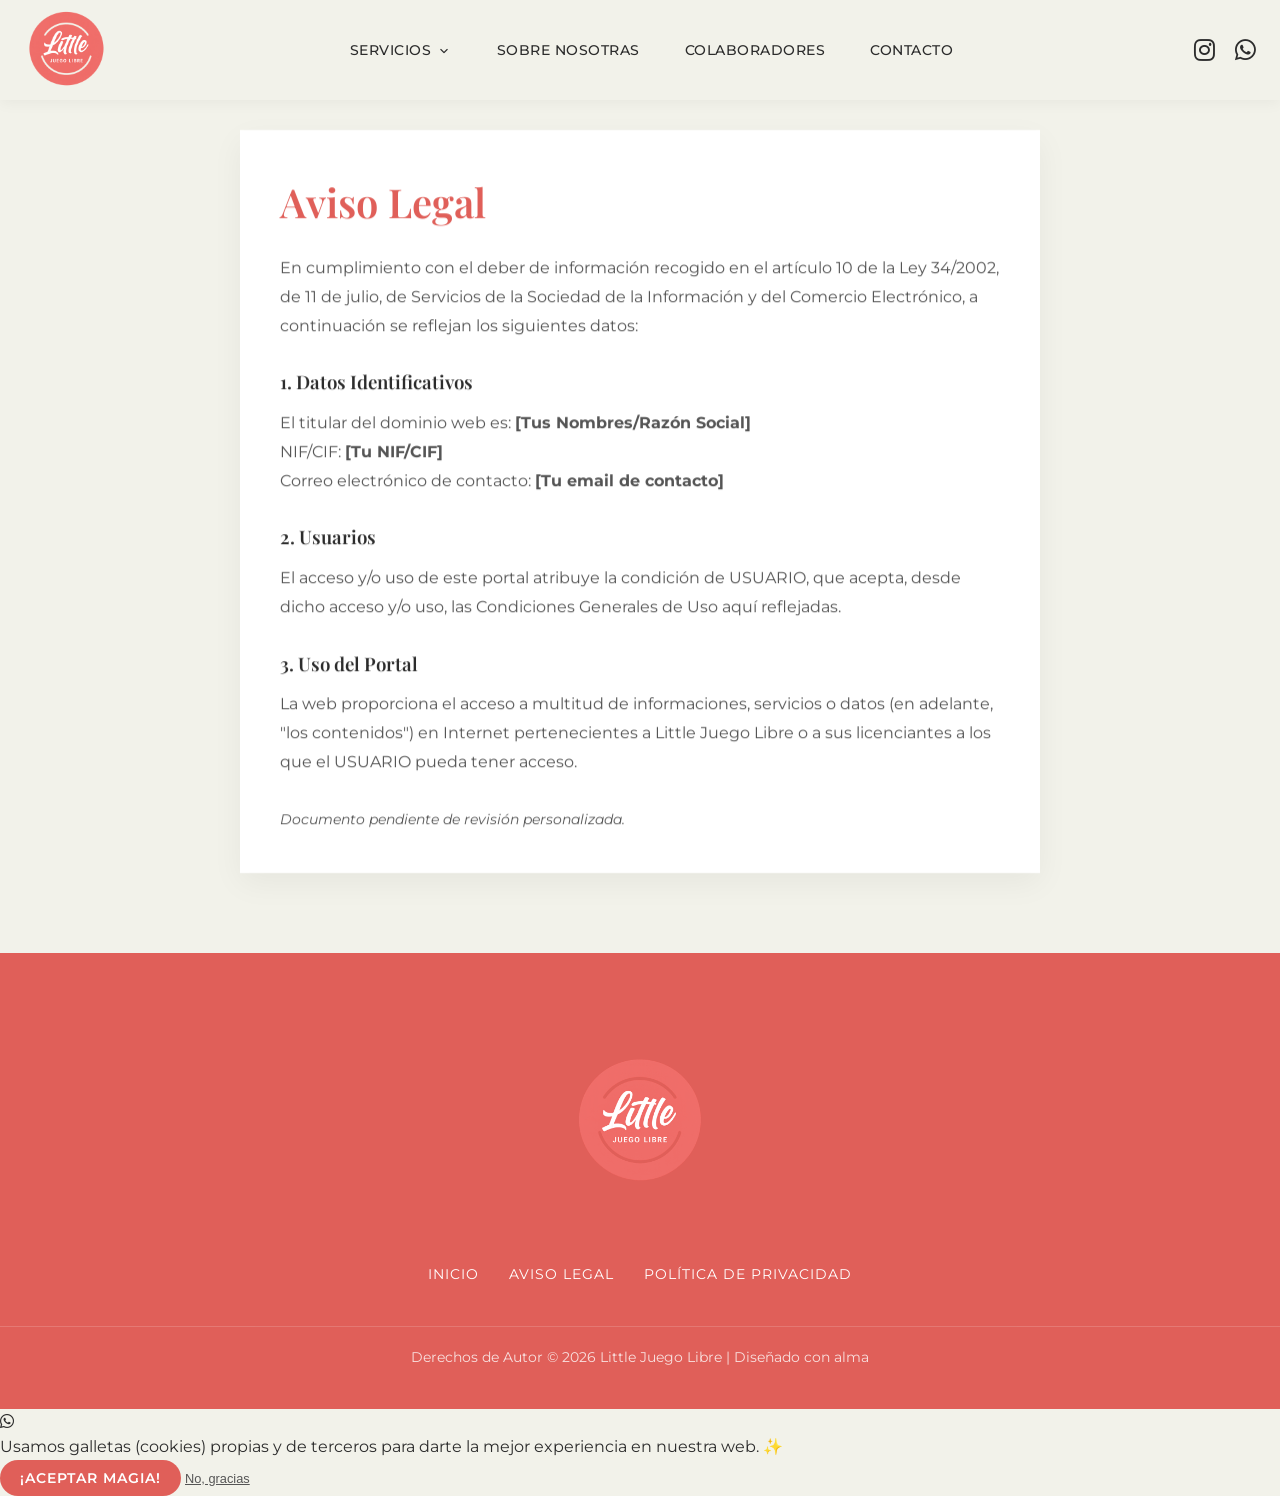
<file: aviso-legal.html>
<!DOCTYPE html>
<html lang="es">

<head>
    <meta charset="UTF-8">
    <meta name="viewport" content="width=device-width, initial-scale=1.0">
    <title>Aviso Legal | Little Juego Libre</title>
    <meta name="description" content="Aviso Legal de Little Juego Libre.">

    <link rel="preconnect" href="https://fonts.googleapis.com">
    <link rel="preconnect" href="https://fonts.gstatic.com" crossorigin>
    <link
        href="https://fonts.googleapis.com/css2?family=Montserrat:wght@400;500;600&family=Playfair+Display:ital,wght@0,400;0,600;0,700;1,400&display=swap"
        rel="stylesheet">
    <link rel="stylesheet"
        href="https://fonts.googleapis.com/css2?family=Material+Symbols+Rounded:opsz,wght,FILL,GRAD@24,400,0,0" />
    <link rel="stylesheet" href="https://cdnjs.cloudflare.com/ajax/libs/font-awesome/6.4.0/css/all.min.css" />
    <link rel="stylesheet" href="./css/style.css?v=14">
    <!-- Favicon & SEO -->
    <link rel="icon" href="./assets/logo.png" type="image/png">
</head>

<body>

    <!-- Navegación -->
    <header class="header" id="header">
        <div class="container nav-container">
            <a href="index.html" class="logo">
                <img src="./assets/logo.png" alt="Little Juego Libre" class="logo-img">
            </a>
            
            <nav class="nav-menu" id="nav-menu">
                <ul class="nav-list" style="position: relative;">
                    <li class="nav-item dropdown">
                        <a href="servicios.html" class="nav-link ">Servicios <span class="material-symbols-rounded" style="font-size: 16px; vertical-align: middle;">expand_more</span></a>
                        <ul class="dropdown-menu">
                            <li><a href="eventos.html" class="nav-link">Eventos</a></li>
                            <li><a href="cumpleanos.html" class="nav-link">Cumpleaños</a></li>
                            <li><a href="juegos-libres.html" class="nav-link">Juegos Libres</a></li>
                        </ul>
                    </li>
                    <li class="nav-item"><a href="sobre-nosotras.html" class="nav-link ">Sobre Nosotras</a></li>
                    <li class="nav-item"><a href="colaboradores.html" class="nav-link ">Colaboradores</a></li>
                    <li class="nav-item"><a href="contacto.html" class="nav-link ">Contacto</a></li>
                </ul>
                <div class="nav-mobile-social">
                    <a href="https://www.instagram.com/little_juegolibre" target="_blank" aria-label="Instagram"><i class="fa-brands fa-instagram"></i></a>
                    <a href="https://wa.me/34603919414" target="_blank" aria-label="WhatsApp"><i class="fa-brands fa-whatsapp"></i></a>
                </div>
            </nav>

            <div class="header-social desktop-only">
                <a href="https://www.instagram.com/little_juegolibre" target="_blank" aria-label="Instagram" class="nav-icon-delayed"><i
                        class="fa-brands fa-instagram" style="font-size: 24px;"></i></a>
                <a href="https://wa.me/34603919414" target="_blank" aria-label="WhatsApp" class="nav-icon-delayed"><i
                        class="fa-brands fa-whatsapp" style="font-size: 24px;"></i></a>
            </div>

            <button class="nav-toggle" id="nav-toggle" aria-label="Abrir menú">
                <span class="material-symbols-rounded">menu</span>
            </button>
        </div>
    </header>

    <main class="page-main" style="padding-top: 150px; padding-bottom: 80px;">
        <div class="container fade-in-up" style="max-width: 800px; background: white; padding: 40px; border-radius: var(--border-radius-lg); box-shadow: 0 10px 30px rgba(0,0,0,0.05);">
            <h1 style="font-family: var(--font-heading); font-size: 2.5rem; color: var(--color-accent-primary); margin-bottom: 20px;">Aviso Legal</h1>
            
            <div style="color: var(--color-text-light); font-size: 1rem; line-height: 1.8;">
                <p>En cumplimiento con el deber de información recogido en el artículo 10 de la Ley 34/2002, de 11 de julio, de Servicios de la Sociedad de la Información y del Comercio Electrónico, a continuación se reflejan los siguientes datos:</p>
                
                <h3 style="color: var(--color-text-main); margin-top: 25px; margin-bottom: 10px;">1. Datos Identificativos</h3>
                <p>El titular del dominio web es: <strong>[Tus Nombres/Razón Social]</strong></p>
                <p>NIF/CIF: <strong>[Tu NIF/CIF]</strong></p>
                <p>Correo electrónico de contacto: <strong>[Tu email de contacto]</strong></p>

                <h3 style="color: var(--color-text-main); margin-top: 25px; margin-bottom: 10px;">2. Usuarios</h3>
                <p>El acceso y/o uso de este portal atribuye la condición de USUARIO, que acepta, desde dicho acceso y/o uso, las Condiciones Generales de Uso aquí reflejadas.</p>

                <h3 style="color: var(--color-text-main); margin-top: 25px; margin-bottom: 10px;">3. Uso del Portal</h3>
                <p>La web proporciona el acceso a multitud de informaciones, servicios o datos (en adelante, "los contenidos") en Internet pertenecientes a Little Juego Libre o a sus licenciantes a los que el USUARIO pueda tener acceso.</p>
                
                <p style="margin-top: 30px; font-style: italic; font-size: 0.9rem;">Documento pendiente de revisión personalizada.</p>
            </div>
        </div>
    </main>

    <!-- Footer -->
    <footer class="footer" style="padding-top: 100px;">
        <div class="container footer-container">
            <div class="footer-col text-center">
                <img src="./assets/logo.png" alt="Little Juego Libre" class="footer-logo-img">
            </div>
            <div class="footer-nav">
                <ul class="footer-links">
                    <li><a href="index.html">Inicio</a></li>
                    <li><a href="aviso-legal.html">Aviso Legal</a></li>
                    <li><a href="politica-privacidad.html">Política de Privacidad</a></li>
                </ul>
            </div>
        </div>
        <div class="footer-bottom">
            <p><span>Derechos de Autor &copy; </span><span id="year"></span><span> Little Juego Libre | Diseñado con alma</span></p>
        </div>
    </footer>

    <script defer src="./js/main.js"></script>
</body>

</html>
</file>
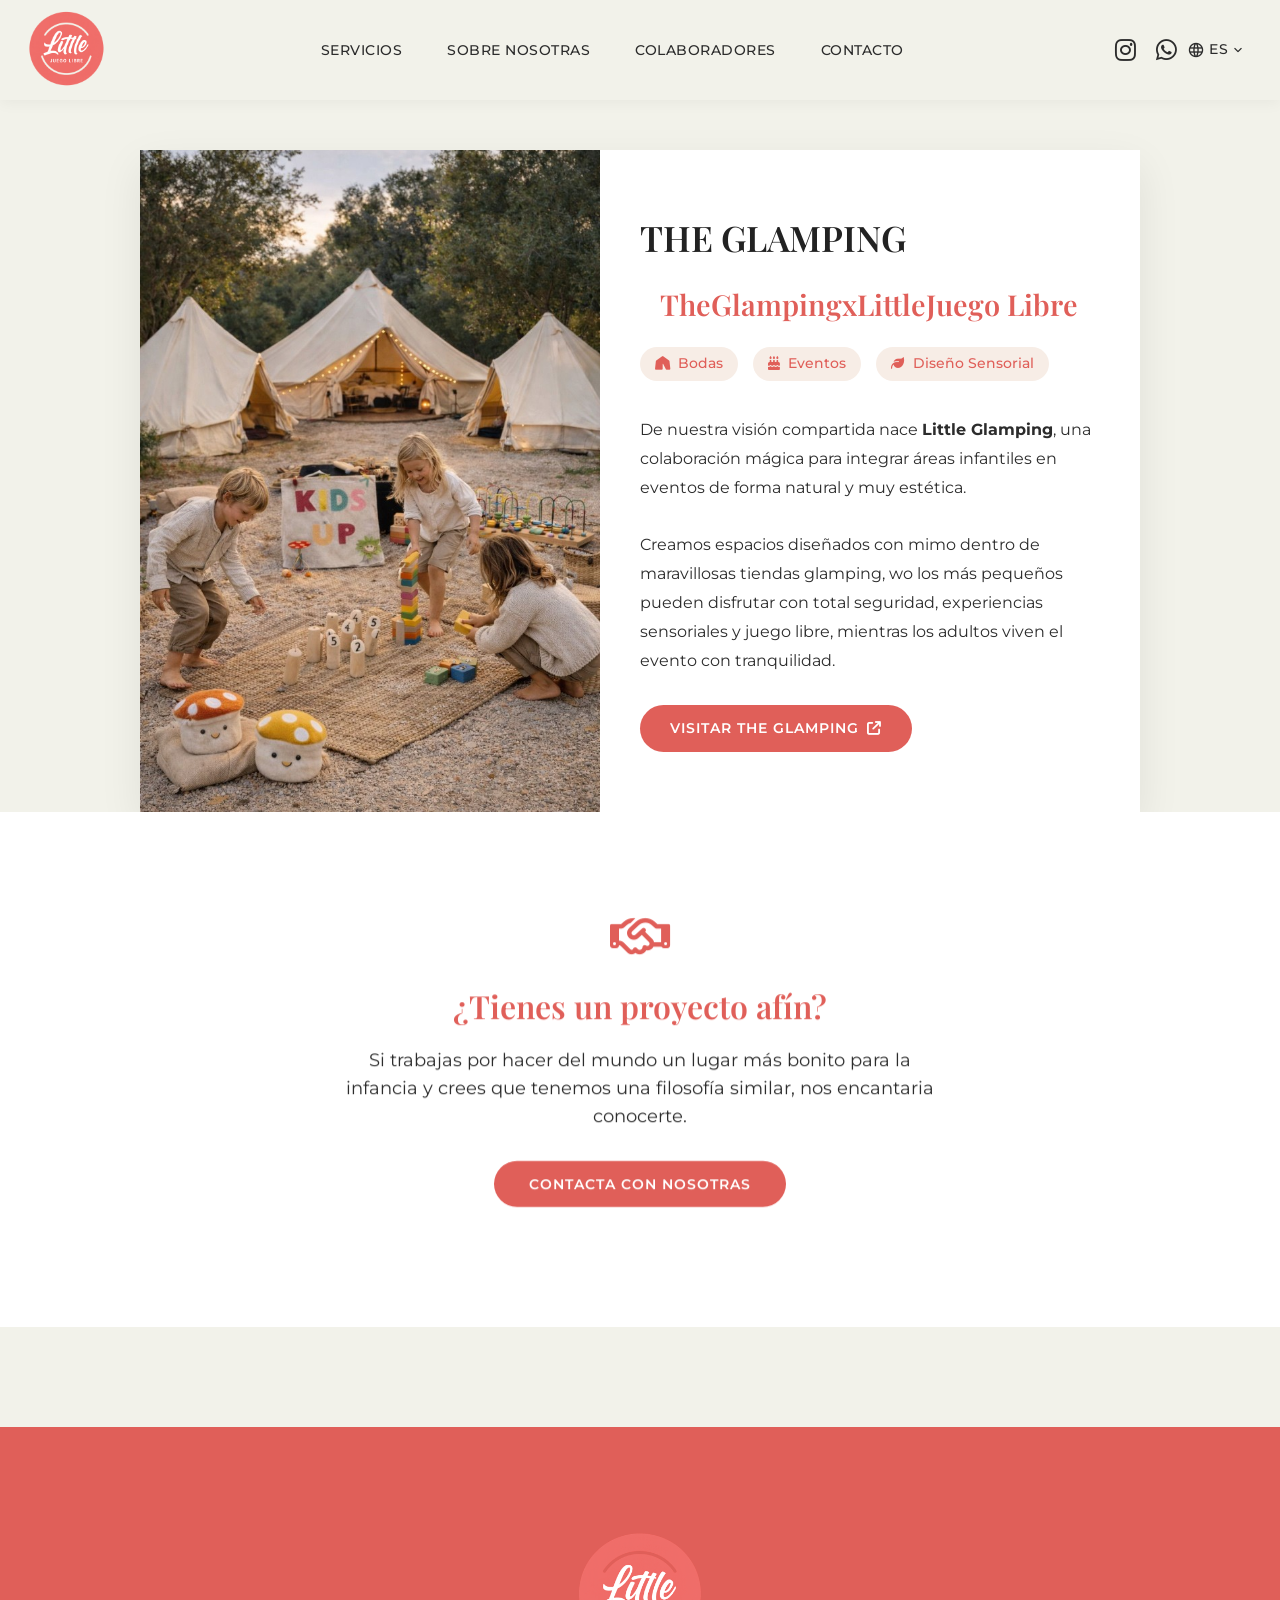
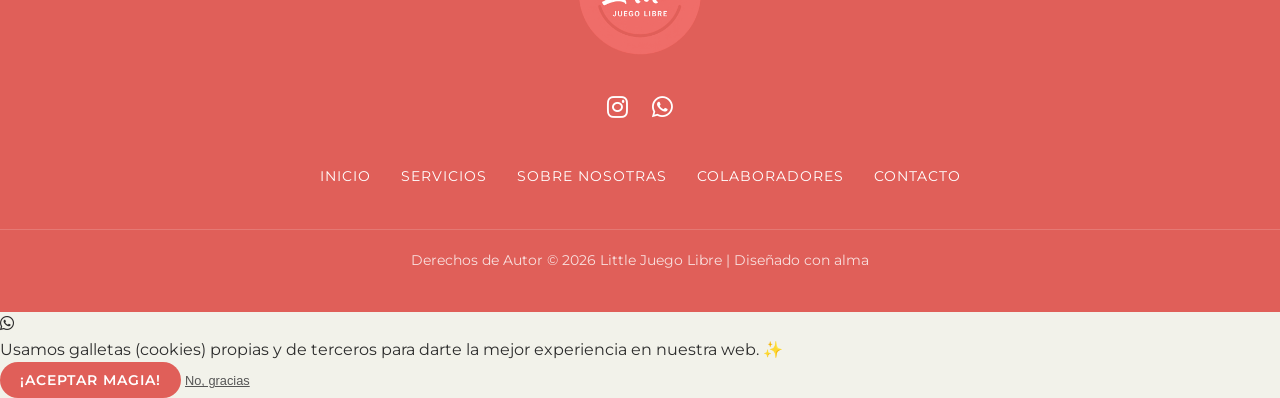
<file: colaboradores.html>
<!DOCTYPE html>
<html lang="es">

<head>
    <meta charset="UTF-8">
    <meta name="viewport" content="width=device-width, initial-scale=1.0">
    <title>Little Juego Libre | Colaboradores</title>
    <meta name="description"
        content="Nuestra comunidad de colaboradores y amigos de Little Juego Libre.">

    <link rel="preconnect" href="https://fonts.googleapis.com">
    <link rel="preconnect" href="https://fonts.gstatic.com" crossorigin>
    <link
        href="https://fonts.googleapis.com/css2?family=Montserrat:wght@400;500;600&family=Playfair+Display:ital,wght@0,400;0,600;0,700;1,400&display=swap"
        rel="stylesheet">
    <link rel="stylesheet"
        href="https://fonts.googleapis.com/css2?family=Material+Symbols+Rounded:opsz,wght,FILL,GRAD@24,400,0,0" />
    <link rel="stylesheet" href="https://cdnjs.cloudflare.com/ajax/libs/font-awesome/6.4.0/css/all.min.css" />
    <link rel="stylesheet" href="./css/style.css?v=14">
    <!-- Favicon & SEO -->
    <link rel="icon" href="./assets/logo.png" type="image/png">
    <meta property="og:title" content="Little Juego Libre">
    <meta property="og:description" content="Eventos personalizados y magia en cada rincón para los peques.">
    <meta property="og:image" content="./assets/logo-coral.jpg">
    <meta property="og:type" content="website">
</head>

<body>

    <!-- Navegación (Will be synced by script) -->
        <header class="header" id="header">
        <div class="container nav-container">
            <a href="index.html" class="logo">
                <img src="./assets/logo.png" alt="Little Juego Libre" class="logo-img">
            </a>
            
            <nav class="nav-menu" id="nav-menu">
                <ul class="nav-list" style="position: relative;">
                    <li class="nav-item dropdown">
                        <a href="servicios.html" class="nav-link " data-i18n="nav_services">Servicios <span class="material-symbols-rounded" style="font-size: 16px; vertical-align: middle;">expand_more</span></a>
                        <ul class="dropdown-menu">
                            <li><a href="eventos.html" class="nav-link" data-i18n="nav_events">Eventos</a></li>
                            <li><a href="cumpleanos.html" class="nav-link" data-i18n="nav_birthdays">Cumpleaños</a></li>
                            <li><a href="juegos-libres.html" class="nav-link" data-i18n="nav_play">Juegos Libres</a></li>
                        </ul>
                    </li>
                    <li class="nav-item"><a href="sobre-nosotras.html" class="nav-link " data-i18n="nav_about">Sobre Nosotras</a></li>
                    <li class="nav-item"><a href="colaboradores.html" class="nav-link active" data-i18n="nav_collab">Colaboradores</a></li>
                    <li class="nav-item"><a href="contacto.html" class="nav-link " data-i18n="nav_contact">Contacto</a></li>
                </ul>
                <div class="nav-mobile-social">
                    <a href="https://www.instagram.com/little_juegolibre" target="_blank" aria-label="Instagram"><i class="fa-brands fa-instagram"></i></a>
                    <a href="https://wa.me/34603919414" target="_blank" aria-label="WhatsApp"><i class="fa-brands fa-whatsapp"></i></a>
                </div>
            </nav>

            <div class="header-social desktop-only">
                <a href="https://www.instagram.com/little_juegolibre" target="_blank" aria-label="Instagram" class="nav-icon-delayed"><i
                        class="fa-brands fa-instagram" style="font-size: 24px;"></i></a>
                <a href="https://wa.me/34603919414" target="_blank" aria-label="WhatsApp" class="nav-icon-delayed"><i
                        class="fa-brands fa-whatsapp" style="font-size: 24px;"></i></a>
            </div>

            <div class="custom-language-selector" id="language-selector-container">
                <div class="language-selected" id="language-selected">
                    <span class="material-symbols-rounded" style="font-size: 18px; margin-right: 4px;">language</span>
                    <span class="lang-text" id="current-lang-text">ES</span>
                    <span class="material-symbols-rounded" style="font-size: 16px; margin-left: 2px;">expand_more</span>
                </div>
                <ul class="language-options" id="language-options">
                    <li data-value="es">ES</li>
                    <li data-value="en">EN</li>
                    <li data-value="de">DE</li>
                    <li data-value="fr">FR</li>
                    <li data-value="ca">CA</li>
                </ul>
            </div>

            <button class="nav-toggle" id="nav-toggle" aria-label="Abrir menú">
                <span class="material-symbols-rounded">menu</span>
            </button>
        </div>
    </header>

    <main>
        <!-- Collaborators Section -->
        <section class="collaborator-section" style="padding-top: 150px;">
            <div class="container">
                
                <!-- The Glamping Card -->
                <div class="collaborator-card fade-in-up">
                    <div class="collaborator-image">
                        <!-- We use an aesthetic temporary image representing a glamping tent -->
                        <img loading="lazy" decoding="async" src="./assets/colab-glamping-new.jpg" alt="The Glamping Tents">
                    </div>
                    
                    <div class="collaborator-content">
                        <!-- Placeholder text for their logo, as we don't have the image file yet. Using a stylish H3 instead -->
                        <h2 style="font-family: var(--font-heading); font-size: 2.2rem; margin-bottom: 15px; color: #222;" data-i18n="colab_card_title">THE GLAMPING</h2>
                        <h3 class="collaborator-title glamping-morph-title">
                            <span class="g-hide" data-i18n="colab_the">The </span>
                            <span class="g-stay-glamping">Glamping</span>
                            <span class="g-hide"> x </span>
                            <span class="g-stay-little">Little</span>
                            <span class="g-hide" data-i18n="colab_play_suffix"> Juego Libre</span>
                        </h3>
                        
                        <div class="synergy-tags">
                            <span class="synergy-tag"><i class="fa-solid fa-tent"></i> <span data-i18n="colab_synergy_1">Bodas</span></span>
                            <span class="synergy-tag"><i class="fa-solid fa-cake-candles"></i> <span data-i18n="colab_synergy_2">Eventos</span></span>
                            <span class="synergy-tag"><i class="fa-solid fa-leaf"></i> <span data-i18n="colab_synergy_3">Diseño Sensorial</span></span>
                        </div>

                        <p class="collaborator-desc" data-i18n="colab_desc">
                            De nuestra visión compartida nace <strong>Little Glamping</strong>, una colaboración mágica para integrar áreas infantiles en eventos de forma natural y muy estética. <br><br>
                            Creamos espacios diseñados con mimo dentro de maravillosas tiendas glamping, donde los más pequeños pueden disfrutar con total seguridad, experiencias sensoriales y juego libre, mientras los adultos viven el evento con tranquilidad.
                        </p>
                        
                        <div>
                            <a href="https://www.theglamping.es/little-juegolibre" target="_blank" class="btn btn-primary" style="padding: 12px 30px; border-radius: 30px;">
                                <span data-i18n="colab_btn">Visitar The Glamping</span> <i class="fa-solid fa-arrow-up-right-from-square" style="margin-left: 8px;"></i>
                            </a>
                        </div>
                    </div>
                </div>


            </div>

            <!-- CTA for future partners -->
            <div class="cta-collaborate fade-in-up delay-2">
                <i class="fa-regular fa-handshake" style="font-size: 3rem; color: var(--color-accent-primary); margin-bottom: 20px;"></i>
                <h3 style="font-family: var(--font-heading); font-size: 2rem; color: var(--color-accent-primary); margin-bottom: 15px;" data-i18n="colab_cta_title">¿Tienes un proyecto afín?</h3>
                <p style="color: var(--color-text-main); font-size: 1.1rem; max-width: 600px; margin: 0 auto 30px; line-height: 1.6;" data-i18n="colab_cta_desc">
                    Si trabajas por hacer del mundo un lugar más bonito para la infancia y crees que tenemos una filosofía similar, nos encantaría conocerte.
                </p>
                <a href="contacto.html" class="btn btn-primary" style="padding: 12px 35px; border-radius: 30px;" data-i18n="colab_cta_btn">Contacta con Nosotras</a>
            </div>
        </section>

    </main>

    <!-- Footer (Will be synced by script) -->
        <footer class="footer" style="padding-top: 100px;">
        <div class="container footer-container">
            <div class="footer-col text-center">
                <!-- âœ¦ 3D GLOBE (WebGL) âœ¦ -->
                <img src="./assets/logo.png" alt="Little Juego Libre" class="footer-logo-img">
                <div class="social-links justify-center">
                    <a href="https://www.instagram.com/little_juegolibre" target="_blank" aria-label="Instagram"><i
                            class="fa-brands fa-instagram" style="font-size: 24px;"></i></a>
                    <a href="https://wa.me/34603919414" target="_blank" aria-label="WhatsApp"><i
                            class="fa-brands fa-whatsapp" style="font-size: 24px;"></i></a>
                </div>
            </div>

            <div class="footer-nav">
                <ul class="footer-links">
                    <li><a href="index.html" data-i18n="nav_home">Inicio</a></li>
                    <li><a href="servicios.html" data-i18n="nav_services">Servicios</a></li>
                    <li><a href="sobre-nosotras.html" data-i18n="nav_about">Sobre Nosotras</a></li>
                    <li><a href="colaboradores.html" data-i18n="nav_collab">Colaboradores</a></li>
                    <li><a href="contacto.html" data-i18n="nav_contact">Contacto</a></li>
                </ul>
            </div>
        </div>
        <div class="footer-bottom">
            <p><span data-i18n="footer_rights">Derechos de Autor &copy; </span><span id="year"></span><span
                    data-i18n="footer_designed"> Little Juego Libre | Diseñado con alma</span></p>
        </div>
    </footer>

    <!-- Language Translation Scripts -->
    <script defer src="./js/translations.js"></script>
    <script defer src="./js/language.js"></script>
    <script defer src="./js/main.js"></script>
</body>

</html>
</file>
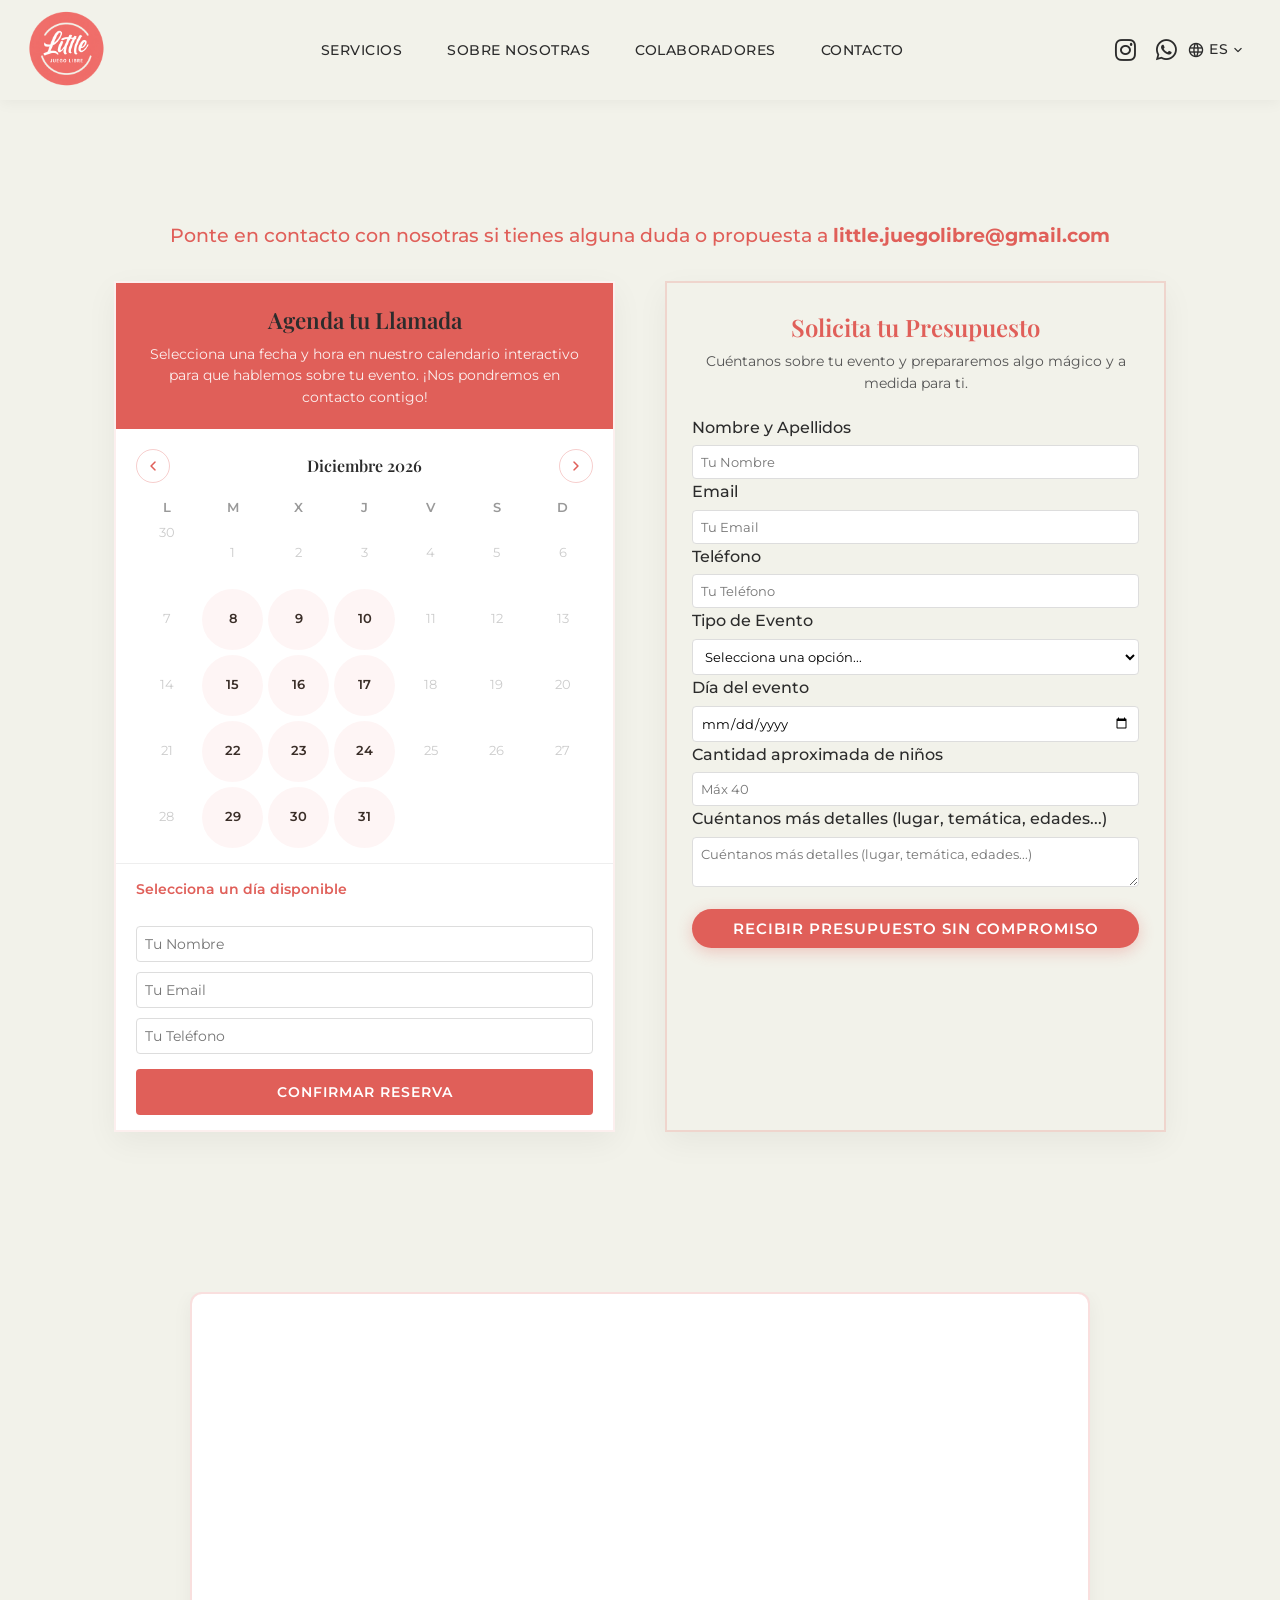
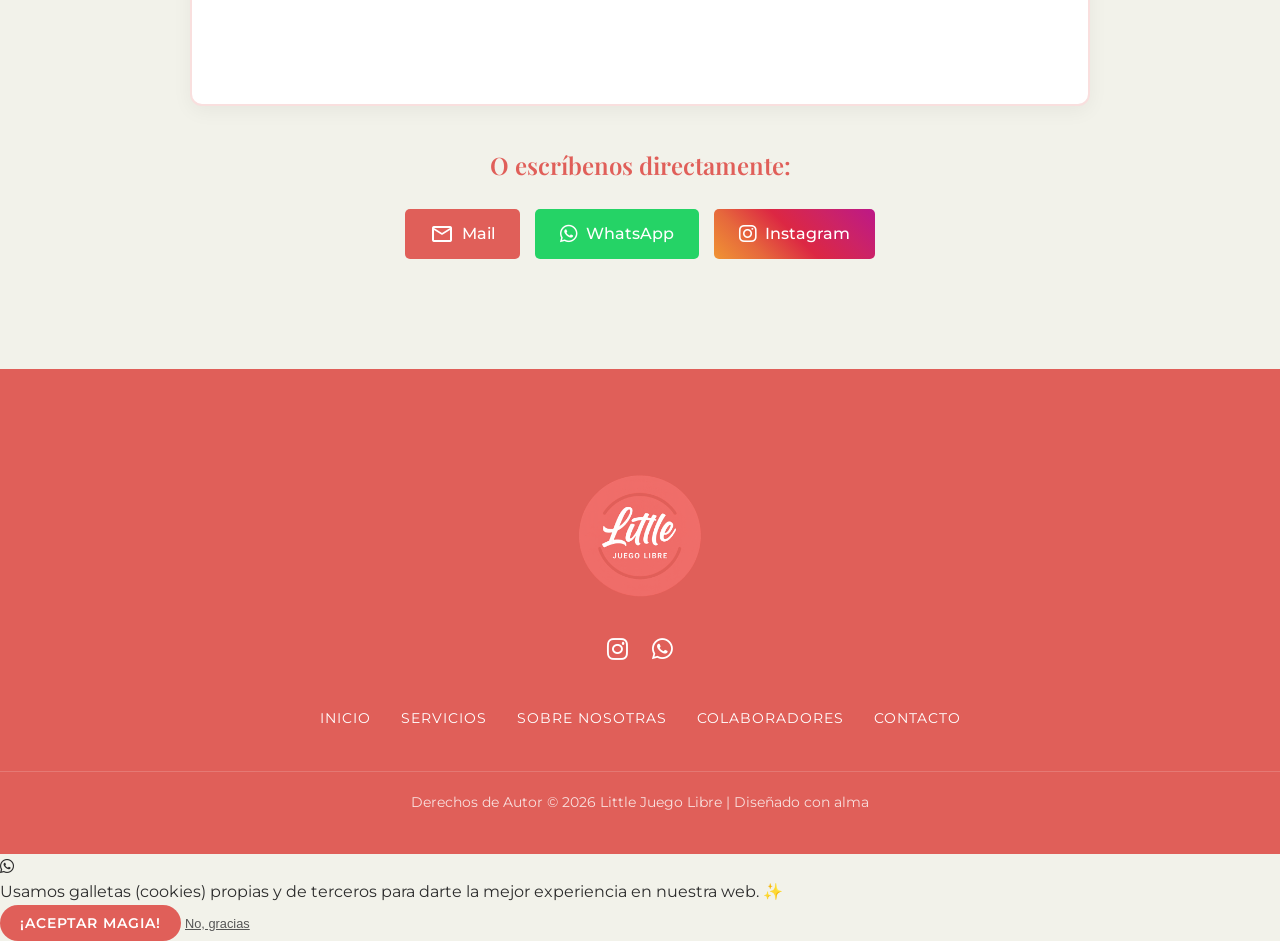
<file: contacto.html>
<!DOCTYPE html>
<html lang="es">

<head>
    <meta charset="UTF-8">
    <meta name="viewport" content="width=device-width, initial-scale=1.0">
    <title>Contacto | Little Juego Libre</title>
    <meta name="description" content="Contacta con Little Juego Libre para organizar tu prï¿½ximo evento en Mallorca.">

    <link rel="preconnect" href="https://fonts.googleapis.com">
    <link rel="preconnect" href="https://fonts.gstatic.com" crossorigin>
    <link
        href="https://fonts.googleapis.com/css2?family=Montserrat:wght@400;500;600&family=Playfair+Display:ital,wght@0,400;0,600;0,700;1,400&display=swap"
        rel="stylesheet">
    <link rel="stylesheet"
        href="https://fonts.googleapis.com/css2?family=Material+Symbols+Rounded:opsz,wght,FILL,GRAD@24,400,0,0" />
    <link rel="stylesheet" href="https://cdnjs.cloudflare.com/ajax/libs/font-awesome/6.4.0/css/all.min.css" />
    <link rel="stylesheet" href="./css/style.css?v=14">

    <style>
        /* ===== BOOKING CALENDAR STYLES ===== */
        .btn-cal-nav {
            background: none;
            border: 1px solid rgba(224,95,89,0.3);
            border-radius: 50%;
            width: 34px; height: 34px;
            display: flex; align-items: center; justify-content: center;
            cursor: pointer;
            color: var(--color-accent-primary);
            transition: background 0.2s, border-color 0.2s;
            padding: 0;
            flex-shrink: 0;
        }
        .btn-cal-nav:hover {
            background: rgba(224,95,89,0.1);
            border-color: var(--color-accent-primary);
        }
        .btn-cal-nav .material-symbols-rounded { font-size: 20px; }

        .cal-day {
            padding: 6px 2px;
            border-radius: 50%;
            cursor: default;
            color: #ccc;
            font-size: 0.8rem;
            line-height: 1;
            aspect-ratio: 1;
            display: flex;
            align-items: center;
            justify-content: center;
        }
        .cal-day.available {
            color: #3a2e28;
            cursor: pointer;
            font-weight: 600;
            background: rgba(224,95,89,0.06);
            border-radius: 50%;
            transition: background 0.2s, color 0.2s;
        }
        .cal-day.available:hover {
            background: rgba(224,95,89,0.18);
            color: var(--color-accent-primary);
        }
        .cal-day.available.selected {
            background: var(--color-accent-primary);
            color: white !important;
        }

        .btn-time {
            background: white;
            border: 1.5px solid rgba(224,95,89,0.3);
            border-radius: 20px;
            padding: 6px 14px;
            font-size: 0.82rem;
            font-weight: 600;
            cursor: pointer;
            color: #3a2e28;
            transition: all 0.2s;
            font-family: var(--font-body);
        }
        .btn-time:hover { border-color: var(--color-accent-primary); color: var(--color-accent-primary); }
        .btn-time.selected {
            background: var(--color-accent-primary);
            border-color: var(--color-accent-primary);
            color: white;
        }

        @media (max-width: 768px) {
            .contact-layout { grid-template-columns: 1fr !important; }
        }
    </style>
    <!-- Favicon & SEO -->
    <link rel="icon" href="./assets/logo.png" type="image/png">
    <meta property="og:title" content="Little Juego Libre">
    <meta property="og:description" content="Eventos personalizados y magia en cada rincón para los peques.">
    <meta property="og:image" content="./assets/logo-coral.jpg">
    <meta property="og:type" content="website">
</head>

<body class="bg-white">

    <!-- Navegaciï¿½n -->
    <header class="header" id="header">
        <div class="container nav-container">
            <a href="index.html" class="logo">
                <img src="./assets/logo.png" alt="Little Juego Libre" class="logo-img">
            </a>
            
            <nav class="nav-menu" id="nav-menu">
                <ul class="nav-list" style="position: relative;">
                    <li class="nav-item dropdown">
                        <a href="servicios.html" class="nav-link " data-i18n="nav_services">Servicios <span class="material-symbols-rounded" style="font-size: 16px; vertical-align: middle;">expand_more</span></a>
                        <ul class="dropdown-menu">
                            <li><a href="eventos.html" class="nav-link" data-i18n="nav_events">Eventos</a></li>
                            <li><a href="cumpleanos.html" class="nav-link" data-i18n="nav_birthdays">Cumpleaños</a></li>
                            <li><a href="juegos-libres.html" class="nav-link" data-i18n="nav_play">Juegos Libres</a></li>
                        </ul>
                    </li>
                    <li class="nav-item"><a href="sobre-nosotras.html" class="nav-link " data-i18n="nav_about">Sobre Nosotras</a></li>
                    <li class="nav-item"><a href="colaboradores.html" class="nav-link " data-i18n="nav_collab">Colaboradores</a></li>
                    <li class="nav-item"><a href="contacto.html" class="nav-link active" data-i18n="nav_contact">Contacto</a></li>
                </ul>
                <div class="nav-mobile-social">
                    <a href="https://www.instagram.com/little_juegolibre" target="_blank" aria-label="Instagram"><i class="fa-brands fa-instagram"></i></a>
                    <a href="https://wa.me/34603919414" target="_blank" aria-label="WhatsApp"><i class="fa-brands fa-whatsapp"></i></a>
                </div>
            </nav>

            <div class="header-social desktop-only">
                <a href="https://www.instagram.com/little_juegolibre" target="_blank" aria-label="Instagram" class="nav-icon-delayed"><i
                        class="fa-brands fa-instagram" style="font-size: 24px;"></i></a>
                <a href="https://wa.me/34603919414" target="_blank" aria-label="WhatsApp" class="nav-icon-delayed"><i
                        class="fa-brands fa-whatsapp" style="font-size: 24px;"></i></a>
            </div>

            <div class="custom-language-selector" id="language-selector-container">
                <div class="language-selected" id="language-selected">
                    <span class="material-symbols-rounded" style="font-size: 18px; margin-right: 4px;">language</span>
                    <span class="lang-text" id="current-lang-text">ES</span>
                    <span class="material-symbols-rounded" style="font-size: 16px; margin-left: 2px;">expand_more</span>
                </div>
                <ul class="language-options" id="language-options">
                    <li data-value="es">ES</li>
                    <li data-value="en">EN</li>
                    <li data-value="de">DE</li>
                    <li data-value="fr">FR</li>
                    <li data-value="ca">CA</li>
                </ul>
            </div>

            <button class="nav-toggle" id="nav-toggle" aria-label="Abrir menú">
                <span class="material-symbols-rounded">menu</span>
            </button>
        </div>
    </header>

    <main style="padding-top: 120px; padding-bottom: 50px;">
        <section class="section contact">
            <div class="container fade-in-up">

                <!-- Encabezado de Contacto -->
                <div class="text-center" style="margin-bottom: 30px;">
                    <p style="color: var(--color-accent-primary); font-weight: 500; font-size: 1.2rem;"><span
                            data-i18n="contact_subtitle">Ponte en contacto con nosotras si tienes alguna duda o propuesta a</span>
                        <strong>little.juegolibre@gmail.com</strong>
                    </p>
                </div>

                <!-- Layout Principal a dos columnas -->
                <div class="contact-layout"
                    style="display: grid; grid-template-columns: 1fr 1fr; gap: 50px; align-items: stretch; margin-bottom: 60px;">
                    <!-- Columna Izquierda: Calendario -->
                    <div class="contact-left">
                        <div id="booking-calendar" class="calendar-card"
                            style="background: white; border-radius: var(--border-radius-lg); overflow: hidden; box-shadow: 0 10px 30px rgba(0,0,0,0.05); border: 2px solid rgba(224,95,89,0.1); height: 100%; display: flex; flex-direction: column;">

                            <!-- Header -->
                            <div class="calendar-header"
                                style="background: var(--color-accent-primary); color: white; padding: 20px; text-align: center;">
                                <h3 style="margin: 0; font-family: var(--font-heading); font-size: 1.4rem;"
                                    data-i18n="contact_book_call">Agenda tu Llamada</h3>
                                <p style="margin: 5px 0 0; font-size: 0.85rem; opacity: 0.9;" data-i18n="contact_book_desc">
                                    Selecciona un día y hora para hablar.</p>
                            </div>

                            <form id="call-form" action="https://formsubmit.co/little.juegolibre@gmail.com" method="POST" style="flex-grow: 1; display: flex; flex-direction: column;">

                                <!-- Month navigation -->
                                <div style="padding: 20px 20px 0; flex-grow: 1;">
                                    <div style="display: flex; justify-content: space-between; align-items: center; margin-bottom: 15px;">
                                        <button type="button" id="prev-month" class="btn-cal-nav"><span class="material-symbols-rounded">chevron_left</span></button>
                                        <h4 id="current-month-display" style="margin: 0; font-family: var(--font-heading);"></h4>
                                        <button type="button" id="next-month" class="btn-cal-nav"><span class="material-symbols-rounded">chevron_right</span></button>
                                    </div>

                                    <!-- Dynamic calendar grid (days injected by JS) -->
                                    <div id="calendar-days-grid" style="display: grid; grid-template-columns: repeat(7, 1fr); gap: 5px; text-align: center; font-size: 0.8rem;"></div>
                                </div>

                                <!-- Time slots + form fields -->
                                <div class="time-slots" style="padding: 15px 20px 15px; border-top: 1px solid #eee; margin-top: 15px;">
                                    <p id="date-label" style="margin: 0 0 10px; font-weight: 600; font-size: 0.85rem; color: var(--color-accent-primary);">Selecciona un día disponible</p>
                                    <div style="display: flex; gap: 8px; flex-wrap: wrap; margin-bottom: 15px;"></div>
                                    <input type="hidden" name="Fecha_Llamada" id="selected-date" value="">

                                    <div style="margin-bottom: 10px;">
                                        <input type="text" name="Nombre_Cliente" data-i18n="contact_form_name_ph" placeholder="Tu Nombre" required style="width: 100%; padding: 8px; border: 1px solid #ddd; border-radius: var(--border-radius-sm); font-family: var(--font-body); font-size: 0.9rem; box-sizing: border-box;">
                                    </div>
                                    <div style="margin-bottom: 10px;">
                                        <input type="email" name="Email_Cliente" data-i18n="contact_form_email_ph" placeholder="Tu Email" required style="width: 100%; padding: 8px; border: 1px solid #ddd; border-radius: var(--border-radius-sm); font-family: var(--font-body); font-size: 0.9rem; box-sizing: border-box;">
                                    </div>
                                    <div style="margin-bottom: 15px;">
                                        <input type="tel" name="Telefono_Cliente" data-i18n="contact_form_phone_ph" placeholder="Tu Teléfono" required style="width: 100%; padding: 8px; border: 1px solid #ddd; border-radius: var(--border-radius-sm); font-family: var(--font-body); font-size: 0.9rem; box-sizing: border-box;">
                                    </div>

                                    <!-- FormSubmit config -->
                                    <input type="hidden" name="_subject" value="Nueva Llamada Agendada en Little!">
                                    <input type="hidden" name="_captcha" value="false">
                                    <input type="hidden" name="_template" value="table">

                                    <button type="submit" id="call-submit-btn" class="btn btn-primary btn-full" data-i18n="contact_btn_confirm">Confirmar Reserva</button>
                                </div>

                                <!-- Success message (hidden until form submitted) -->
                                <div id="call-success-msg" style="display: none; padding: 30px 20px; text-align: center;">
                                    <span class="material-symbols-rounded" style="font-size: 3rem; color: #4CAF50; display: block; margin-bottom: 12px;">check_circle</span>
                                    <h4 style="color: #3a2e28; font-family: var(--font-heading); margin-bottom: 8px;">¡Reserva confirmada!</h4>
                                    <p style="color: #7a6a62; font-size: 0.9rem; margin-bottom: 16px;">Te escribiremos pronto para confirmar los detalles.</p>
                                    <a id="google-cal-link" href="#" target="_blank" class="btn btn-primary" style="display: inline-flex; align-items: center; gap: 8px; text-decoration: none; border-radius: 30px; padding: 10px 22px; font-size: 0.85rem;">
                                        <span class="material-symbols-rounded" style="font-size: 18px;">calendar_add_on</span>
                                        Añadir a Google Calendar
                                    </a>
                                </div>

                            </form>
                        </div>
                    </div>


                    <div class="contact-right">
                        <div class="quote-container bg-white"
                            style="border: 2px solid rgba(224,95,89,0.2); padding: 25px; text-align: left; border-radius: var(--border-radius-lg); height: 100%; box-shadow: 0 10px 30px rgba(0,0,0,0.05); display: flex; flex-direction: column;">
                            <div style="text-align: center; margin-bottom: 20px;">
                                <h3 style="color: var(--color-accent-primary); font-family: var(--font-heading); font-size: 1.5rem; margin-bottom: 5px;"
                                    data-i18n="contact_quote_title">Solicita tu Presupuesto</h3>
                                <p style="color: var(--color-text-light); font-size: 0.85rem;"
                                    data-i18n="contact_quote_desc">Cuntanos sobre tu evento y prepararemos algo mgico para ti.</p>
                            </div>
                            <form action="https://formsubmit.co/little.juegolibre@gmail.com" method="POST" class="quote-form" style="flex-grow: 1;">
                                <!-- FormSubmit Configuration -->
                                <input type="hidden" name="_subject" value="Nueva solicitud de Presupuesto en Little Juego Libre!">
                                <input type="hidden" name="_next" value="https://tonip8.github.io/little/contacto.html">
                                <input type="hidden" name="_captcha" value="false">
                                
                                <div>
                                    <label for="name" style="display: block; margin-bottom: 5px; font-weight: 500; color: var(--color-text-main);" data-i18n="contact_form_name">Nombre y Apellidos</label>
                                    <input type="text" id="name" name="Nombre" data-i18n="contact_form_name_ph" placeholder="Tu Nombre" style="width: 100%; padding: 8px; border: 1px solid #ddd; border-radius: var(--border-radius-sm); font-family: var(--font-body);" required>
                                </div>
                                <div>
                                    <label for="email" style="display: block; margin-bottom: 5px; font-weight: 500; color: var(--color-text-main);" data-i18n="contact_form_email">Email</label>
                                    <input type="email" id="email" name="Email" data-i18n="contact_form_email_ph" placeholder="Tu Email" style="width: 100%; padding: 8px; border: 1px solid #ddd; border-radius: var(--border-radius-sm); font-family: var(--font-body);" required>
                                </div>
                                <div>
                                    <label for="phone" style="display: block; margin-bottom: 5px; font-weight: 500; color: var(--color-text-main);" data-i18n="contact_form_phone">Telfono</label>
                                    <input type="tel" id="phone" name="Telfono" data-i18n="contact_form_phone_ph" placeholder="Tu Telfono" style="width: 100%; padding: 8px; border: 1px solid #ddd; border-radius: var(--border-radius-sm); font-family: var(--font-body);" required>
                                </div>
                                <div>
                                    <label for="event_type" style="display: block; margin-bottom: 5px; font-weight: 500; color: var(--color-text-main);" data-i18n="contact_form_event">Tipo de Evento</label>
                                    <select id="event_type" name="Tipo_Evento" style="width: 100%; padding: 8px; border: 1px solid #ddd; border-radius: var(--border-radius-sm); font-family: var(--font-body); background-color: white;" required>
                                        <option value="" disabled selected data-i18n="contact_form_event_select">Selecciona...</option>
                                        <option value="Cumpleaños en Little" data-i18n="contact_form_event_bday_little">Cumpleaños en Little</option>
                                        <option value="Cumpleaños a domicilio" data-i18n="contact_form_event_bday_home">Cumpleaños a domicilio</option>
                                        <option value="Eventos" data-i18n="contact_form_event_others">Eventos (ej: Bodas, comuniones, etc)</option>
                                        <option value="Escuelas Infantiles" data-i18n="contact_form_event_schools">Escuelas Infantiles</option>
                                    </select>
                                </div>
                                <div style="grid-column: 1 / 2;">
                                    <label for="date" style="display: block; margin-bottom: 5px; font-weight: 500; color: var(--color-text-main);" data-i18n="contact_form_date">Da del evento</label>
                                    <input type="date" id="date" name="Fecha_Evento" style="width: 100%; padding: 8px; border: 1px solid #ddd; border-radius: var(--border-radius-sm); font-family: var(--font-body);" required>
                                </div>
                                <div style="grid-column: 2 / 3;">
                                    <label for="kids" style="display: block; margin-bottom: 5px; font-weight: 500; color: var(--color-text-main);" data-i18n="contact_form_kids">Cantidad de nios</label>
                                    <input type="number" id="kids" name="Max_Nios" min="1" max="40" data-i18n="contact_form_kids_ph" placeholder="Mx 40" style="width: 100%; padding: 8px; border: 1px solid #ddd; border-radius: var(--border-radius-sm); font-family: var(--font-body);" required>
                                </div>
                                <div style="grid-column: 1 / -1;">
                                    <label for="comments" style="display: block; margin-bottom: 5px; font-weight: 500; color: var(--color-text-main);" data-i18n="contact_form_comments">Destaqus (lugar, temtica...)</label>
                                    <textarea id="comments" name="Comentarios" data-i18n="contact_form_comments_ph" placeholder="Escribe aquí tus comentarios..." rows="2" style="width: 100%; padding: 8px; border: 1px solid #ddd; border-radius: var(--border-radius-sm); font-family: var(--font-body); resize: vertical;"></textarea>
                                </div>
                                <div style="grid-column: 1 / -1; text-align: center; margin-top: 15px;">
                                    <button type="submit" class="btn btn-primary btn-full" style="padding: 10px 20px; font-size: 0.95rem; border-radius: 30px; box-shadow: 0 4px 15px rgba(224,95,89,0.3);" data-i18n="contact_form_submit">Recibir Presupuesto</button>
                                </div>
                            </form>
                        </div>
                    </div>
                </div>
            </div>
        </section>

        <!-- Ubicaciï¿½n / Mapa -->
        <section class="section map" style="padding: 0 0 60px;">
            <div class="container">
                <div class="map-container" style="max-width: 900px; margin: 0 auto;">
                    <div style="border: 2px solid rgba(224,95,89,0.2); padding: 5px; background: white; border-radius: var(--border-radius-md); box-shadow: 0 5px 20px rgba(0,0,0,0.05); overflow: hidden;">
                        <iframe src="https://www.google.com/maps/embed?pb=!1m18!1m12!1m3!1d3004.606708687786!2d2.6373752766861444!3d39.578665005510255!2m3!1f0!2f0!3f0!3m2!1i1024!2i768!4f13.1!3m3!1m2!1s0x12979261fc599b4d%3A0xa6187cc8add82245!2sCarrer%20Tarragona%2C%202%2C%20Ponent%2C%2007011%20Palma%2C%20Illes%20Balears!5e0!3m2!1sen!2ses!4v1700000000000!5m2!1sen!2ses" width="100%" height="400" style="border:0; display: block;" allowfullscreen="" loading="lazy"></iframe>
                    </div>
                </div>

                <!-- Enlaces Directos -->
                <div class="direct-contact-links text-center" style="margin-top: 40px;">
                    <h4 style="color: var(--color-accent-primary); margin-bottom: 25px; font-size: 1.5rem;" data-i18n="contact_or_write">O escrï¿½benos directamente:</h4>
                    <div style="display: flex; gap: 15px; justify-content: center; flex-wrap: wrap;">
                        <a href="mailto:little.juegolibre@gmail.com" class="social-btn" style="background-color: var(--color-accent-primary); color: white; border-radius: 5px; padding: 12px 25px; display: inline-flex; align-items: center; text-decoration: none; font-weight: 500;">
                            <span class="material-symbols-rounded" style="margin-right: 8px;">mail</span> <span data-i18n="contact_mail">Mail</span>
                        </a>
                        <a href="https://wa.me/34603919414" target="_blank" class="social-btn" style="background-color: #25D366; color: white; border-radius: 5px; padding: 12px 25px; display: inline-flex; align-items: center; text-decoration: none; font-weight: 500;">
                            <i class="fa-brands fa-whatsapp" style="font-size: 20px; margin-right: 8px;"></i> WhatsApp
                        </a>
                        <a href="https://www.instagram.com/little_juegolibre" target="_blank" class="social-btn" style="background: linear-gradient(45deg, #f09433 0%, #e6683c 25%, #dc2743 50%, #cc2366 75%, #bc1888 100%); color: white; border-radius: 5px; padding: 12px 25px; display: inline-flex; align-items: center; text-decoration: none; font-weight: 500;">
                            <i class="fa-brands fa-instagram" style="font-size: 20px; margin-right: 8px;"></i> Instagram
                        </a>
                    </div>
                </div>
            </div>
        </section>
    </main>

    <!-- Footer -->
    <footer class="footer" style="padding-top: 100px;">
        <div class="container footer-container">
            <div class="footer-col text-center">
                <!-- ? 3D GLOBE (WebGL) ? -->
                <img src="./assets/logo.png" alt="Little Juego Libre" class="footer-logo-img">
                <div class="social-links justify-center">
                    <a href="https://www.instagram.com/little_juegolibre" target="_blank" aria-label="Instagram"><i
                            class="fa-brands fa-instagram" style="font-size: 24px;"></i></a>
                    <a href="https://wa.me/34603919414" target="_blank" aria-label="WhatsApp"><i
                            class="fa-brands fa-whatsapp" style="font-size: 24px;"></i></a>
                </div>
            </div>

            <div class="footer-nav">
                <ul class="footer-links">
                    <li><a href="index.html" data-i18n="nav_home">Inicio</a></li>
                    <li><a href="servicios.html" data-i18n="nav_services">Servicios</a></li>
                    <li><a href="sobre-nosotras.html" data-i18n="nav_about">Sobre Nosotras</a></li>
                    <li><a href="colaboradores.html" data-i18n="nav_collab">Colaboradores</a></li>
                    <li><a href="contacto.html" data-i18n="nav_contact">Contacto</a></li>
                </ul>
            </div>
        </div>
        <div class="footer-bottom">
            <p><span data-i18n="footer_rights">Derechos de Autor &copy; </span><span id="year"></span><span
                    data-i18n="footer_designed"> Little Juego Libre | Diseñado con alma</span></p>
        </div>
    </footer>

    <!-- Language Translation Scripts -->
    <script defer src="./js/translations.js"></script>
    <script defer src="./js/language.js"></script>

    <!-- Custom JS -->
    <script defer src="./js/main.js"></script>
    <script defer src="./js/contact_logic.js"></script>
</body>

</html>
</file>
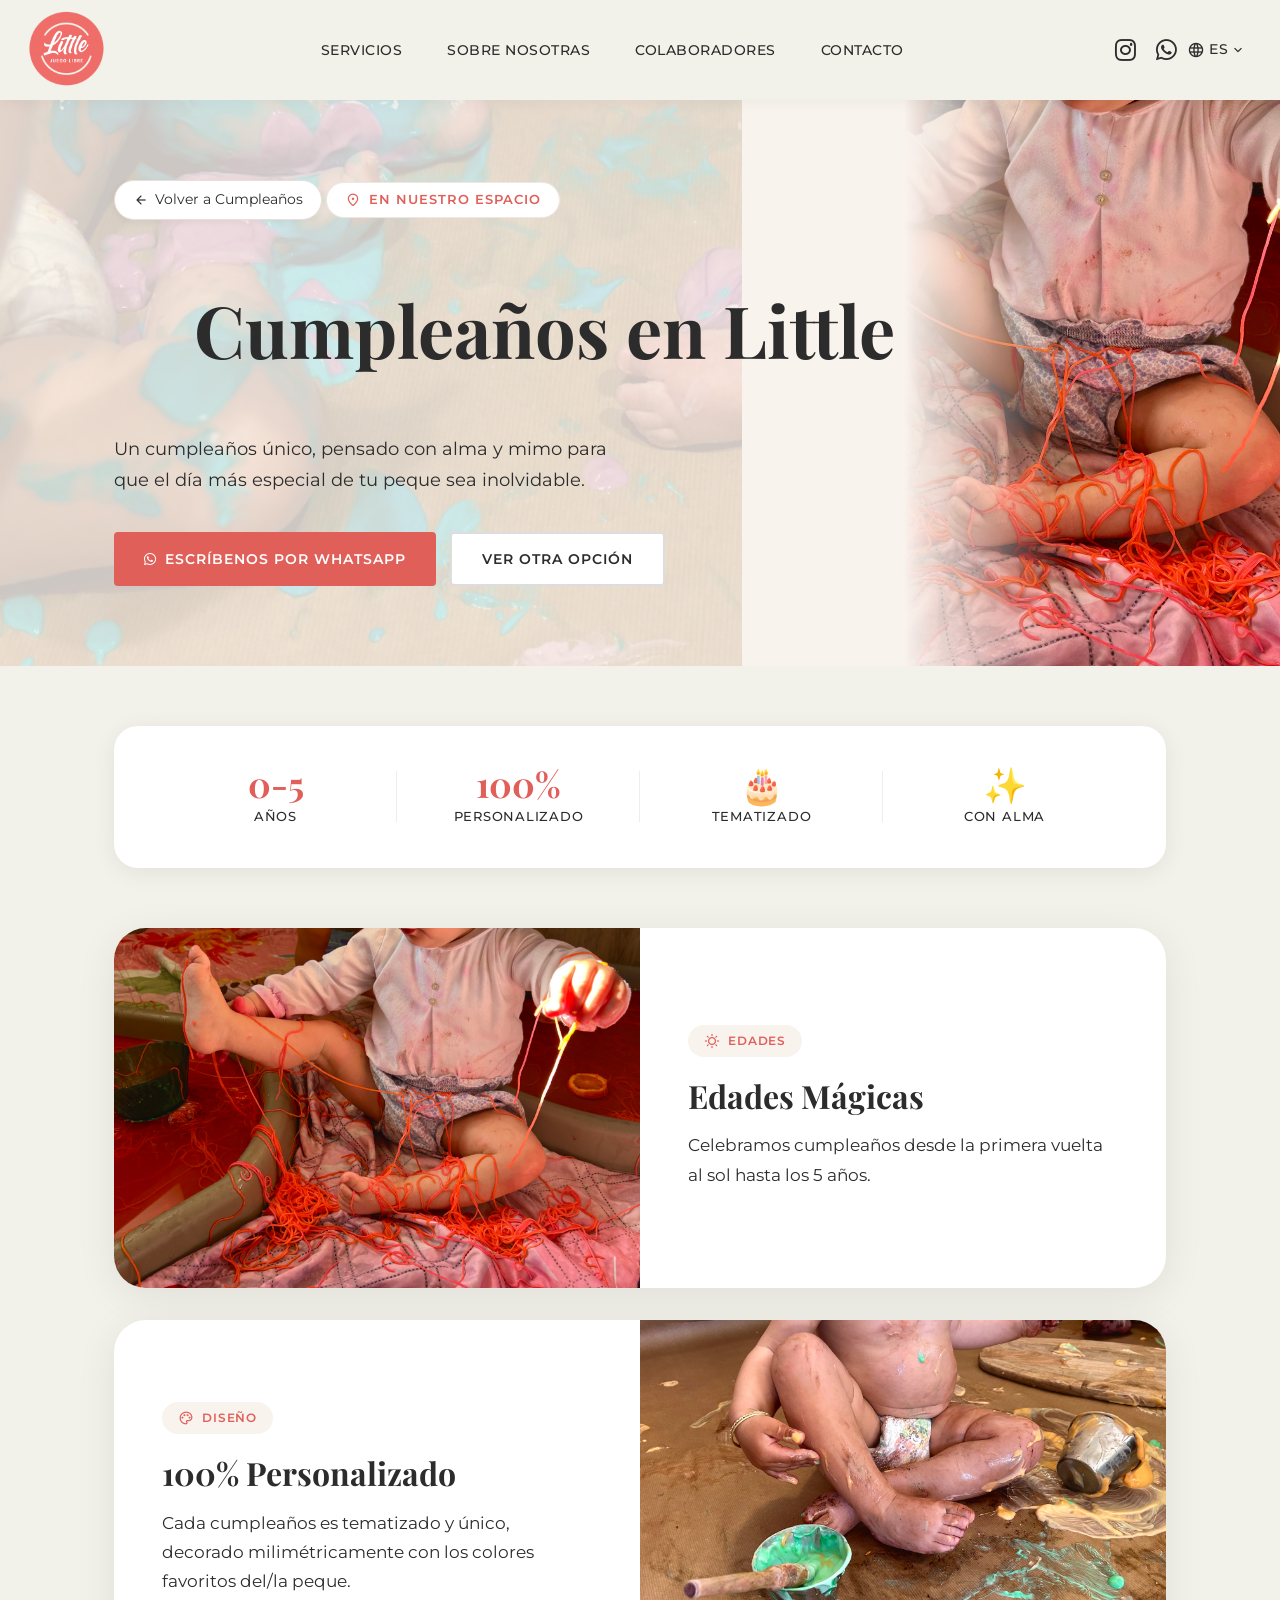
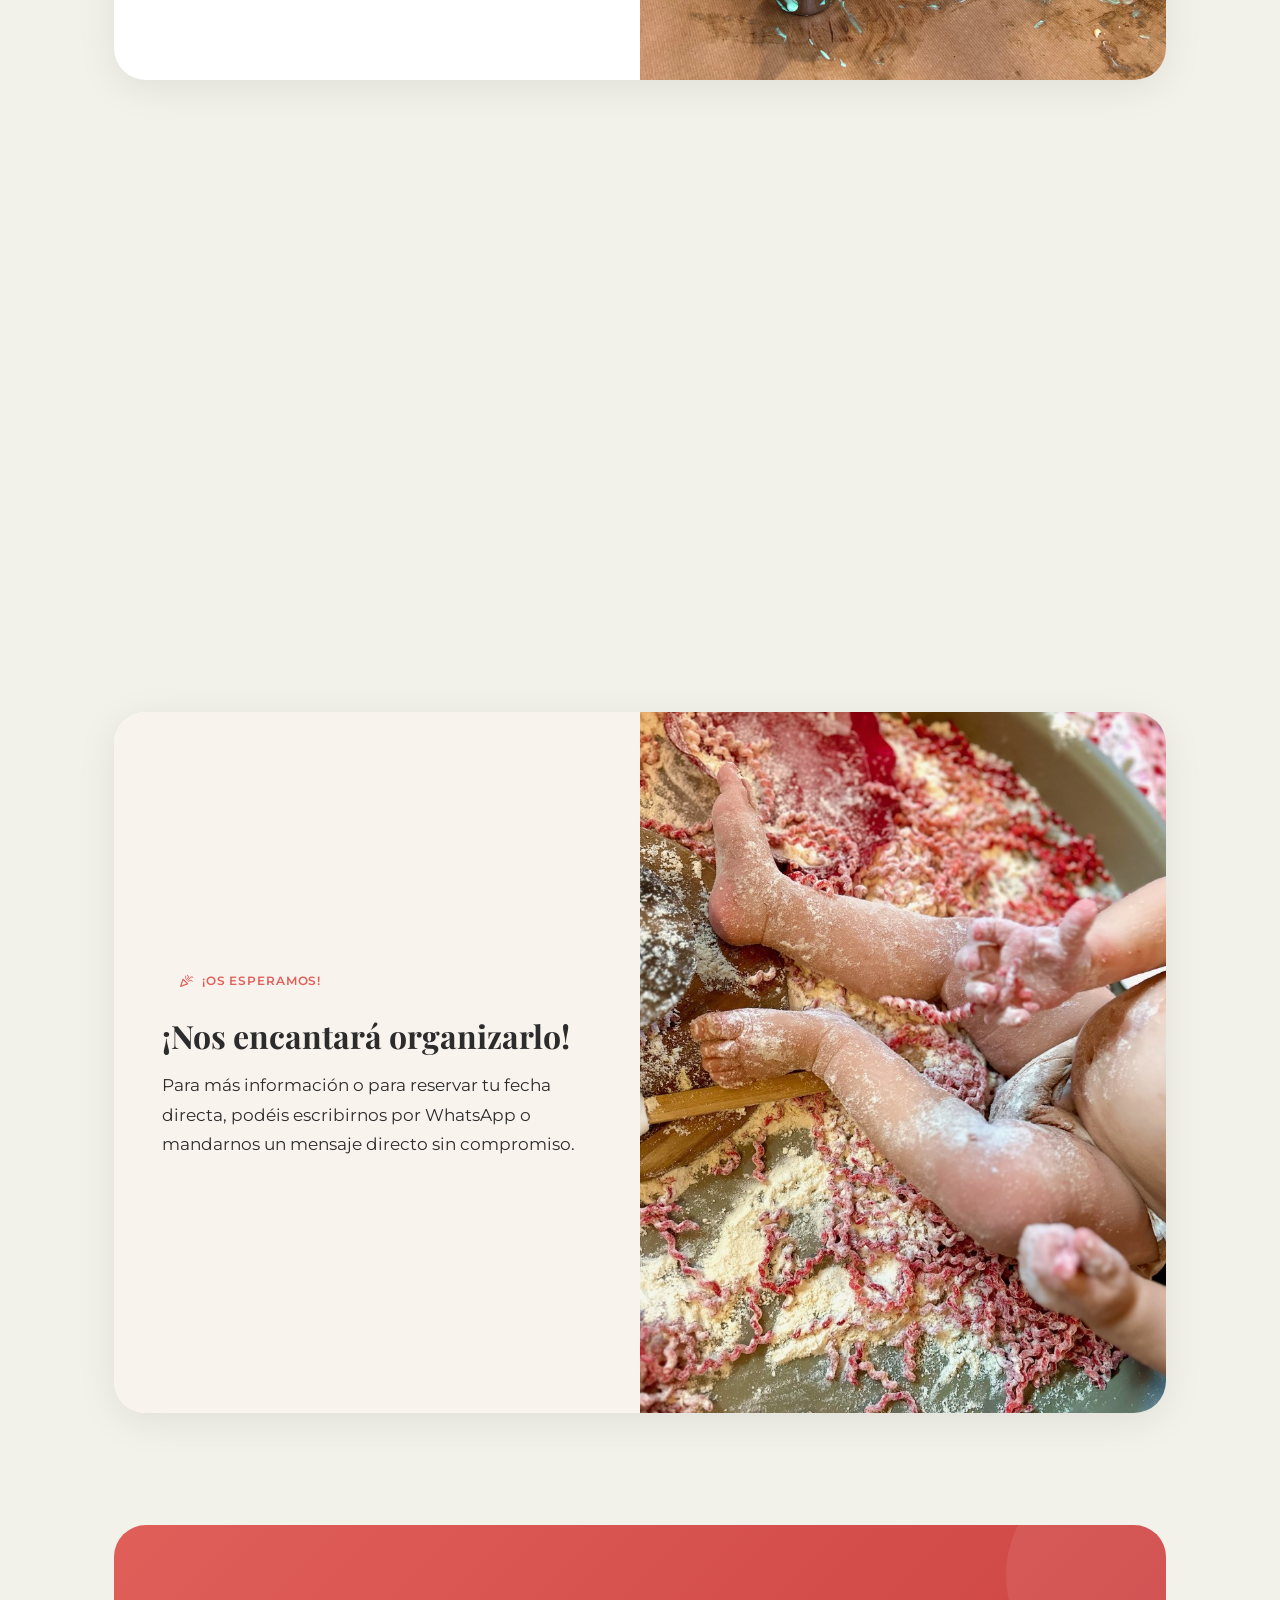
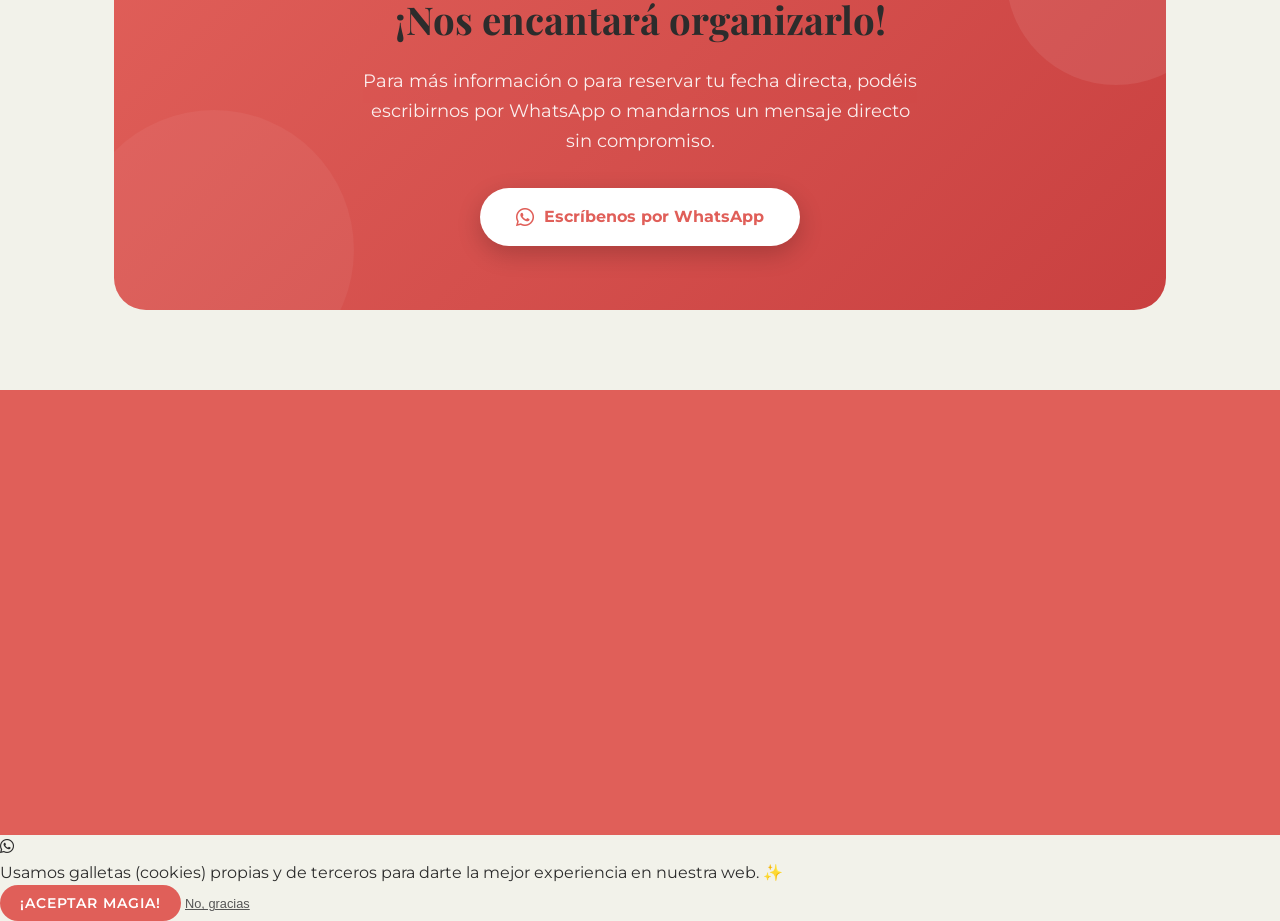
<file: cumpleanos-little.html>
<!DOCTYPE html>
<html lang="es">

<head>
    <meta charset="UTF-8">
    <meta name="viewport" content="width=device-width, initial-scale=1.0">
    <title>Cumpleaños en Little | Little Juego Libre</title>
    <meta name="description" content="Celebra el cumpleaños de tu peque en nuestro espacio Little. Experiencias sensoriales únicas, 100% personalizadas, para niños de 0 a 5 años.">

    <link rel="preconnect" href="https://fonts.googleapis.com">
    <link rel="preconnect" href="https://fonts.gstatic.com" crossorigin>
    <link href="https://fonts.googleapis.com/css2?family=Montserrat:wght@400;500;600&family=Playfair+Display:ital,wght@0,400;0,600;0,700;1,400&display=swap" rel="stylesheet">
    <link rel="stylesheet" href="https://fonts.googleapis.com/css2?family=Material+Symbols+Rounded:opsz,wght,FILL,GRAD@24,400,0,0" />
    <link rel="stylesheet" href="https://cdnjs.cloudflare.com/ajax/libs/font-awesome/6.4.0/css/all.min.css" />
    <link rel="stylesheet" href="./css/style.css?v=16">

    <style>
        /* ===== BD PAGE SHARED DESIGN SYSTEM ===== */
        :root {
            --bd-coral: #E05F59;
            --bd-warm: #f9f3ee;
            --bd-sand: #e2a76f;
            --bd-mint: #a4c3b2;
            --bd-sky: #a8d8ea;
        }

        /* Back pill */
        .bd-back-pill {
            display: inline-flex;
            align-items: center;
            gap: 6px;
            background: white;
            border: 1.5px solid #e8e0d8;
            border-radius: 50px;
            padding: 8px 18px;
            font-size: 0.85rem;
            font-family: var(--font-body);
            color: var(--color-text-muted);
            text-decoration: none;
            margin-bottom: 30px;
            transition: all 0.2s;
            box-shadow: 0 2px 8px rgba(0,0,0,0.05);
        }
        .bd-back-pill:hover { background: var(--bd-warm); border-color: var(--bd-coral); color: var(--bd-coral); transform: translateX(-3px); }

        /* Hero */
        .bd-hero {
            position: relative;
            padding: 0;
            overflow: hidden;
            background: var(--bd-warm);
            min-height: 520px;
            display: flex;
            align-items: center;
        }
        .bd-hero-bg {
            position: absolute;
            inset: 0;
            background-image: url('./assets/cumple-hero-bg.jpg');
            background-size: cover;
            background-position: center;
            opacity: 0.18;
        }
        .bd-hero-content {
            position: relative;
            z-index: 5;
            width: 100%;
            padding: 100px 0 80px;
        }
        .bd-hero-eyebrow {
            display: inline-flex;
            align-items: center;
            gap: 8px;
            background: white;
            border: 1.5px solid #f0e8e0;
            border-radius: 50px;
            padding: 7px 18px;
            font-size: 0.8rem;
            font-weight: 600;
            letter-spacing: 0.08em;
            text-transform: uppercase;
            color: var(--bd-coral);
            margin-bottom: 28px;
        }
        .bd-hero-title {
            font-family: var(--font-heading);
            font-size: clamp(2.8rem, 6vw, 4.5rem);
            color: var(--color-text-main);
            line-height: 1.1;
            margin: 0 0 24px;
            font-weight: 700;
        }
        .bd-hero-title span { color: var(--bd-coral); }
        .bd-hero-subtitle {
            font-size: 1.15rem;
            color: var(--color-text-muted);
            max-width: 520px;
            line-height: 1.7;
            margin-bottom: 36px;
        }
        .bd-hero-cta-group { display: flex; gap: 14px; flex-wrap: wrap; }
        .bd-hero-img-wrap {
            position: absolute;
            right: 0; top: 0; bottom: 0;
            width: 42%;
            overflow: hidden;
        }
        .bd-hero-img-wrap img {
            width: 100%; height: 100%;
            object-fit: cover;
            display: block;
        }
        .bd-hero-img-fade {
            position: absolute;
            left: 0; top: 0; bottom: 0;
            width: 60%;
            background: linear-gradient(to right, var(--bd-warm) 50%, transparent);
            pointer-events: none;
        }

        /* Animations preserved */
        .cumple-title-wrapper { position: relative; display: inline-block; }
        .animate-wave { animation: waveTitle 3s ease-in-out infinite; }
        @keyframes waveTitle { 0%, 100% { transform: translateY(0); } 50% { transform: translateY(-6px); } }
        .confetti-layer {
            position: absolute;
            top: 50%; left: 50%;
            transform: translate(-50%, -50%);
            pointer-events: none;
            z-index: 1;
        }
        .conf-piece {
            position: absolute;
            width: 10px; height: 10px;
            border-radius: 2px;
            animation: confettiBurst 1.8s cubic-bezier(0.22, 0.61, 0.36, 1) forwards;
            opacity: 0;
        }
        @keyframes confettiBurst {
            0% { transform: translate(0,0) rotate(0deg); opacity: 1; }
            100% { transform: translate(var(--tx), var(--ty)) rotate(var(--rot)); opacity: 0; }
        }
        .broom-layer {
            position: absolute;
            top: 50%; left: -80px;
            transform: translateY(-50%);
            animation: broomSweep 2.2s cubic-bezier(0.22, 0.61, 0.36, 1) forwards;
            pointer-events: none;
        }
        @keyframes broomSweep {
            0% { left: -80px; opacity: 0; }
            15% { opacity: 1; }
            85% { opacity: 1; }
            100% { left: calc(100% + 80px); opacity: 0; }
        }

        /* Stat bar */
        .bd-stat-bar {
            background: white;
            border-radius: 24px;
            padding: 28px 40px;
            display: flex;
            gap: 0;
            box-shadow: 0 4px 24px rgba(0,0,0,0.07);
            margin: 60px 0;
            flex-wrap: wrap;
        }
        .bd-stat-item {
            flex: 1;
            min-width: 140px;
            text-align: center;
            padding: 12px 20px;
            position: relative;
        }
        .bd-stat-item:not(:last-child)::after {
            content: '';
            position: absolute;
            right: 0; top: 20%; bottom: 20%;
            width: 1px;
            background: #f0ece8;
        }
        .bd-stat-num {
            font-family: var(--font-heading);
            font-size: 2.2rem;
            font-weight: 700;
            color: var(--bd-coral);
            line-height: 1;
            margin-bottom: 6px;
        }
        .bd-stat-label {
            font-size: 0.8rem;
            color: var(--color-text-muted);
            font-weight: 500;
            text-transform: uppercase;
            letter-spacing: 0.06em;
        }

        /* Feature cards - alternating layout */
        .bd-features { padding: 0 0 80px; }
        .bd-feature-card {
            display: grid;
            grid-template-columns: 1fr 1fr;
            gap: 0;
            border-radius: 32px;
            overflow: hidden;
            box-shadow: 0 8px 40px rgba(0,0,0,0.08);
            margin-bottom: 32px;
            background: white;
            transition: transform 0.3s ease, box-shadow 0.3s ease;
        }
        .bd-feature-card:hover { transform: translateY(-4px); box-shadow: 0 16px 56px rgba(0,0,0,0.12); }
        .bd-feature-card.reverse { direction: rtl; }
        .bd-feature-card.reverse > * { direction: ltr; }
        .bd-feature-media {
            position: relative;
            overflow: hidden;
            min-height: 360px;
        }
        .bd-feature-media img,
        .bd-feature-media video {
            width: 100%; height: 100%;
            object-fit: cover;
            display: block;
            transition: transform 0.6s ease;
        }
        .bd-feature-card:hover .bd-feature-media img,
        .bd-feature-card:hover .bd-feature-media video { transform: scale(1.04); }
        .bd-feature-body {
            padding: 56px 48px;
            display: flex;
            flex-direction: column;
            justify-content: center;
        }
        .bd-feature-tag {
            display: inline-flex;
            align-items: center;
            gap: 8px;
            background: var(--bd-warm);
            border-radius: 50px;
            padding: 6px 16px;
            font-size: 0.78rem;
            font-weight: 600;
            color: var(--bd-coral);
            text-transform: uppercase;
            letter-spacing: 0.07em;
            margin-bottom: 20px;
            width: fit-content;
        }
        .bd-feature-title {
            font-family: var(--font-heading);
            font-size: clamp(1.5rem, 2.5vw, 2rem);
            color: var(--color-text-main);
            margin: 0 0 16px;
            font-weight: 700;
            line-height: 1.2;
        }
        .bd-feature-desc {
            font-size: 1.05rem;
            color: var(--color-text-muted);
            line-height: 1.75;
            margin: 0;
        }

        /* Includes list */
        .bd-includes-list {
            list-style: none;
            padding: 0; margin: 20px 0 0;
            display: flex;
            flex-direction: column;
            gap: 14px;
        }
        .bd-includes-list li {
            display: flex;
            align-items: flex-start;
            gap: 14px;
            font-size: 0.98rem;
            color: var(--color-text-muted);
            line-height: 1.5;
        }
        .bd-includes-list li .material-symbols-rounded {
            color: var(--bd-coral);
            font-size: 1.4rem;
            flex-shrink: 0;
            margin-top: 1px;
        }

        /* CTA section */
        .bd-cta-section {
            background: linear-gradient(135deg, var(--bd-coral) 0%, #c94040 100%);
            border-radius: 32px;
            padding: 64px 56px;
            text-align: center;
            color: white;
            position: relative;
            overflow: hidden;
            margin-bottom: 80px;
        }
        .bd-cta-section::before {
            content: '';
            position: absolute;
            top: -60px; right: -60px;
            width: 220px; height: 220px;
            border-radius: 50%;
            background: rgba(255,255,255,0.08);
        }
        .bd-cta-section::after {
            content: '';
            position: absolute;
            bottom: -80px; left: -40px;
            width: 280px; height: 280px;
            border-radius: 50%;
            background: rgba(255,255,255,0.05);
        }
        .bd-cta-title {
            font-family: var(--font-heading);
            font-size: clamp(1.8rem, 3vw, 2.5rem);
            margin: 0 0 16px;
            font-weight: 700;
            position: relative; z-index: 2;
        }
        .bd-cta-desc {
            font-size: 1.1rem;
            opacity: 0.9;
            max-width: 560px;
            margin: 0 auto 32px;
            line-height: 1.7;
            position: relative; z-index: 2;
        }
        .bd-cta-btn {
            display: inline-flex;
            align-items: center;
            gap: 10px;
            background: white;
            color: var(--bd-coral);
            padding: 16px 36px;
            border-radius: 50px;
            font-weight: 700;
            font-size: 1rem;
            text-decoration: none;
            transition: all 0.25s;
            box-shadow: 0 8px 24px rgba(0,0,0,0.2);
            position: relative; z-index: 2;
        }
        .bd-cta-btn:hover { transform: translateY(-3px); box-shadow: 0 12px 32px rgba(0,0,0,0.25); }
        .bd-cta-btn .fa-whatsapp { font-size: 1.3rem; }

        /* Scroll reveal */
        .reveal { opacity: 0; transform: translateY(30px); transition: opacity 0.7s ease, transform 0.7s ease; }
        .reveal.visible { opacity: 1; transform: translateY(0); }
        .reveal-delay-1 { transition-delay: 0.1s; }
        .reveal-delay-2 { transition-delay: 0.2s; }
        .reveal-delay-3 { transition-delay: 0.3s; }

        /* Mobile - tablets */
        @media (max-width: 900px) {
            .bd-hero-img-wrap { display: none; }
            .bd-hero-content { padding: 80px 0 56px; }
            .bd-hero-subtitle { max-width: 100%; }
            .bd-hero-cta-group { flex-direction: column; }
            .bd-hero-cta-group .btn { width: 100%; text-align: center; justify-content: center; }
            .bd-stat-bar { gap: 0; padding: 16px 12px; margin: 40px 0; }
            .bd-stat-item { min-width: 80px; }
            .bd-stat-item:not(:last-child)::after { display: none; }
            .bd-stat-num { font-size: 1.6rem; }
            .bd-feature-card { grid-template-columns: 1fr; }
            .bd-feature-card.reverse { direction: ltr; }
            .bd-feature-media { min-height: 260px; }
            .bd-feature-body { padding: 32px 24px; }
            .bd-features { padding: 0 0 48px; }
            .bd-cta-section { padding: 48px 24px; border-radius: 24px; margin-bottom: 48px; }
            .bd-cta-desc { max-width: 100%; }
        }
        /* Mobile - small phones */
        @media (max-width: 480px) {
            .bd-hero-content { padding: 60px 0 44px; }
            .bd-hero-eyebrow, .bd-back-pill { font-size: 0.75rem; padding: 6px 14px; }
            .bd-stat-bar { padding: 12px 8px; flex-wrap: wrap; }
            .bd-stat-item { flex: 0 0 50%; min-width: 0; padding: 12px 6px; }
            .bd-stat-num { font-size: 1.4rem; }
            .bd-stat-label { font-size: 0.7rem; }
            .bd-feature-media { min-height: 220px; }
            .bd-feature-body { padding: 28px 20px; }
            .bd-feature-title { font-size: 1.4rem; }
            .bd-feature-desc { font-size: 0.95rem; }
            .bd-includes-list li { font-size: 0.9rem; gap: 10px; }
            .bd-cta-section { padding: 40px 20px; border-radius: 20px; }
            .bd-cta-btn { width: 100%; justify-content: center; padding: 14px 24px; font-size: 0.95rem; }
        }
    </style>
    <!-- Favicon & SEO -->
    <link rel="icon" href="./assets/logo.png" type="image/png">
    <meta property="og:title" content="Little Juego Libre">
    <meta property="og:description" content="Eventos personalizados y magia en cada rincón para los peques.">
    <meta property="og:image" content="./assets/logo-coral.jpg">
    <meta property="og:type" content="website">
</head>

<body>

    <!-- Navegación -->
    <header class="header" id="header">
        <div class="container nav-container">
            <a href="index.html" class="logo">
                <img src="./assets/logo.png" alt="Little Juego Libre" class="logo-img">
            </a>
            
            <nav class="nav-menu" id="nav-menu">
                <ul class="nav-list" style="position: relative;">
                    <li class="nav-item dropdown">
                        <a href="servicios.html" class="nav-link active" data-i18n="nav_services">Servicios <span class="material-symbols-rounded" style="font-size: 16px; vertical-align: middle;">expand_more</span></a>
                        <ul class="dropdown-menu">
                            <li><a href="eventos.html" class="nav-link" data-i18n="nav_events">Eventos</a></li>
                            <li><a href="cumpleanos.html" class="nav-link" data-i18n="nav_birthdays">Cumpleaños</a></li>
                            <li><a href="juegos-libres.html" class="nav-link" data-i18n="nav_play">Juegos Libres</a></li>
                        </ul>
                    </li>
                    <li class="nav-item"><a href="sobre-nosotras.html" class="nav-link " data-i18n="nav_about">Sobre Nosotras</a></li>
                    <li class="nav-item"><a href="colaboradores.html" class="nav-link " data-i18n="nav_collab">Colaboradores</a></li>
                    <li class="nav-item"><a href="contacto.html" class="nav-link " data-i18n="nav_contact">Contacto</a></li>
                </ul>
                <div class="nav-mobile-social">
                    <a href="https://www.instagram.com/little_juegolibre" target="_blank" aria-label="Instagram"><i class="fa-brands fa-instagram"></i></a>
                    <a href="https://wa.me/34603919414" target="_blank" aria-label="WhatsApp"><i class="fa-brands fa-whatsapp"></i></a>
                </div>
            </nav>

            <div class="header-social desktop-only">
                <a href="https://www.instagram.com/little_juegolibre" target="_blank" aria-label="Instagram" class="nav-icon-delayed"><i class="fa-brands fa-instagram" style="font-size: 24px;"></i></a>
                <a href="https://wa.me/34603919414" target="_blank" aria-label="WhatsApp" class="nav-icon-delayed"><i class="fa-brands fa-whatsapp" style="font-size: 24px;"></i></a>
            </div>

            <div class="custom-language-selector" id="language-selector-container">
                <div class="language-selected" id="language-selected">
                    <span class="material-symbols-rounded" style="font-size: 18px; margin-right: 4px;">language</span>
                    <span class="lang-text" id="current-lang-text">ES</span>
                    <span class="material-symbols-rounded" style="font-size: 16px; margin-left: 2px;">expand_more</span>
                </div>
                <ul class="language-options" id="language-options">
                    <li data-value="es">ES</li>
                    <li data-value="en">EN</li>
                    <li data-value="de">DE</li>
                    <li data-value="fr">FR</li>
                    <li data-value="ca">CA</li>
                </ul>
            </div>

            <button class="nav-toggle" id="nav-toggle" aria-label="Abrir menú">
                <span class="material-symbols-rounded">menu</span>
            </button>
        </div>
    </header>
    
    <main style="padding-top: 80px;">

        <!-- ===== HERO ===== -->
        <section class="bd-hero">
            <div class="bd-hero-bg"></div>
            <div class="bd-hero-content">
                <div class="container">
                    <a href="cumpleanos.html" class="bd-back-pill">
                        <span class="material-symbols-rounded" style="font-size:1rem;">arrow_back</span>
                        Volver a Cumpleaños
                    </a>

                    <div class="bd-hero-eyebrow">
                        <span class="material-symbols-rounded" style="font-size:1rem;">location_on</span>
                        <span>En nuestro espacio</span>
                    </div>

                    <!-- Title with animated broom sweep -->
                    <div class="cumple-title-wrapper">
                        <h1 class="bd-hero-title" data-i18n="bd1_title">
                            Cumpleaños<br><span>en Little</span>
                        </h1>
                        <!-- Confetti Expansion Engine -->
                        <div class="confetti-layer">
                            <div class="conf-piece" style="--tx: -120px; --ty: -150px; --rot: 45deg; background: #E05F59;"></div>
                            <div class="conf-piece" style="--tx: 150px; --ty: -180px; --rot: 120deg; background: #f2c94c;"></div>
                            <div class="conf-piece" style="--tx: 80px; --ty: 100px; --rot: -45deg; background: #a4c3b2;"></div>
                            <div class="conf-piece" style="--tx: -90px; --ty: 120px; --rot: 210deg; background: #e2a76f;"></div>
                            <div class="conf-piece" style="--tx: -200px; --ty: -50px; --rot: -10deg; background: #a8d8ea;"></div>
                            <div class="conf-piece" style="--tx: 200px; --ty: 40px; --rot: 80deg; background: #E05F59;"></div>
                            <div class="conf-piece" style="--tx: -30px; --ty: -200px; --rot: 300deg; background: #f2c94c;"></div>
                            <div class="conf-piece" style="--tx: 100px; --ty: -60px; --rot: -90deg; background: #a4c3b2;"></div>
                            <div class="conf-piece" style="--tx: -160px; --ty: 150px; --rot: 180deg; background: #e2a76f;"></div>
                            <div class="conf-piece" style="--tx: 40px; --ty: 180px; --rot: -130deg; background: #a8d8ea;"></div>
                            <div class="conf-piece" style="--tx: 180px; --ty: 130px; --rot: 55deg; background: #E05F59;"></div>
                            <div class="conf-piece" style="--tx: -180px; --ty: -120px; --rot: -60deg; background: #f2c94c;"></div>
                            <div class="conf-piece" style="--tx: -50px; --ty: 80px; --rot: -15deg; background: #a4c3b2;"></div>
                            <div class="conf-piece" style="--tx: 220px; --ty: -100px; --rot: 190deg; background: #e2a76f;"></div>
                            <div class="conf-piece" style="--tx: 120px; --ty: 140px; --rot: 95deg; background: #a8d8ea;"></div>
                        </div>
                        <!-- Magic Sweeping Broom -->
                        <div class="broom-layer" style="font-size: 3rem;"><span class="material-symbols-rounded" style="font-weight: 200; font-size: inherit;">magic_button</span></div>
                    </div>

                    <p class="bd-hero-subtitle" data-i18n="bd1_subtitle">
                        Un cumpleaños único, pensado con alma y mimo para que el día más especial de tu peque sea inolvidable.
                    </p>
                    <div class="bd-hero-cta-group">
                        <a href="https://wa.me/34603919414" target="_blank" class="btn btn-primary" style="display:inline-flex; align-items:center; gap:8px;">
                            <i class="fa-brands fa-whatsapp"></i> <span data-i18n="bd1_whatsapp">Escríbenos por WhatsApp</span>
                        </a>
                        <a href="cumpleanos.html" class="btn btn-secondary">
                            <span data-i18n="bd_other">Ver otra opción</span>
                        </a>
                    </div>
                </div>
            </div>
            <!-- Hero image (desktop) -->
            <div class="bd-hero-img-wrap">
                <img src="./assets/cumple_nueva_1.jpg" alt="Cumpleaños en Little">
                <div class="bd-hero-img-fade"></div>
            </div>
        </section>

        <!-- ===== STAT BAR ===== -->
        <div class="container">
            <div class="bd-stat-bar reveal">
                <div class="bd-stat-item">
                    <div class="bd-stat-num">0-5</div>
                    <div class="bd-stat-label">años</div>
                </div>
                <div class="bd-stat-item">
                    <div class="bd-stat-num">100%</div>
                    <div class="bd-stat-label">Personalizado</div>
                </div>
                <div class="bd-stat-item">
                    <div class="bd-stat-num">🎂</div>
                    <div class="bd-stat-label">Tematizado</div>
                </div>
                <div class="bd-stat-item">
                    <div class="bd-stat-num">✨</div>
                    <div class="bd-stat-label">Con alma</div>
                </div>
            </div>
        </div>

        <!-- ===== FEATURE CARDS ===== -->
        <section class="bd-features">
            <div class="container">

                <!-- Card 1: Edades -->
                <div class="bd-feature-card reveal">
                    <div class="bd-feature-media">
                        <img loading="lazy" src="./assets/cumple_nueva_1.jpg" alt="Edades Mágicas Little">
                    </div>
                    <div class="bd-feature-body">
                        <div class="bd-feature-tag">
                            <span class="material-symbols-rounded" style="font-size:1rem;">sunny</span>
                            <span>Edades</span>
                        </div>
                        <h2 class="bd-feature-title" data-i18n="bd1_t1_title">Edades Mágicas</h2>
                        <p class="bd-feature-desc" data-i18n="bd1_t1_desc">Celebramos cumpleaños desde la primera vuelta al sol hasta los 5 años.</p>
                    </div>
                </div>

                <!-- Card 2: Personalización (reverse) -->
                <div class="bd-feature-card reverse reveal reveal-delay-1">
                    <div class="bd-feature-media">
                        <img loading="lazy" src="./assets/cumple_nueva_2.jpg" alt="100% Personalizado">
                    </div>
                    <div class="bd-feature-body">
                        <div class="bd-feature-tag">
                            <span class="material-symbols-rounded" style="font-size:1rem;">palette</span>
                            <span>Diseño</span>
                        </div>
                        <h2 class="bd-feature-title" data-i18n="bd1_t2_title">100% Personalizado</h2>
                        <p class="bd-feature-desc" data-i18n="bd1_t2_desc">Cada cumpleaños es tematizado y único, decorado milimétricamente con los colores favoritos del/la peque.</p>
                    </div>
                </div>

                <!-- Card 3: Qué incluye -->
                <div class="bd-feature-card reveal reveal-delay-2">
                    <div class="bd-feature-media">
                        <video autoplay muted loop playsinline src="./assets/hero-video-1.mp4" style="width:100%;height:100%;object-fit:cover;"></video>
                    </div>
                    <div class="bd-feature-body">
                        <div class="bd-feature-tag">
                            <span class="material-symbols-rounded" style="font-size:1rem;">star</span>
                            <span>Propuesta</span>
                        </div>
                        <h2 class="bd-feature-title" data-i18n="bd1_t3_title">¿Qué incluye nuestra propuesta?</h2>
                        <ul class="bd-includes-list">
                            <li>
                                <span class="material-symbols-rounded">science</span>
                                <span data-i18n="bd1_t3_i1">Propuestas avanzadas de experimentación sensorial.</span>
                            </li>
                            <li>
                                <span class="material-symbols-rounded">water_drop</span>
                                <span data-i18n="bd1_t3_i2">Bandejas con agua y elementos congelados para hacer trasvases y descubrimientos.</span>
                            </li>
                            <li>
                                <span class="material-symbols-rounded">brush</span>
                                <span data-i18n="bd1_t3_i3">Actividades de arte expresivas y creativas.</span>
                            </li>
                            <li>
                                <span class="material-symbols-rounded">toys</span>
                                <span data-i18n="bd1_t3_i4">Parte de juego simbólico integral con casita a doble altura, cocina de madera de 3 metros y rincones mágicos.</span>
                            </li>
                            <li>
                                <span class="material-symbols-rounded">favorite</span>
                                <span data-i18n="bd1_t3_i5">Y mucho más, todo pensado y realizado con mimo, alma y detalle.</span>
                            </li>
                        </ul>
                    </div>
                </div>

                <!-- Card 4: CTA foto (reverse) -->
                <div class="bd-feature-card reverse reveal reveal-delay-1">
                    <div class="bd-feature-media">
                        <img loading="lazy" src="./assets/cumple-little-3.jpg" alt="Organización Little">
                    </div>
                    <div class="bd-feature-body" style="background: var(--bd-warm);">
                        <div class="bd-feature-tag">
                            <span class="material-symbols-rounded" style="font-size:1rem;">celebration</span>
                            <span>¡Os esperamos!</span>
                        </div>
                        <h2 class="bd-feature-title" data-i18n="bd1_t4_title">¡Nos encantará organizarlo!</h2>
                        <p class="bd-feature-desc" data-i18n="bd1_t4_desc">Para más información o para reservar tu fecha directa, podéis escribirnos por WhatsApp o mandarnos un mensaje directo sin compromiso.</p>
                    </div>
                </div>

            </div>
        </section>

        <!-- ===== CTA ===== -->
        <div class="container">
            <div class="bd-cta-section reveal">
                <h2 class="bd-cta-title" data-i18n="bd1_t4_title">¡Nos encantará organizarlo!</h2>
                <p class="bd-cta-desc" data-i18n="bd1_t4_desc">Para más información o para reservar tu fecha directa, podéis escribirnos por WhatsApp o mandarnos un mensaje directo sin compromiso.</p>
                <a href="https://wa.me/34603919414" target="_blank" class="bd-cta-btn">
                    <i class="fa-brands fa-whatsapp"></i>
                    <span data-i18n="bd1_whatsapp">Escríbenos por WhatsApp</span>
                </a>
            </div>
        </div>

    </main>

    <!-- Footer -->
    <footer class="footer" style="padding-top: 60px;">
        <div class="container footer-container">
            <div class="footer-col text-center">
                <img src="./assets/logo.png" alt="Little Juego Libre" class="footer-logo-img">
                <div class="social-links justify-center">
                    <a href="https://www.instagram.com/little_juegolibre" target="_blank" aria-label="Instagram"><i class="fa-brands fa-instagram" style="font-size: 24px;"></i></a>
                    <a href="https://wa.me/34603919414" target="_blank" aria-label="WhatsApp"><i class="fa-brands fa-whatsapp" style="font-size: 24px;"></i></a>
                </div>
            </div>
            <div class="footer-nav">
                <ul class="footer-links">
                    <li><a href="index.html" data-i18n="nav_home">Inicio</a></li>
                    <li><a href="servicios.html" data-i18n="nav_services">Servicios</a></li>
                    <li><a href="sobre-nosotras.html" data-i18n="nav_about">Sobre Nosotras</a></li>
                    <li><a href="colaboradores.html" data-i18n="nav_collab">Colaboradores</a></li>
                    <li><a href="contacto.html" data-i18n="nav_contact">Contacto</a></li>
                </ul>
            </div>
        </div>
        <div class="footer-bottom">
            <p><span data-i18n="footer_rights">Derechos de Autor &copy; </span><span id="year"></span><span data-i18n="footer_designed"> Little Juego Libre | Diseñado con alma</span></p>
        </div>
    </footer>

    <!-- Language Translation Scripts -->
    <script defer src="./js/translations.js"></script>
    <script defer src="./js/language.js"></script>
    <!-- Custom JS -->
    <script defer src="./js/main.js"></script>

    <!-- Bono Regalo Popup -->
    <div id="bono-popup" class="gift-popup-overlay">
        <div class="gift-popup-content">
            <img loading="lazy" decoding="async" src="./assets/bono-regalo.png" alt="Bono Regalo - Little Juego Libre" class="bono-img">
            <div class="gift-popup-actions">
                <a href="contacto.html" class="btn btn-primary btn-bono" data-i18n="btn_saber_mas">SABER MÁS</a>
                <button class="btn btn-secondary btn-bono" id="bono-close-btn" data-i18n="btn_otro_momento">EN OTRO MOMENTO</button>
            </div>
        </div>
    </div>

    <!-- Scroll Reveal Script -->
    <script>
    (function() {
        const reveals = document.querySelectorAll('.reveal');
        const observer = new IntersectionObserver((entries) => {
            entries.forEach(e => { if (e.isIntersecting) { e.target.classList.add('visible'); observer.unobserve(e.target); } });
        }, { threshold: 0.12 });
        reveals.forEach(el => observer.observe(el));
    })();
    </script>

</body>
</html>
</file>
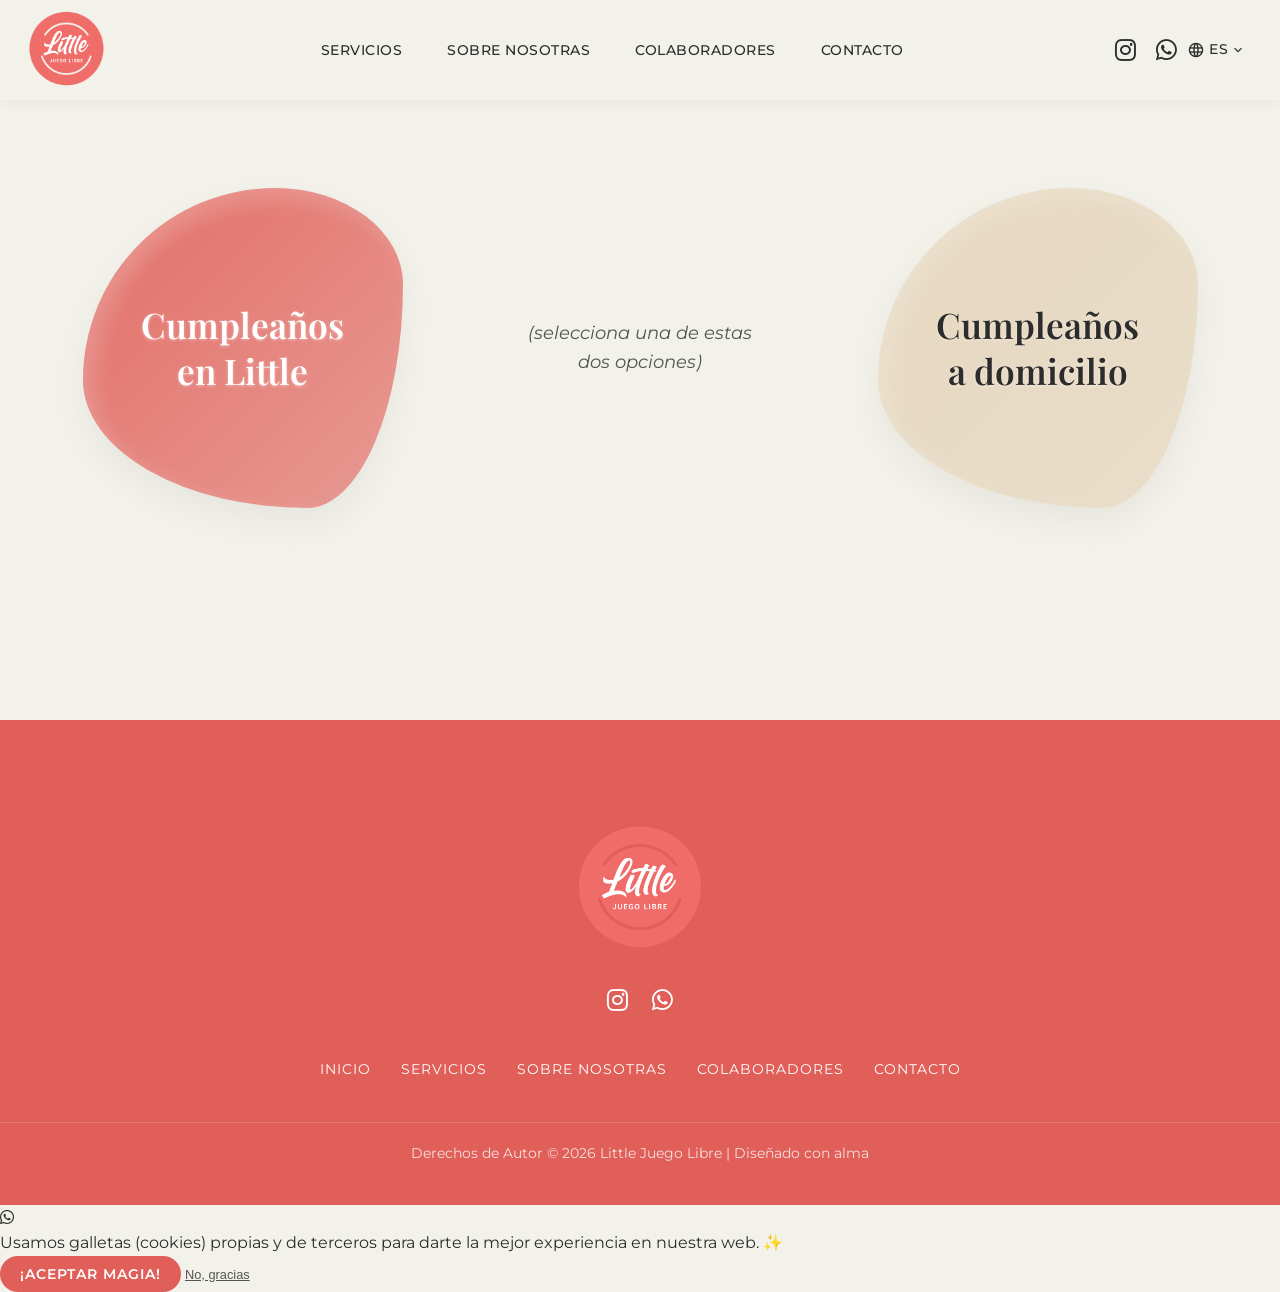
<file: cumpleanos.html>
<!DOCTYPE html>
<html lang="es">

<head>
    <meta charset="UTF-8">
    <meta name="viewport" content="width=device-width, initial-scale=1.0">
    <title>Little Juego Libre | Eventos Personalizados</title>
    <meta name="description"
        content="Organizamos eventos personalizados y ofrecemos espacios para el juego libre infantil.">

    <link rel="preconnect" href="https://fonts.googleapis.com">
    <link rel="preconnect" href="https://fonts.gstatic.com" crossorigin>
    <link
        href="https://fonts.googleapis.com/css2?family=Montserrat:wght@400;500;600&family=Playfair+Display:ital,wght@0,400;0,600;0,700;1,400&display=swap"
        rel="stylesheet">
    <link rel="stylesheet"
        href="https://fonts.googleapis.com/css2?family=Material+Symbols+Rounded:opsz,wght,FILL,GRAD@24,400,0,0" />
    <link rel="stylesheet" href="https://cdnjs.cloudflare.com/ajax/libs/font-awesome/6.4.0/css/all.min.css" />
    <link rel="stylesheet" href="./css/style.css?v=15">
    <!-- Favicon & SEO -->
    <link rel="icon" href="./assets/logo.png" type="image/png">
    <meta property="og:title" content="Little Juego Libre">
    <meta property="og:description" content="Eventos personalizados y magia en cada rincón para los peques.">
    <meta property="og:image" content="./assets/logo-coral.jpg">
    <meta property="og:type" content="website">
</head>

<body>

    <!-- Navegación -->
    <header class="header" id="header">
        <div class="container nav-container">
            <a href="index.html" class="logo">
                <img src="./assets/logo.png" alt="Little Juego Libre" class="logo-img">
            </a>
            
            <nav class="nav-menu" id="nav-menu">
                <ul class="nav-list" style="position: relative;">
                    <li class="nav-item dropdown">
                        <a href="servicios.html" class="nav-link active" data-i18n="nav_services">Servicios <span class="material-symbols-rounded" style="font-size: 16px; vertical-align: middle;">expand_more</span></a>
                        <ul class="dropdown-menu">
                            <li><a href="eventos.html" class="nav-link" data-i18n="nav_events">Eventos</a></li>
                            <li><a href="cumpleanos.html" class="nav-link" data-i18n="nav_birthdays">Cumpleaños</a></li>
                            <li><a href="juegos-libres.html" class="nav-link" data-i18n="nav_play">Juegos Libres</a></li>
                        </ul>
                    </li>
                    <li class="nav-item"><a href="sobre-nosotras.html" class="nav-link " data-i18n="nav_about">Sobre Nosotras</a></li>
                    <li class="nav-item"><a href="colaboradores.html" class="nav-link " data-i18n="nav_collab">Colaboradores</a></li>
                    <li class="nav-item"><a href="contacto.html" class="nav-link " data-i18n="nav_contact">Contacto</a></li>
                </ul>
                <div class="nav-mobile-social">
                    <a href="https://www.instagram.com/little_juegolibre" target="_blank" aria-label="Instagram"><i class="fa-brands fa-instagram"></i></a>
                    <a href="https://wa.me/34603919414" target="_blank" aria-label="WhatsApp"><i class="fa-brands fa-whatsapp"></i></a>
                </div>
            </nav>

            <div class="header-social desktop-only">
                <a href="https://www.instagram.com/little_juegolibre" target="_blank" aria-label="Instagram" class="nav-icon-delayed"><i
                        class="fa-brands fa-instagram" style="font-size: 24px;"></i></a>
                <a href="https://wa.me/34603919414" target="_blank" aria-label="WhatsApp" class="nav-icon-delayed"><i
                        class="fa-brands fa-whatsapp" style="font-size: 24px;"></i></a>
            </div>

            <div class="custom-language-selector" id="language-selector-container">
                <div class="language-selected" id="language-selected">
                    <span class="material-symbols-rounded" style="font-size: 18px; margin-right: 4px;">language</span>
                    <span class="lang-text" id="current-lang-text">ES</span>
                    <span class="material-symbols-rounded" style="font-size: 16px; margin-left: 2px;">expand_more</span>
                </div>
                <ul class="language-options" id="language-options">
                    <li data-value="es">ES</li>
                    <li data-value="en">EN</li>
                    <li data-value="de">DE</li>
                    <li data-value="fr">FR</li>
                    <li data-value="ca">CA</li>
                </ul>
            </div>

            <button class="nav-toggle" id="nav-toggle" aria-label="Abrir menú">
                <span class="material-symbols-rounded">menu</span>
            </button>
        </div>
    </header>
    
    <main style="padding-top: 100px; padding-bottom: 80px; min-height: 80vh;">
        <!-- PANTALLA DE ELECCIÓN: GLOBOS -->
        <section id="bd-choice" class="bd-choice-container fade-in-up">
            <div class="blob-wrapper">
                <div class="blob-btn blob-coral" onclick="showBD('little-bd')">
                    <span class="blob-text" data-i18n="bd_choice_1">Cumpleaños<br>en Little</span>
                </div>
            </div>

            <div class="bd-hint-divider" data-i18n="bd_choice_hint">
                (selecciona una de estas dos opciones)
            </div>

            <div class="blob-wrapper">
                <div class="blob-btn blob-sand" onclick="showBD('home-bd')">
                    <span class="blob-text" data-i18n="bd_choice_2">Cumpleaños<br>a domicilio</span>
                </div>
            </div>
        </section>

        <!-- Lógica de Enrutamiento hacia nuevas páginas separadas -->

        <script>
            function showBD(viewId) {
                if(viewId === 'little-bd') {
                    window.location.href = 'cumpleanos-little.html';
                } else if(viewId === 'home-bd') {
                    window.location.href = 'cumpleanos-domicilio.html';
                }
            }
            
            // On load, show 5-second hint
            document.addEventListener("DOMContentLoaded", () => {
                // Show hint after 5 seconds if no selection made
                setTimeout(() => {
                    const hint = document.querySelector('.bd-hint-divider');
                    if (hint) {
                        hint.classList.add('show-hint');
                    }
                }, 5000);
            });
        </script>
    </main>

    <!-- Footer -->
    <footer class="footer" style="padding-top: 100px;">
        <div class="container footer-container">
            <div class="footer-col text-center">
                <!-- âœ¦ 3D GLOBE (WebGL) âœ¦ -->
                <img src="./assets/logo.png" alt="Little Juego Libre" class="footer-logo-img">
                <div class="social-links justify-center">
                    <a href="https://www.instagram.com/little_juegolibre" target="_blank" aria-label="Instagram"><i
                            class="fa-brands fa-instagram" style="font-size: 24px;"></i></a>
                    <a href="https://wa.me/34603919414" target="_blank" aria-label="WhatsApp"><i
                            class="fa-brands fa-whatsapp" style="font-size: 24px;"></i></a>
                </div>
            </div>

            <div class="footer-nav">
                <ul class="footer-links">
                    <li><a href="index.html" data-i18n="nav_home">Inicio</a></li>
                    <li><a href="servicios.html" data-i18n="nav_services">Servicios</a></li>
                    <li><a href="sobre-nosotras.html" data-i18n="nav_about">Sobre Nosotras</a></li>
                    <li><a href="colaboradores.html" data-i18n="nav_collab">Colaboradores</a></li>
                    <li><a href="contacto.html" data-i18n="nav_contact">Contacto</a></li>
                </ul>
            </div>
        </div>
        <div class="footer-bottom">
            <p><span data-i18n="footer_rights">Derechos de Autor &copy; </span><span id="year"></span><span
                    data-i18n="footer_designed"> Little Juego Libre | Diseñado con alma</span></p>
        </div>
    </footer>

    <!-- Language Translation Scripts -->
    <script defer src="./js/translations.js"></script>
    <script defer src="./js/language.js"></script>

    <!-- Custom JS -->
    <script defer src="./js/main.js"></script>

    <!-- Bono Regalo Popup -->
    <div id="bono-popup" class="gift-popup-overlay">
        <div class="gift-popup-content">
            <img loading="lazy" decoding="async" src="./assets/bono-regalo.png" alt="Bono Regalo - Little Juego Libre" class="bono-img">
            <div class="gift-popup-actions">
                <a href="contacto.html" class="btn btn-primary btn-bono" data-i18n="btn_saber_mas">SABER MÍS</a>
                <button class="btn btn-secondary btn-bono" id="bono-close-btn" data-i18n="btn_otro_momento">EN OTRO
                    MOMENTO</button>
            </div>
        </div>
    </div>

    <!-- Scripts Cleaned up for Gateway -->

</html>
</file>
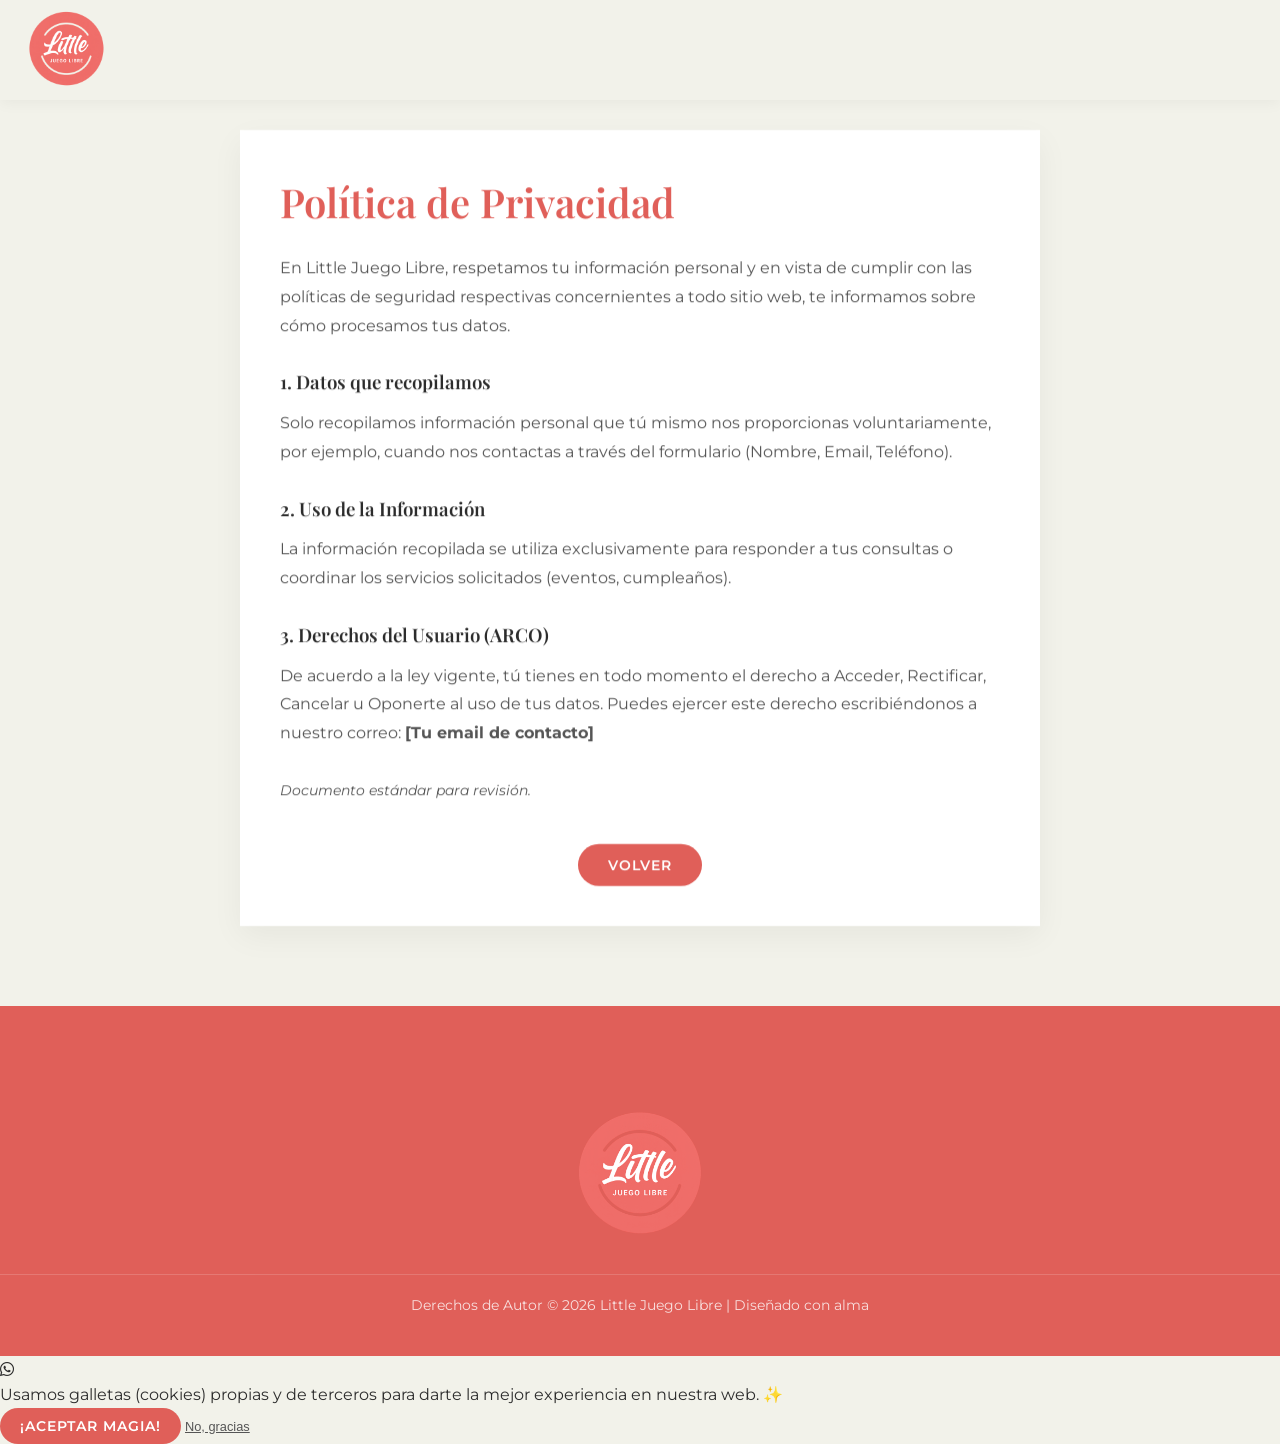
<file: politica-privacidad.html>
<!DOCTYPE html>
<html lang="es">

<head>
    <meta charset="UTF-8">
    <meta name="viewport" content="width=device-width, initial-scale=1.0">
    <title>Política de Privacidad | Little Juego Libre</title>
    <meta name="description" content="Política de Privacidad de Little Juego Libre.">

    <link rel="preconnect" href="https://fonts.googleapis.com">
    <link rel="preconnect" href="https://fonts.gstatic.com" crossorigin>
    <link
        href="https://fonts.googleapis.com/css2?family=Montserrat:wght@400;500;600&family=Playfair+Display:ital,wght@0,400;0,600;0,700;1,400&display=swap"
        rel="stylesheet">
    <link rel="stylesheet"
        href="https://fonts.googleapis.com/css2?family=Material+Symbols+Rounded:opsz,wght,FILL,GRAD@24,400,0,0" />
    <link rel="stylesheet" href="https://cdnjs.cloudflare.com/ajax/libs/font-awesome/6.4.0/css/all.min.css" />
    <link rel="stylesheet" href="./css/style.css?v=14">
    <!-- Favicon & SEO -->
    <link rel="icon" href="./assets/logo.png" type="image/png">
</head>

<body>

    <!-- Navegación -->
    <header class="header" id="header">
        <div class="container nav-container">
            <a href="index.html" class="logo">
                <img src="./assets/logo.png" alt="Little Juego Libre" class="logo-img">
            </a>
            <button class="nav-toggle" id="nav-toggle" aria-label="Abrir menú">
                <span class="material-symbols-rounded">menu</span>
            </button>
        </div>
    </header>

    <main class="page-main" style="padding-top: 150px; padding-bottom: 80px;">
        <div class="container fade-in-up" style="max-width: 800px; background: white; padding: 40px; border-radius: var(--border-radius-lg); box-shadow: 0 10px 30px rgba(0,0,0,0.05);">
            <h1 style="font-family: var(--font-heading); font-size: 2.5rem; color: var(--color-accent-primary); margin-bottom: 20px;">Política de Privacidad</h1>
            
            <div style="color: var(--color-text-light); font-size: 1rem; line-height: 1.8;">
                <p>En Little Juego Libre, respetamos tu información personal y en vista de cumplir con las políticas de seguridad respectivas concernientes a todo sitio web, te informamos sobre cómo procesamos tus datos.</p>
                
                <h3 style="color: var(--color-text-main); margin-top: 25px; margin-bottom: 10px;">1. Datos que recopilamos</h3>
                <p>Solo recopilamos información personal que tú mismo nos proporcionas voluntariamente, por ejemplo, cuando nos contactas a través del formulario (Nombre, Email, Teléfono).</p>

                <h3 style="color: var(--color-text-main); margin-top: 25px; margin-bottom: 10px;">2. Uso de la Información</h3>
                <p>La información recopilada se utiliza exclusivamente para responder a tus consultas o coordinar los servicios solicitados (eventos, cumpleaños).</p>

                <h3 style="color: var(--color-text-main); margin-top: 25px; margin-bottom: 10px;">3. Derechos del Usuario (ARCO)</h3>
                <p>De acuerdo a la ley vigente, tú tienes en todo momento el derecho a Acceder, Rectificar, Cancelar u Oponerte al uso de tus datos. Puedes ejercer este derecho escribiéndonos a nuestro correo: <strong>[Tu email de contacto]</strong></p>
                
                <p style="margin-top: 30px; font-style: italic; font-size: 0.9rem;">Documento estándar para revisión.</p>
            </div>
            
            <div style="text-align: center; margin-top: 40px;">
                <a href="index.html" class="btn btn-primary" style="padding: 10px 30px; border-radius: 30px;">Volver</a>
            </div>
        </div>
    </main>

    <!-- Footer -->
    <footer class="footer" style="padding-top: 100px;">
        <div class="container footer-container">
            <div class="footer-col text-center">
                <img src="./assets/logo.png" alt="Little Juego Libre" class="footer-logo-img">
            </div>
        </div>
        <div class="footer-bottom">
            <p><span>Derechos de Autor &copy; </span><span id="year"></span><span> Little Juego Libre | Diseñado con alma</span></p>
        </div>
    </footer>

    <script defer src="./js/main.js"></script>
</body>

</html>
</file>
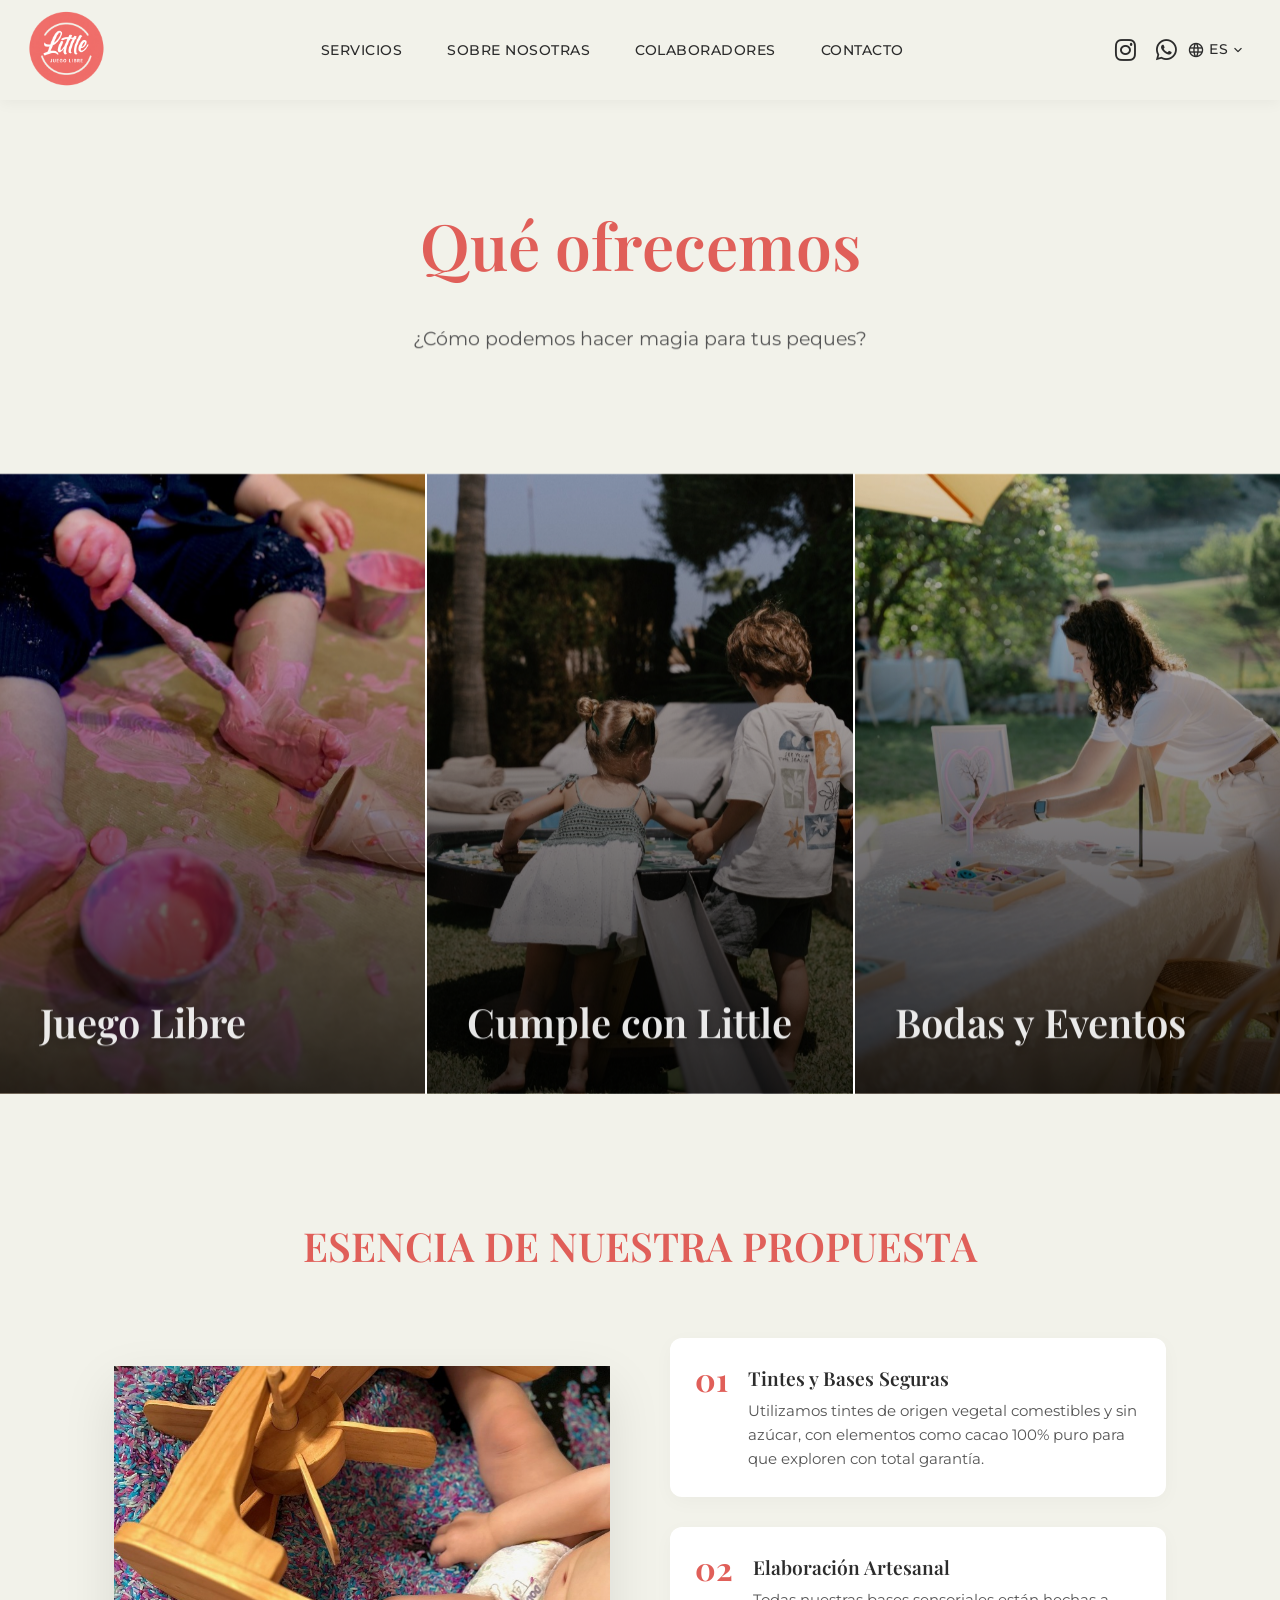
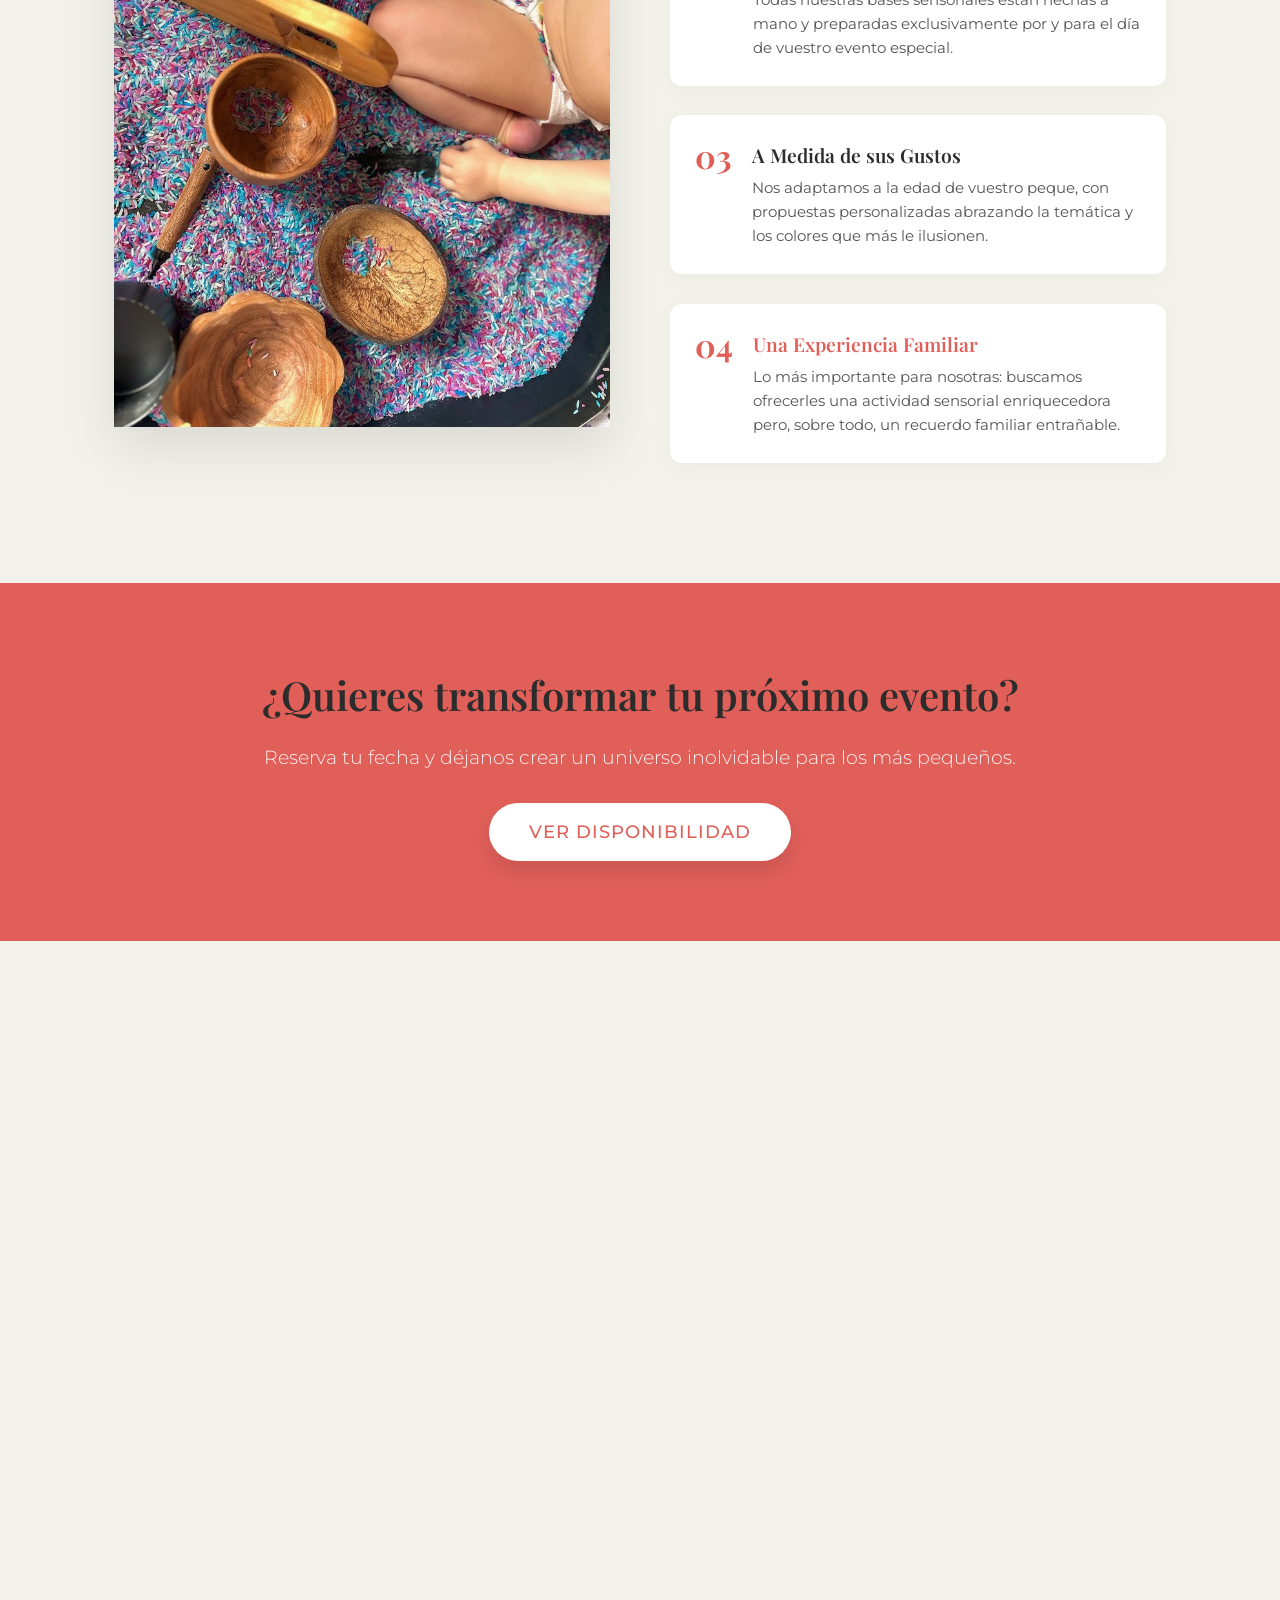
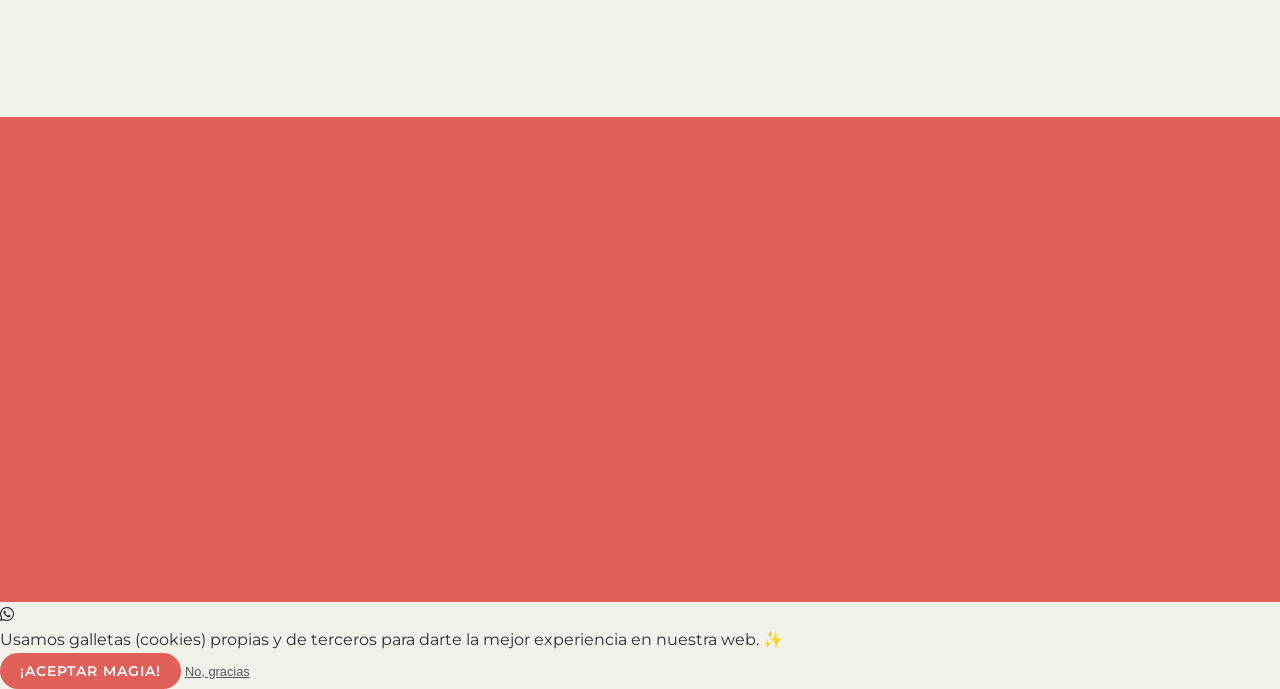
<file: servicios.html>
<!DOCTYPE html>
<html lang="es">

<head>
    <meta charset="UTF-8">
    <meta name="viewport" content="width=device-width, initial-scale=1.0">
    <title>Servicios | Little Juego Libre</title>
    <meta name="description" content="Conoce nuestros servicios de juego libre, cumpleaños y eventos a domicilio.">

    <link rel="preconnect" href="https://fonts.googleapis.com">
    <link rel="preconnect" href="https://fonts.gstatic.com" crossorigin>
    <link
        href="https://fonts.googleapis.com/css2?family=Montserrat:wght@400;500;600&family=Playfair+Display:ital,wght@0,400;0,600;0,700;1,400&display=swap"
        rel="stylesheet">
    <link rel="stylesheet"
        href="https://fonts.googleapis.com/css2?family=Material+Symbols+Rounded:opsz,wght,FILL,GRAD@24,400,0,0" />
    <link rel="stylesheet" href="https://cdnjs.cloudflare.com/ajax/libs/font-awesome/6.4.0/css/all.min.css" />
    <link rel="stylesheet" href="./css/style.css?v=14">
    <!-- Favicon & SEO -->
    <link rel="icon" href="./assets/logo.png" type="image/png">
    <meta property="og:title" content="Little Juego Libre">
    <meta property="og:description" content="Eventos personalizados y magia en cada rincón para los peques.">
    <meta property="og:image" content="./assets/logo-coral.jpg">
    <meta property="og:type" content="website">
</head>

<body class="bg-white">

    <!-- Navegación -->
    <header class="header" id="header">
        <div class="container nav-container">
            <a href="index.html" class="logo">
                <img src="./assets/logo.png" alt="Little Juego Libre" class="logo-img">
            </a>
            
            <nav class="nav-menu" id="nav-menu">
                <ul class="nav-list" style="position: relative;">
                    <li class="nav-item dropdown">
                        <a href="servicios.html" class="nav-link active" data-i18n="nav_services">Servicios <span class="material-symbols-rounded" style="font-size: 16px; vertical-align: middle;">expand_more</span></a>
                        <ul class="dropdown-menu">
                            <li><a href="eventos.html" class="nav-link" data-i18n="nav_events">Eventos</a></li>
                            <li><a href="cumpleanos.html" class="nav-link" data-i18n="nav_birthdays">Cumpleaños</a></li>
                            <li><a href="juegos-libres.html" class="nav-link" data-i18n="nav_play">Juegos Libres</a></li>
                        </ul>
                    </li>
                    <li class="nav-item"><a href="sobre-nosotras.html" class="nav-link " data-i18n="nav_about">Sobre Nosotras</a></li>
                    <li class="nav-item"><a href="colaboradores.html" class="nav-link " data-i18n="nav_collab">Colaboradores</a></li>
                    <li class="nav-item"><a href="contacto.html" class="nav-link " data-i18n="nav_contact">Contacto</a></li>
                </ul>
                <div class="nav-mobile-social">
                    <a href="https://www.instagram.com/little_juegolibre" target="_blank" aria-label="Instagram"><i class="fa-brands fa-instagram"></i></a>
                    <a href="https://wa.me/34603919414" target="_blank" aria-label="WhatsApp"><i class="fa-brands fa-whatsapp"></i></a>
                </div>
            </nav>

            <div class="header-social desktop-only">
                <a href="https://www.instagram.com/little_juegolibre" target="_blank" aria-label="Instagram" class="nav-icon-delayed"><i
                        class="fa-brands fa-instagram" style="font-size: 24px;"></i></a>
                <a href="https://wa.me/34603919414" target="_blank" aria-label="WhatsApp" class="nav-icon-delayed"><i
                        class="fa-brands fa-whatsapp" style="font-size: 24px;"></i></a>
            </div>

            <div class="custom-language-selector" id="language-selector-container">
                <div class="language-selected" id="language-selected">
                    <span class="material-symbols-rounded" style="font-size: 18px; margin-right: 4px;">language</span>
                    <span class="lang-text" id="current-lang-text">ES</span>
                    <span class="material-symbols-rounded" style="font-size: 16px; margin-left: 2px;">expand_more</span>
                </div>
                <ul class="language-options" id="language-options">
                    <li data-value="es">ES</li>
                    <li data-value="en">EN</li>
                    <li data-value="de">DE</li>
                    <li data-value="fr">FR</li>
                    <li data-value="ca">CA</li>
                </ul>
            </div>

            <button class="nav-toggle" id="nav-toggle" aria-label="Abrir menú">
                <span class="material-symbols-rounded">menu</span>
            </button>
        </div>
    </header>

    <main class="page-main">
        
        <!-- Page Title Header -->
        <section class="section-header text-center fade-in-up" id="services-page-header" style="padding-bottom: 20px;">
            <div class="container">
                <h1 class="animate-wave wave-style-3" style="font-family: var(--font-heading); font-size: clamp(2.5rem, 6vw, 4rem); color: var(--color-accent-primary); margin-bottom: 15px; line-height: 1.1;" data-i18n="srv_page_title">Qué ofrecemos</h1>
                <div class="title-separator" style="margin: 0 auto 25px; width: 50px; height: 3px; background-color: var(--color-accent-secondary);"></div>
                <p style="color: var(--color-text-light); font-size: 1.2rem; max-width: 600px; margin: 0 auto;" data-i18n="srv_subtitle">¿Cómo podemos hacer magia para tus peques?</p>
            </div>
        </section>

        <!-- 1. Hero Accordion Slider -->
        <section class="services-hero fade-in-up hint-anim">
            <div class="hero-panel pop-in delay-1" style="background-image: url('./assets/bg_juego_libre.jpg');" onclick="window.location.href='juegos-libres.html'">
                <div class="panel-content">
                    <h2 class="panel-title" data-i18n="srv_1_title">Juego Libre</h2>
                    <p class="panel-desc" data-i18n="srv_1_desc">Espacios preparados con mimo para la experimentación sensorial, donde los peques aprenden jugando a su ritmo.</p>
                </div>
            </div>
            <div class="hero-panel pop-in delay-2" style="background-image: url('./assets/service-birthdays.jpg');" onclick="window.location.href='cumpleanos.html'">
                <div class="panel-content">
                    <h2 class="panel-title" data-i18n="srv_2_title">Cumple con Little</h2>
                    <p class="panel-desc" data-i18n="srv_2_desc">Celebra un cumpleaños diferente con rincones temáticos pensados 100% en la diversión de tu peque y sus amigos.</p>
                </div>
            </div>
            <div class="hero-panel pop-in delay-4" style="background-image: url('./assets/service-weddings.jpg');" onclick="window.location.href='eventos.html'">
                <div class="panel-content">
                    <h2 class="panel-title" data-i18n="srv_4_title">Bodas y Eventos</h2>
                    <p class="panel-desc" data-i18n="srv_4_desc">Rincones infantiles premium para bodas, comuniones y bautizos. Los adultos celebran con tranquilidad mientras el juego cobra vida.</p>
                </div>
            </div>
        </section>

        <!-- 2. La Anatomía de nuestra Magia -->
        <section class="anatomy-section">
            <div class="container fade-in-up">
                <div class="text-center">
                    <h2 class="animate-wave wave-style-3" style="font-family: var(--font-heading); font-size: 2.5rem; color: var(--color-accent-primary); text-transform: uppercase;" data-i18n="srv_anatomy_title">esencia de nuestra propuesta</h2>
                </div>
                
                <div class="anatomy-grid">
                    <div class="anatomy-image fade-in-up delay-1">
                        <img loading="lazy" decoding="async" src="./assets/bg_anatomia.jpg" alt="Detalle de Rincón Little" style="width: 100%; border-radius: var(--border-radius-lg); box-shadow: 0 20px 50px rgba(0,0,0,0.1);">
                    </div>
                    <div class="anatomy-points">
                        <div class="anatomy-point fade-in-left delay-2">
                            <span class="point-number">01</span>
                            <div>
                                <h4 style="font-family: var(--font-heading); font-size: 1.2rem; color: var(--color-text-main); margin-bottom: 5px;">Tintes y Bases Seguras</h4>
                                <p style="color: var(--color-text-light); font-size: 0.95rem; line-height: 1.6;">Utilizamos tintes de origen vegetal comestibles y sin azúcar, con elementos como cacao 100% puro para que exploren con total garantía.</p>
                            </div>
                        </div>
                        <div class="anatomy-point fade-in-left delay-3">
                            <span class="point-number">02</span>
                            <div>
                                <h4 style="font-family: var(--font-heading); font-size: 1.2rem; color: var(--color-text-main); margin-bottom: 5px;">Elaboración Artesanal</h4>
                                <p style="color: var(--color-text-light); font-size: 0.95rem; line-height: 1.6;">Todas nuestras bases sensoriales están hechas a mano y preparadas exclusivamente por y para el día de vuestro evento especial.</p>
                            </div>
                        </div>
                        <div class="anatomy-point fade-in-left delay-4">
                            <span class="point-number">03</span>
                            <div>
                                <h4 style="font-family: var(--font-heading); font-size: 1.2rem; color: var(--color-text-main); margin-bottom: 5px;">A Medida de sus Gustos</h4>
                                <p style="color: var(--color-text-light); font-size: 0.95rem; line-height: 1.6;">Nos adaptamos a la edad de vuestro peque, con propuestas personalizadas abrazando la temática y los colores que más le ilusionen.</p>
                            </div>
                        </div>
                        <div class="anatomy-point fade-in-left delay-5">
                            <span class="point-number" style="color: var(--color-accent-primary);">04</span>
                            <div>
                                <h4 style="font-family: var(--font-heading); font-size: 1.2rem; color: var(--color-accent-primary); margin-bottom: 5px;">Una Experiencia Familiar</h4>
                                <p style="color: var(--color-text-light); font-size: 0.95rem; line-height: 1.6;">Lo más importante para nosotras: buscamos ofrecerles una actividad sensorial enriquecedora pero, sobre todo, un recuerdo familiar entrañable.</p>
                            </div>
                        </div>
                    </div>
                </div>
            </div>
        </section>

        <!-- 4. Dynamic Link to Calendar -->
        <section class="dynamic-link-area fade-in-up">
            <div class="container">
                <h2 class="animate-wave wave-style-3" style="font-family: var(--font-heading); font-size: 2.5rem; margin-bottom: 15px;" data-i18n="srv_cta_title">¿Quieres transformar tu próximo evento?</h2>
                <p style="font-size: 1.2rem; opacity: 0.9; margin-bottom: 30px; font-weight: 300;" data-i18n="srv_cta_desc">Reserva tu fecha y déjanos crear un universo inolvidable para los más pequeños.</p>
                <a href="contacto.html" class="btn btn-primary" style="background: white; color: var(--color-accent-primary); border: none; padding: 15px 40px; font-size: 1.1rem; border-radius: 50px; font-weight: 500; box-shadow: 0 10px 20px rgba(0,0,0,0.1);" data-i18n="srv_cta_btn">Ver Disponibilidad</a>
            </div>
        </section>

        <!-- FAQ Section -->
        <section class="section faq faq-section-bg" style="padding: 60px 0;">
            <div class="container fade-in-up">
                <h2 class="animate-wave wave-style-2" style="color: var(--color-accent-primary); text-align: center; margin-bottom: 40px; font-size: 2.2rem;" data-i18n="faq_title">Preguntas Frecuentes</h2>

                <div class="faq-accordion">
                    <!-- Item 1 -->
                    <div class="faq-accordion-item">
                        <button class="faq-accordion-header" onclick="toggleFaq(this)">
                            <span data-i18n="faq_q1">¿os desplazáis fuera de Palma?</span>
                            <span class="material-symbols-rounded">expand_more</span>
                        </button>
                        <div class="faq-accordion-panel">
                            <div class="faq-accordion-content">
                                <p data-i18n="faq_a1">Sí, nos despalzamos por toda la isla de mallorca para montar magia en cada rincon.</p>
                            </div>
                        </div>
                    </div>
                    <!-- Item 2 -->
                    <div class="faq-accordion-item">
                        <button class="faq-accordion-header" onclick="toggleFaq(this)">
                            <span data-i18n="faq_q2">¿con cuanto tiempo de antelación debo reservar?</span>
                            <span class="material-symbols-rounded">expand_more</span>
                        </button>
                        <div class="faq-accordion-panel">
                            <div class="faq-accordion-content">
                                <p data-i18n="faq_a2">para todo tipo de eventos tanto bodas como cumpleaños recomendamos entre 4-6 meses de antelación, incluso para bodas más tiempo, sobretodo si teneis un dia clave. Ya que todo lo hacemos personalizado y necesitamos tiempo de preparación.</p>
                            </div>
                        </div>
                    </div>
                    <!-- Item 3 -->
                    <div class="faq-accordion-item">
                        <button class="faq-accordion-header" onclick="toggleFaq(this)">
                            <span data-i18n="faq_q3">¿Que edades abarca juego libre?</span>
                            <span class="material-symbols-rounded">expand_more</span>
                        </button>
                        <div class="faq-accordion-panel">
                            <div class="faq-accordion-content">
                                <p data-i18n="faq_a3">Nuestro espacio de juego libre esta dirigido a peques desde que se mantienen sentados hasta los 4-5 años.</p>
                            </div>
                        </div>
                    </div>
                    <!-- Item 4 -->
                    <div class="faq-accordion-item">
                        <button class="faq-accordion-header" onclick="toggleFaq(this)">
                            <span data-i18n="faq_q4">¿Como reservar?</span>
                            <span class="material-symbols-rounded">expand_more</span>
                        </button>
                        <div class="faq-accordion-panel">
                            <div class="faq-accordion-content">
                                <p data-i18n="faq_a4">La reserva tanto de juego libre como para cumples o eventos es a través de whatsapp, instagram o rellenando el formulario de la página de contacto.</p>
                            </div>
                        </div>
                    </div>
                    <!-- Item 5 -->
                    <div class="faq-accordion-item">
                        <button class="faq-accordion-header" onclick="toggleFaq(this)">
                            <span data-i18n="faq_q5">¿Qué pasa si mi hijo tiene alguna alergia alimentaria?</span>
                            <span class="material-symbols-rounded">expand_more</span>
                        </button>
                        <div class="faq-accordion-panel">
                            <div class="faq-accordion-content">
                                <p data-i18n="faq_a5">No habría ningun problema, es importante que se nos informe cuando se haga la reserva y será un espacio seguro para todos. para poder disfrutar con calma y tranquilidad.</p>
                            </div>
                        </div>
                    </div>
                    <!-- Item 6 -->
                    <div class="faq-accordion-item">
                        <button class="faq-accordion-header" onclick="toggleFaq(this)">
                            <span data-i18n="faq_q6">¿Los padres deben estar presentes durante la actividad?</span>
                            <span class="material-symbols-rounded">expand_more</span>
                        </button>
                        <div class="faq-accordion-panel">
                            <div class="faq-accordion-content">
                                <p data-i18n="faq_a6">en talleres y juego libre exterior fomentamos que los adultos también se sumerjan en la observación y el juego junto a sus hij@s. En bodas y eventos más personalizados nos encargamos de un acompañamiento consciente y respetuoso.</p>
                            </div>
                        </div>
                    </div>
                </div>

                <div style="text-align: center; margin-top: 40px;">
                    <a href="contacto.html" class="btn btn-primary" style="padding: 12px 30px; font-size: 1.1rem; border-radius: 30px;" data-i18n="faq_contact_btn">Tengo otra duda, hablemos</a>
                </div>
            </div>
        </section>
    </main>

    <!-- Footer -->
    <footer class="footer" style="padding-top: 100px;">
        <div class="container footer-container">
            <div class="footer-col text-center">
                <!-- âœ¦ 3D GLOBE (WebGL) âœ¦ -->
                <img src="./assets/logo.png" alt="Little Juego Libre" class="footer-logo-img">
                <div class="social-links justify-center">
                    <a href="https://www.instagram.com/little_juegolibre" target="_blank" aria-label="Instagram"><i class="fa-brands fa-instagram" style="font-size: 24px;"></i></a>
                    <a href="https://wa.me/34603919414" target="_blank" aria-label="WhatsApp"><i class="fa-brands fa-whatsapp" style="font-size: 24px;"></i></a>
                </div>
            </div>

            <div class="footer-nav">
                <ul class="footer-links">
                    <li><a href="index.html" data-i18n="nav_home">Inicio</a></li>
                    <li><a href="servicios.html" data-i18n="nav_services">Servicios</a></li>
                    <li><a href="sobre-nosotras.html" data-i18n="nav_about">Sobre Nosotras</a></li>
                    <li><a href="colaboradores.html" data-i18n="nav_collab">Colaboradores</a></li>
                    <li><a href="contacto.html" data-i18n="nav_contact">Contacto</a></li>
                </ul>
            </div>
        </div>
        <div class="footer-bottom">
            <p><span data-i18n="footer_rights">Derechos de Autor &copy; </span><span id="year"></span><span data-i18n="footer_designed"> Little Juego Libre | Diseñado con alma</span></p>
        </div>
    </footer>

    <!-- Language Translation Scripts -->
    <script defer src="./js/translations.js"></script>
    <script defer src="./js/language.js"></script>
    <script defer src="./js/main.js"></script>

    <!-- 3D Globe -->

    <!-- Mobile Services Carousel JS -->
    <style>
        .section-header { padding: 80px 0 40px; }
        
        @media (max-width: 768px) {
            .page-main { padding-top: 100px !important; }
            .section-header { padding: 20px 0 30px !important; }
            .section-header h1 { font-size: 2.5rem !important; }
        }
        
        .mob-svc-dots { margin-bottom: 20px; }
        .mob-svc-dot {
            width: 8px; height: 8px;
            border-radius: 50%;
            background: #ccc;
            transition: all 0.3s ease;
        }
        .mob-svc-dot.active {
            background: var(--color-accent-primary);
            width: 20px;
        }
    </style>
    <script>
    (function() {
        if (window.innerWidth > 768) return;
        const track = document.querySelector('.services-hero');
        if (!track) return;
        const panels = Array.from(track.querySelectorAll('.hero-panel'));
        const totalCards = panels.length;
        if (totalCards === 0) return;
        const dotsWrap = document.createElement('div');
        dotsWrap.className = 'mob-svc-dots';
        dotsWrap.style.display = 'flex';
        dotsWrap.style.justifyContent = 'center';
        dotsWrap.style.gap = '8px';
        dotsWrap.style.marginTop = '15px';
        panels.forEach((_, i) => {
            const d = document.createElement('span');
            d.className = 'mob-svc-dot' + (i === 0 ? ' active' : '');
            dotsWrap.appendChild(d);
        });
        track.parentNode.insertBefore(dotsWrap, track.nextSibling);
        const dots = dotsWrap.querySelectorAll('.mob-svc-dot');
        function updateUI() {
            const scrollPos = track.scrollLeft;
            const cardWidth = panels[0].offsetWidth + 14;
            const idx = Math.round(scrollPos / cardWidth);
            dots.forEach((d, i) => d.classList.toggle('active', i === idx));
            panels.forEach((p, i) => p.classList.toggle('is-active', i === idx));
        }
        track.addEventListener('scroll', updateUI, { passive: true });
        updateUI();
        let currentIdx = 0;
        let isTouching = false;
        let autoTimer = setInterval(goNext, 3000);
        function goNext() {
            if (isTouching) return;
            currentIdx = (currentIdx + 1) % totalCards;
            const cardWidth = panels[0].offsetWidth + 14;
            track.scrollTo({ left: currentIdx * cardWidth, behavior: 'smooth' });
        }
        track.addEventListener('touchstart', () => { isTouching = true; clearInterval(autoTimer); }, { passive: true });
        track.addEventListener('touchend', () => {
            setTimeout(() => {
                const cardWidth = panels[0].offsetWidth + 14;
                currentIdx = Math.round(track.scrollLeft / cardWidth);
                isTouching = false;
                clearInterval(autoTimer);
                autoTimer = setInterval(goNext, 4000);
            }, 2000);
        }, { passive: true });
    })();
    </script>
</body>
</html>
</file>
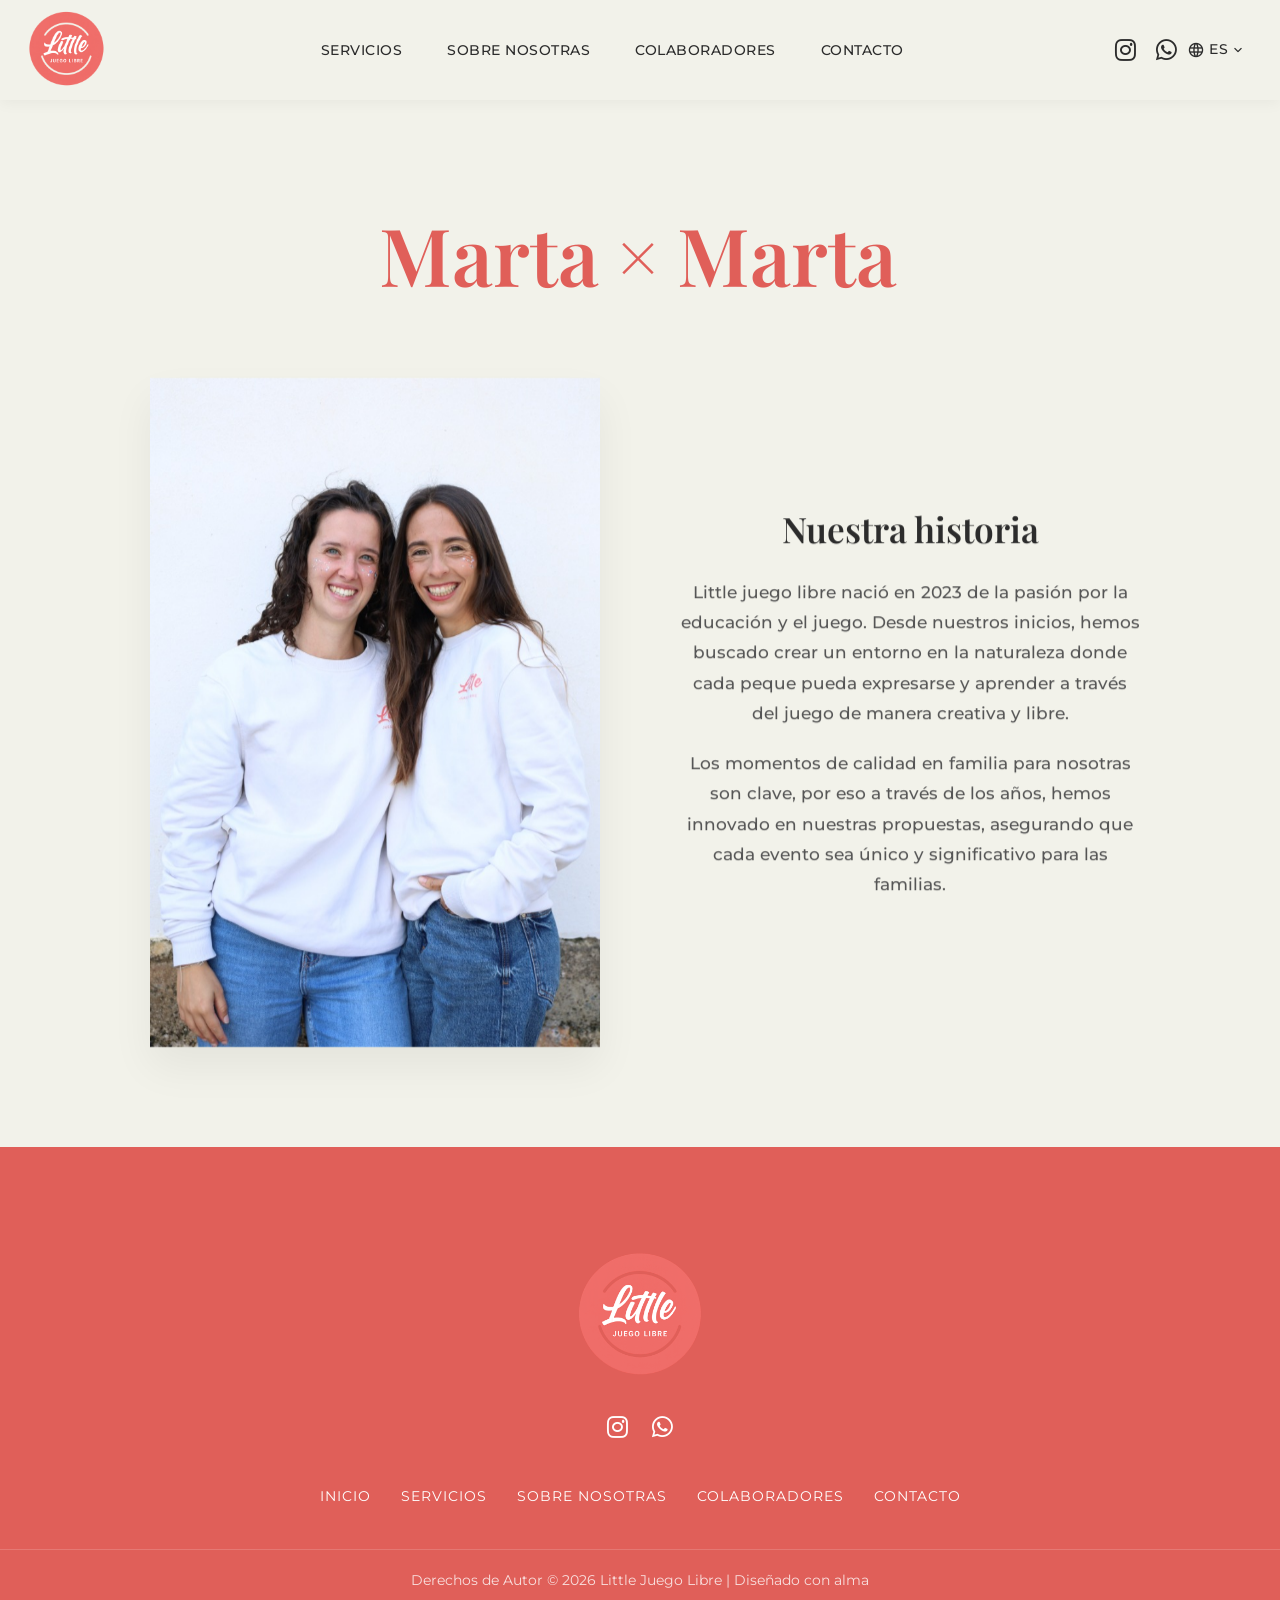
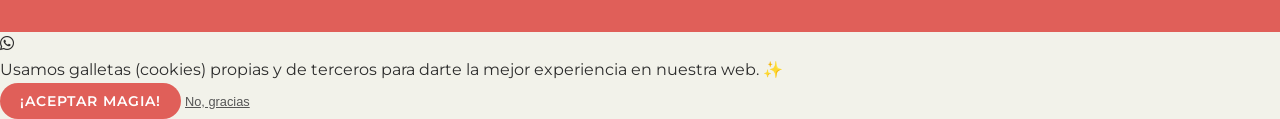
<file: sobre-nosotras.html>
<!DOCTYPE html>
<html lang="es">

<head>
    <meta charset="UTF-8">
    <meta name="viewport" content="width=device-width, initial-scale=1.0">
    <title>Sobre Nosotras | Little Juego Libre</title>
    <meta name="description" content="Nuestra filosofía sobre el juego libre y los eventos infantiles en Mallorca.">

    <link rel="preconnect" href="https://fonts.googleapis.com">
    <link rel="preconnect" href="https://fonts.gstatic.com" crossorigin>
    <link
        href="https://fonts.googleapis.com/css2?family=Montserrat:wght@400;500;600&family=Playfair+Display:ital,wght@0,400;0,600;0,700;1,400&display=swap"
        rel="stylesheet">
    <link rel="stylesheet"
        href="https://fonts.googleapis.com/css2?family=Material+Symbols+Rounded:opsz,wght,FILL,GRAD@24,400,0,0" />
    <link rel="stylesheet" href="https://cdnjs.cloudflare.com/ajax/libs/font-awesome/6.4.0/css/all.min.css" />
    <link rel="stylesheet" href="./css/style.css?v=14">
    <!-- Favicon & SEO -->
    <link rel="icon" href="./assets/logo.png" type="image/png">
    <meta property="og:title" content="Little Juego Libre">
    <meta property="og:description" content="Eventos personalizados y magia en cada rincón para los peques.">
    <meta property="og:image" content="./assets/logo-coral.jpg">
    <meta property="og:type" content="website">
</head>

<body>

    <!-- Navegación -->
        <header class="header" id="header">
        <div class="container nav-container">
            <a href="index.html" class="logo">
                <img src="./assets/logo.png" alt="Little Juego Libre" class="logo-img">
            </a>
            
            <nav class="nav-menu" id="nav-menu">
                <ul class="nav-list" style="position: relative;">
                    <li class="nav-item dropdown">
                        <a href="servicios.html" class="nav-link " data-i18n="nav_services">Servicios <span class="material-symbols-rounded" style="font-size: 16px; vertical-align: middle;">expand_more</span></a>
                        <ul class="dropdown-menu">
                            <li><a href="eventos.html" class="nav-link" data-i18n="nav_events">Eventos</a></li>
                            <li><a href="cumpleanos.html" class="nav-link" data-i18n="nav_birthdays">Cumpleaños</a></li>
                            <li><a href="juegos-libres.html" class="nav-link" data-i18n="nav_play">Juegos Libres</a></li>
                        </ul>
                    </li>
                    <li class="nav-item"><a href="sobre-nosotras.html" class="nav-link active" data-i18n="nav_about">Sobre Nosotras</a></li>
                    <li class="nav-item"><a href="colaboradores.html" class="nav-link " data-i18n="nav_collab">Colaboradores</a></li>
                    <li class="nav-item"><a href="contacto.html" class="nav-link " data-i18n="nav_contact">Contacto</a></li>
                </ul>
                <div class="nav-mobile-social">
                    <a href="https://www.instagram.com/little_juegolibre" target="_blank" aria-label="Instagram"><i class="fa-brands fa-instagram"></i></a>
                    <a href="https://wa.me/34603919414" target="_blank" aria-label="WhatsApp"><i class="fa-brands fa-whatsapp"></i></a>
                </div>
            </nav>

            <div class="header-social desktop-only">
                <a href="https://www.instagram.com/little_juegolibre" target="_blank" aria-label="Instagram" class="nav-icon-delayed"><i
                        class="fa-brands fa-instagram" style="font-size: 24px;"></i></a>
                <a href="https://wa.me/34603919414" target="_blank" aria-label="WhatsApp" class="nav-icon-delayed"><i
                        class="fa-brands fa-whatsapp" style="font-size: 24px;"></i></a>
            </div>

            <div class="custom-language-selector" id="language-selector-container">
                <div class="language-selected" id="language-selected">
                    <span class="material-symbols-rounded" style="font-size: 18px; margin-right: 4px;">language</span>
                    <span class="lang-text" id="current-lang-text">ES</span>
                    <span class="material-symbols-rounded" style="font-size: 16px; margin-left: 2px;">expand_more</span>
                </div>
                <ul class="language-options" id="language-options">
                    <li data-value="es">ES</li>
                    <li data-value="en">EN</li>
                    <li data-value="de">DE</li>
                    <li data-value="fr">FR</li>
                    <li data-value="ca">CA</li>
                </ul>
            </div>

            <button class="nav-toggle" id="nav-toggle" aria-label="Abrir menú">
                <span class="material-symbols-rounded">menu</span>
            </button>
        </div>
    </header>

        <main class="page-main">
        
        <!-- 1. El Manifiesto (Hero) -->
        <section class="manifesto-hero">
            <div class="container fade-in-up" style="display: flex; flex-direction: column; align-items: center; justify-content: center; text-align: center;">
                <h1 class="marta-squared-title">
                    <span class="m-paren-l" style="margin-right: -10px;">(</span>
                    <span>Marta</span>
                    <span class="m-cross"> &times; Marta</span>
                    <span class="m-paren-r" style="margin-left: -5px;">)</span>
                    <span class="m-squared" style="font-size: 2.5rem; top: -30px;">²</span>
                </h1>
            </div>
        </section>

        <!-- 2. Dos Martas, un mismo sueño (La Historia Original) -->
        <section class="section" id="sobre-nosotras" style="padding: 20px 0 100px 0; background-color: var(--color-bg-primary);">
            <div class="container fade-in-up delay-1">
                <div class="about-story-layout" style="align-items: center;">
                    <!-- Column 1: Image -->
                    <div class="about-story-img">
                        <img loading="lazy" decoding="async" src="./assets/fundadoras.JPG" alt="Marta M y Marta B - Little Juego Libre" style="border-radius: 0; box-shadow: 0 20px 40px rgba(0,0,0,0.06);">
                    </div>
                    <!-- Column 2: Text -->
                    <div class="about-story-text">
                        <h2 data-i18n="about_history_title" style="font-family: var(--font-heading); font-size: 2.2rem; margin-bottom: 20px; color: var(--color-text-main);">Dos Martas, un mismo sueño</h2>
                        <p data-i18n="about_history_p1" style="font-size: 1.05rem; line-height: 1.8; color: var(--color-text-light); margin-bottom: 20px;">Little juego libre nació en 2023 de la pasión por la educación y el juego. Desde nuestros inicios, hemos buscado crear un entorno en la naturaleza donde cada peque pueda expresarse y aprender a través del juego de manera creativa y libre.</p>
                        <p data-i18n="about_history_p2" style="font-size: 1.05rem; line-height: 1.8; color: var(--color-text-light);">Los momentos de calidad en familia para nosotras son clave, por eso a través de los años, hemos innovado en nuestras propuestas, asegurando que cada evento sea único y significativo para las familias.</p>
                    </div>
                </div>
            </div>
        </section>

    </main>

    <!-- Footer -->
        <footer class="footer" style="padding-top: 100px;">
        <div class="container footer-container">
            <div class="footer-col text-center">
                <!-- âœ¦ 3D GLOBE (WebGL) âœ¦ -->
                <img src="./assets/logo.png" alt="Little Juego Libre" class="footer-logo-img">
                <div class="social-links justify-center">
                    <a href="https://www.instagram.com/little_juegolibre" target="_blank" aria-label="Instagram"><i
                            class="fa-brands fa-instagram" style="font-size: 24px;"></i></a>
                    <a href="https://wa.me/34603919414" target="_blank" aria-label="WhatsApp"><i
                            class="fa-brands fa-whatsapp" style="font-size: 24px;"></i></a>
                </div>
            </div>

            <div class="footer-nav">
                <ul class="footer-links">
                    <li><a href="index.html" data-i18n="nav_home">Inicio</a></li>
                    <li><a href="servicios.html" data-i18n="nav_services">Servicios</a></li>
                    <li><a href="sobre-nosotras.html" data-i18n="nav_about">Sobre Nosotras</a></li>
                    <li><a href="colaboradores.html" data-i18n="nav_collab">Colaboradores</a></li>
                    <li><a href="contacto.html" data-i18n="nav_contact">Contacto</a></li>
                </ul>
            </div>
        </div>
        <div class="footer-bottom">
            <p><span data-i18n="footer_rights">Derechos de Autor &copy; </span><span id="year"></span><span
                    data-i18n="footer_designed"> Little Juego Libre | Diseñado con alma</span></p>
        </div>
    </footer>

    <!-- Language Translation Scripts -->
    <script defer src="./js/translations.js"></script>
    <script defer src="./js/language.js"></script>

    <script defer src="./js/main.js"></script>
</body>

</html>
</file>
<file: css/style.css>
/* CSS Variables - Plagiarized Color Palette & Typography */
:root {
    /* Exact Requested Colors */
    --color-bg-primary: #f2f2ea;
    /* Off-white / Cream background */
    --color-accent-primary: #E05F59;
    /* Coral / Reddish highlight */

    /* Secondary Colors */
    --color-bg-secondary: #ffffff;
    /* Clean white for contrast sections */
    --color-text-main: #2c2c2c;
    /* Charcoal for good readability */
    --color-text-light: #555555;
    --color-accent-hover: #c44d47;
    /* Darker coral for hover effects */

    /* Typography based on live site */
    --font-heading: 'Playfair Display', serif;
    /* Elegant serif for titles */
    --font-body: 'Montserrat', sans-serif;
    /* Clean sans-serif for body */

    /* Spacing & Borders */
    --border-radius-sm: 4px;
    --border-radius-md: 12px;

    /* Transitions */
    --transition-fast: 0.3s ease-in-out;
}

/* Reset & Base Styles */
* {
    margin: 0;
    padding: 0;
    box-sizing: border-box;
}



body {
    font-family: var(--font-body);
    font-size: 16px;
    color: var(--color-text-main);
    background-color: var(--color-bg-primary);
    /* #f2f2ea */
    line-height: 1.6;
    overflow-x: hidden;
    scroll-behavior: smooth;
    -webkit-font-smoothing: antialiased;
}

h1,
h2,
h3,
h4,
h5,
h6 {
    font-family: var(--font-heading);
    color: var(--color-text-main);
    font-weight: 600;
}

a {
    text-decoration: none;
    color: inherit;
    transition: var(--transition-fast);
}

ul {
    list-style: none;
}

/* Utilities */
.container {
    max-width: 1100px;
    margin: 0 auto;
    padding: 0 24px;
}

.text-center {
    text-align: center;
}

.text-left {
    text-align: left;
}

.justify-center {
    justify-content: center;
}

.bg-white {
    background-color: var(--color-bg-primary);
    /* Eliminamos el blanco puro forzado y lo igualamos al de la web por si se quedó alguna clase */
}

.mx-auto {
    margin-left: auto;
    margin-right: auto;
}

.pt-150 {
    padding-top: 150px !important;
}

.page-main {
    min-height: calc(100vh - 200px);
}

/* Separator Line */
.title-separator {
    width: 60px;
    height: 3px;
    background-color: var(--color-accent-primary);
    margin: 20px auto 40px;
}

/* Buttons */
.btn {
    display: inline-flex;
    align-items: center;
    justify-content: center;
    font-family: var(--font-body);
    font-weight: 600;
    font-size: 14px;
    text-transform: uppercase;
    letter-spacing: 1px;
    padding: 14px 30px;
    border-radius: var(--border-radius-sm);
    cursor: pointer;
    transition: var(--transition-fast);
    border: none;
}

.btn-primary {
    background-color: var(--color-accent-primary);
    color: white;
}

.btn-primary:hover {
    background-color: var(--color-accent-hover);
    color: white;
}

.btn-full {
    width: 100%;
}

/* Header */
.header {
    position: fixed;
    top: 0;
    left: 0;
    width: 100%;
    z-index: 1000;
    background-color: var(--color-bg-primary);
    /* #f2f2ea */
    transition: transform 0.4s ease-in-out, background-color 0.3s ease;
    box-shadow: 0 2px 15px rgba(0, 0, 0, 0.05);
}

.header-hidden {
    transform: translateY(-100%);
}

.nav-container {
    display: flex;
    justify-content: space-between;
    align-items: center;
    height: 100px;
    max-width: 1400px !important; /* Forces header wider than standard container to give rolling logo room */
}

.logo {
    display: flex;
    align-items: center;
}

/* Header 3D Globe — replaces static .logo-img */
.logo-img {
    height: 85px;
    width: auto;
    object-fit: contain;
}

/* Rolling Logo Animation - Desktop Only */
@media (min-width: 992px) {
    .logo-img {
        animation: rollLogoDesktop 20s infinite cubic-bezier(0.4, 0, 0.2, 1);
        transform-origin: center center;
    }
}

/* Physics-based wheel constraints: 
   Height = 85px. Circumference = 85 * PI ≈ 267px per full 360deg rotation 
   User override: Reduced translation to 160px to prevent center collision. */
@keyframes rollLogoDesktop {
    0% { transform: translateX(0) rotate(0deg); }
    
    /* Idle at start */
    5% { transform: translateX(0) rotate(0deg); }
    
    /* Rolling Right */
    18% { transform: translateX(160px) rotate(360deg); }
    
    /* Paused near menu */
    25% { transform: translateX(160px) rotate(360deg); }
    
    /* Rolling Left back to start */
    38% { transform: translateX(0) rotate(0deg); }
    
    /* Idle the rest of the 20 second loop */
    100% { transform: translateX(0) rotate(0deg); }
}

.nav-menu {
    flex: 2;
    display: flex;
    justify-content: center;
    /* Center the menu links */
}

.nav-list {
    display: flex;
    gap: 45px;          /* Increased dramatically from 25px for airy feel */
    align-items: center;
}

.nav-link {
    font-weight: 500;
    font-size: 0.90rem;
    /* Reducido ligeramente de 0.95rem */
    text-transform: uppercase;
    letter-spacing: 0.5px;
    white-space: nowrap;
    /* Fuerza a que "Sobre Nosotras" no salte de línea */
}

.nav-link:hover {
    color: var(--color-accent-primary);
    /* Highlight with the E05F59 coral */
}

/* Dropdown Menu Styles */
.nav-item.dropdown {
    position: relative;
}

.dropdown-menu {
    position: absolute;
    top: 100%;
    left: 50%;
    transform: translateX(-50%) translateY(10px);
    background-color: var(--color-bg-primary);
    min-width: 180px;
    box-shadow: 0 10px 25px rgba(0,0,0,0.1);
    border-radius: var(--border-radius-sm);
    padding: 10px 0;
    opacity: 0;
    visibility: hidden;
    transition: all 0.3s ease;
    z-index: 100;
}

.nav-item.dropdown:hover .dropdown-menu {
    opacity: 1;
    visibility: visible;
    transform: translateX(-50%) translateY(0);
}

.dropdown-menu li {
    list-style: none;
}

.dropdown-menu .nav-link {
    display: block;
    padding: 10px 20px;
    font-size: 0.85rem;
    text-align: center;
    color: var(--color-text-main);
}

.dropdown-menu .nav-link:hover {
    background-color: rgba(224,95,89,0.05);
    color: var(--color-accent-primary);
}

/* Header Socials */
.header-social {
    display: flex;
    align-items: center;
    justify-content: flex-end;
    gap: 20px;
}

.header-social a {
    color: var(--color-text-main);
    display: flex;
    align-items: center;
    justify-content: center;
    order: 2; /* Push icons to the right side of language selector */
}

.header-social a span {
    font-size: 28px;
    /* Haz los iconos un poco más grandes */
}

.header-social a:hover {
    color: var(--color-accent-primary);
}

.header-social #language-selector-container {
    order: 1; /* Keep language selector to the left */
}

.header-social .nav-toggle {
    order: 3; /* Keep menu button at the far edge on mobile */
}

/* Animations for delayed icons on index.html */
.nav-icon-delayed {
    opacity: 0;
    animation: dropDownIcon 0.6s ease-out forwards;
}

.header-social a.nav-icon-delayed:nth-of-type(1) {
    animation-delay: 2s;
}

.header-social a.nav-icon-delayed:nth-of-type(2) {
    animation-delay: 2.2s;
}

@keyframes dropDownIcon {
    from { opacity: 0; transform: translateY(-15px); }
    to { opacity: 1; transform: translateY(0); }
}

/* Custom Language Selector */
.custom-language-selector {
    position: relative;
    display: inline-block;
}

.language-selected {
    display: flex;
    align-items: center;
    cursor: pointer;
    padding: 5px 10px;
    font-size: 0.90rem;
    font-weight: 500;
    text-transform: uppercase;
    letter-spacing: 0.5px;
    transition: var(--transition-fast);
}

.language-selected:hover {
    color: var(--color-accent-primary);
}

.language-options {
    position: absolute;
    top: 100%;
    right: 0;
    background-color: var(--color-bg-primary);
    box-shadow: 0 4px 15px rgba(0, 0, 0, 0.08);
    border-radius: var(--border-radius-sm);
    list-style: none;
    padding: 10px;
    margin-top: 5px;
    z-index: 100;
    display: none;
    min-width: 120px;
    text-align: right; /* Aligned like The Glamping */
}

.language-options.show {
    display: block;
}

.language-options li {
    padding: 5px 10px;
    cursor: pointer;
    font-size: 0.85rem;
    color: var(--color-text-main);
    transition: var(--transition-fast);
}

.language-options li:hover {
    color: var(--color-accent-primary);
}

@keyframes wiggle-twice {

    0%,
    100% {
        transform: rotate(0deg);
    }

    25% {
        transform: rotate(-8deg);
    }

    75% {
        transform: rotate(8deg);
    }
}

.nav-toggle,
.nav-mobile-social {
    display: none;
    background: none;
    border: none;
    cursor: pointer;
    color: var(--color-text-main);
    margin-left: 10px;
}

.nav-toggle span {
    font-size: 30px;
}

/* Hero Section */
.hero {
    position: relative;
    padding: 200px 0 150px;
    min-height: 80vh;
    display: flex;
    flex-direction: column;
    align-items: center;
    justify-content: center;
    overflow: hidden; /* Ensure videos don't spill out */
    background-color: var(--color-bg-primary); /* Fallback color */
}

/* 3-Video Grid Background */
.hero-video-background {
    position: absolute;
    top: 0;
    left: 0;
    width: 100%;
    height: 100%;
    display: grid;
    grid-template-columns: repeat(3, 1fr);
    gap: 15px; /* Small gap between videos */
    z-index: 0;
}

/* Mobile-only video: hidden on desktop */
.mobile-hero-video {
    display: none;
}

@media (max-width: 768px) {
    /* Switch to single column grid */
    .hero-video-background {
        grid-template-columns: 1fr;
        gap: 0;
    }

    /* Hide the 3 desktop videos on mobile */
    .desktop-only-video {
        display: none !important;
    }

    /* Show and perfect the mobile video */
    .mobile-hero-video {
        display: block !important;
        position: absolute !important;
        top: 0;
        left: 0;
        width: 100% !important;
        height: 100% !important;
    }

    /* The video itself: cover the entire portrait screen beautifully */
    .mobile-hero-video video {
        position: absolute;
        top: 0;
        left: 0;
        width: 100%;
        height: 100%;
        object-fit: cover;
        object-position: center top; /* Frame top of the shot (usually the most interesting part) */
        transform: none; /* Remove the translate trick, not needed for full cover */
    }
}

.video-wrapper {
    position: relative;
    width: 100%;
    height: 100%;
    overflow: hidden;
}

.video-wrapper video {
    position: absolute;
    top: 50%;
    left: 50%;
    width: 100%;
    height: 100%;
    object-fit: cover;
    object-position: center top; /* Frame top of shot — best for portrait/vertical videos */
    transform: translate(-50%, -50%);
}

/* Center video (hero-video-3) is landscape — center framing is perfect */
.desktop-only-video:nth-child(2) video {
    object-position: center center;
}

.hero-overlay {
    position: absolute;
    top: 0;
    left: 0;
    width: 100%;
    height: 100%;
    background-color: rgba(255, 255, 255, 0.1); /* Reduced from 0.5 to 0.1 for video clarity */
    z-index: 1; /* Overlay sits above videos, below text */
}

.hero-content {
    position: relative;
    z-index: 10;
    background: rgba(242, 242, 234, 0.9);
    /* #f2f2ea semi-transparent */
    padding: 50px 40px;
    border-radius: var(--border-radius-sm);
    box-shadow: 0 10px 40px rgba(0, 0, 0, 0.1);
    max-width: 800px;
    margin: 0 auto;
}

.hero-quote {
    font-size: clamp(2rem, 4vw, 3rem);
    font-style: italic;
    line-height: 1.3;
    margin-bottom: 20px;
}

.hero-author {
    font-family: var(--font-body);
    text-transform: uppercase;
    letter-spacing: 2px;
    font-size: 0.9rem;
    font-weight: 600;
    color: var(--color-accent-primary);
    /* Coral color */
}

/* Wavy Dividers */
.custom-shape-divider-bottom-1682548483,
.custom-shape-divider-bottom-134123 {
    position: absolute;
    bottom: 0;
    left: 0;
    width: 100%;
    overflow: hidden;
    line-height: 0;
    transform: rotate(180deg);
}

.custom-shape-divider-bottom-134123 {
    transform: rotate(0deg);
    /* Flip for the bottom of services */
}

.custom-shape-divider-bottom-1682548483 svg,
.custom-shape-divider-bottom-134123 svg {
    position: relative;
    display: block;
    width: calc(100% + 1.3px);
    height: 70px;
}

.custom-shape-divider-bottom-1682548483 .shape-fill {
    fill: var(--color-bg-primary);
    /* Connects to #f2f2ea section */
}

.custom-shape-divider-bottom-134123 .shape-fill-bg {
    fill: var(--color-bg-primary);
}


/* Sections Base */
.section {
    padding: 100px 0;
    position: relative;
    background-color: var(--color-bg-primary);
    content-visibility: auto;
    contain-intrinsic-size: auto 600px;
}

.section-title {
    font-size: 2.5rem;
}

/* Sobre Nosotras Nuevo Diseño */
.about-stripes {
    width: 100%;
    margin-bottom: 80px;
    margin-top: 30px;
    line-height: 0;
}

.about-stripes svg {
    display: block;
    width: 100%;
    height: 180px;
    /* Adjust as needed */
    object-fit: cover;
}

.about-story-layout {
    display: flex;
    align-items: center;
    justify-content: center;
    gap: 80px;
    margin: 0 auto;
    max-width: 1000px;
}

.about-story-img {
    flex: 1;
    display: flex;
    justify-content: flex-end;
}

.about-story-img img {
    max-width: 450px;
    width: 100%;
    height: auto;
    border-radius: var(--border-radius-sm);
    box-shadow: 0 10px 30px rgba(0, 0, 0, 0.1);
}

.about-story-text {
    flex: 1;
    text-align: center;
}

.about-story-text h2 {
    color: var(--color-accent-primary);
    font-size: 2.2rem;
    margin-bottom: 30px;
}

.about-story-text p {
    color: var(--color-text-main);
    font-size: 1.05rem;
    font-weight: 500;
    margin-bottom: 25px;
    line-height: 1.8;
}

@media (max-width: 900px) {
    .about-story-layout {
        flex-direction: column;
        gap: 50px;
        text-align: center;
        padding: 0 20px;
    }

    .about-story-img {
        justify-content: center;
    }
}

/* Personal Intro Block (Home) */
.personal-intro {
    padding: 100px 0 60px;
    background-color: var(--color-bg-light);
}

.personal-intro-layout {
    display: flex;
    align-items: center;
    gap: 60px;
    max-width: 1100px;
    margin: 0 auto;
}

.personal-intro-img {
    flex: 1;
    position: relative;
    border-radius: var(--border-radius-lg);
    overflow: hidden;
    box-shadow: 0 15px 40px rgba(0,0,0,0.1);
}

.personal-intro-img::before {
    content: '';
    display: block;
    padding-top: 120%; /* creates a vertical portrait aspect ratio */
}

.personal-intro-img img {
    position: absolute;
    top: 0;
    left: 0;
    width: 100%;
    height: 100%;
    object-fit: cover;
    transition: transform 0.5s ease;
}

.personal-intro-img:hover img {
    transform: scale(1.03);
}

.personal-intro-text {
    flex: 1;
    text-align: left;
    padding: 20px;
}

.personal-intro-text h2 {
    color: var(--color-accent-primary);
    font-size: 2.8rem;
    font-family: var(--font-heading);
    margin-bottom: 25px;
    line-height: 1.1;
}

.personal-intro-text p {
    color: var(--color-text-main);
    font-size: 1.05rem;
    line-height: 1.8;
    margin-bottom: 30px;
}

@media (max-width: 900px) {
    .personal-intro {
        background-image: url('../assets/intro-juegolibre.jpg');
        background-size: cover;
        background-position: center;
        position: relative;
        padding: 80px 0;
    }

    .personal-intro::before {
        content: '';
        position: absolute;
        inset: 0;
        background-color: rgba(242, 242, 234, 0.85); /* Capa de color para contraste */
        z-index: 1;
    }

    .personal-intro .container {
        position: relative;
        z-index: 2;
    }

    .personal-intro-layout {
        flex-direction: column;
        gap: 40px;
        text-align: center;
    }

    .personal-intro-img {
        display: none; /* Ocultamos la imagen original para usarla de fondo */
    }
    
    .personal-intro-text {
        text-align: center;
        padding: 0;
    }

    .personal-intro-text h2 {
        font-size: 2.2rem;
        margin-bottom: 20px;
    }
}

/* Servicios */
.services {
    padding-bottom: 150px;
    /* Space for the bottom wave */
}

.services-grid {
    display: grid;
    grid-template-columns: repeat(auto-fit, minmax(300px, 1fr));
    gap: 30px;
}

.service-card {
    background: white;
    border-radius: var(--border-radius-sm);
    overflow: hidden;
    box-shadow: 0 10px 30px rgba(0, 0, 0, 0.05);
    text-align: center;
    position: relative;
}

.service-img {
    height: 250px;
    background-color: #ddd;
    /* Placeholder setup */
}

.service-info {
    padding: 30px;
}

.service-info h3 {
    font-size: 1.6rem;
    margin-bottom: 20px;
}

/* Temáticas */
.themes-gallery {
    display: grid;
    grid-template-columns: repeat(2, 1fr);
    gap: 20px;
    margin-top: 40px;
}

/* Home Cages (Jaulas) */
.home-services-grid {
    display: flex;
    width: 100%;
    margin-bottom: -150px;
    /* To blend into footer or next section */
    position: relative;
    z-index: 10;
}

.home-cage {
    flex: 1;
    height: 600px;
    position: relative;
    overflow: hidden;
    display: block;
    text-decoration: none;
}

.home-cage-bg {
    position: absolute;
    top: 0;
    left: 0;
    width: 100%;
    height: 100%;
    background-size: cover;
    background-position: center;
    transition: transform 0.6s cubic-bezier(0.25, 0.46, 0.45, 0.94);
    z-index: 1;
}

/* Oscurecer un poco la imagen para que se lea el texto */
.home-cage::before {
    content: '';
    position: absolute;
    top: 0;
    left: 0;
    width: 100%;
    height: 100%;
    background: rgba(0, 0, 0, 0.3);
    z-index: 2;
    transition: background 0.4s ease;
}

.home-cage-inner {
    position: absolute;
    top: 40px;
    left: 30px;
    right: 30px;
    bottom: 40px;
    border: 10px solid white;
    z-index: 3;
    display: flex;
    flex-direction: column;
    align-items: center;
    justify-content: space-between;
    padding: 40px 20px;
    transition: transform 0.4s ease;
}

.home-cage h3 {
    color: white;
    font-size: 2.2rem;
    font-family: var(--font-body);
    font-weight: 600;
    text-shadow: 0 2px 10px rgba(0, 0, 0, 0.5);
    text-align: center;
}

.btn-read-more {
    background-color: white;
    color: var(--color-accent-primary);
    padding: 12px 30px;
    border-radius: 30px;
    font-weight: 600;
    text-transform: uppercase;
    font-size: 0.9rem;
    letter-spacing: 1px;
    box-shadow: 0 5px 15px rgba(0, 0, 0, 0.2);
    transition: var(--transition-fast);
}

/* Hover Effects */
.home-cage:hover .home-cage-bg {
    transform: scale(1.08);
}

.home-cage:hover::before {
    background: rgba(0, 0, 0, 0.15);
    /* Aclarar al pasar el ratón */
}

.home-cage:hover .btn-read-more {
    background-color: var(--color-accent-primary);
    color: white;
}

.theme-item {
    aspect-ratio: 16/9;
    background-color: #e8e8e1;
    border-radius: var(--border-radius-sm);
    display: flex;
    align-items: center;
    justify-content: center;
    overflow: hidden;
    position: relative;
    border: 1px solid rgba(0, 0, 0, 0.05);
}

.theme-placeholder {
    font-family: var(--font-heading);
    font-size: 1.5rem;
    color: var(--color-text-main);
    z-index: 2;
}

/* ==============================================
   NUESTRA ESENCIA (GLASS CARDS)
   ============================================== */
.glass-card {
    background: rgba(255, 255, 255, 0.7);
    backdrop-filter: blur(12px);
    -webkit-backdrop-filter: blur(12px);
    border: 1px solid rgba(255, 255, 255, 0.5);
    border-top: 1px solid rgba(255, 255, 255, 0.8);
    border-left: 1px solid rgba(255, 255, 255, 0.8);
    border-radius: var(--border-radius-md);
    padding: 35px 25px;
    box-shadow: 0 15px 35px rgba(0, 0, 0, 0.05);
    transition: transform 0.4s ease, box-shadow 0.4s ease, background 0.4s ease;
    display: flex;
    flex-direction: column;
    align-items: center;
    text-align: center;
    height: 100%;
}

.glass-card:hover {
    transform: translateY(-12px);
    box-shadow: 0 25px 45px rgba(224, 95, 89, 0.15);
    background: rgba(255, 255, 255, 0.95);
}

.glass-card-icon {
    font-size: 2.2rem;
    color: var(--color-accent-primary);
    margin-bottom: 20px;
    background: rgba(224, 95, 89, 0.08);
    width: 75px;
    height: 75px;
    display: flex;
    align-items: center;
    justify-content: center;
    border-radius: 50%;
    transition: transform 0.4s ease, background 0.4s ease;
}

.glass-card:hover .glass-card-icon {
    transform: scale(1.1) rotate(5deg);
    background: rgba(224, 95, 89, 0.15);
}

.glass-card h3 {
    color: var(--color-accent-primary);
    font-family: var(--font-heading);
    font-size: 1.4rem;
    margin-bottom: 15px;
}

.glass-card p {
    color: var(--color-text-main);
    font-size: 0.95rem;
    line-height: 1.6;
}

/* ==============================================
   SERVICES & THEMES STYLING
   ============================================== */

.services-grid {
    display: grid;
    grid-template-columns: repeat(auto-fit, minmax(300px, 1fr));
    gap: 40px;
    margin-top: 50px;
}

.service-card {
    background: white;
    border-radius: var(--border-radius-md);
    overflow: hidden;
    box-shadow: 0 10px 30px rgba(0, 0, 0, 0.05);
    transition: transform 0.4s ease, box-shadow 0.4s ease;
    border: 1px solid rgba(224, 95, 89, 0.1);
}

.service-card:hover {
    transform: translateY(-15px);
    box-shadow: 0 20px 40px rgba(224, 95, 89, 0.15);
}

.service-img {
    height: 250px;
    background-color: #f8f8f8;
    position: relative;
    overflow: hidden;
    display: flex;
    justify-content: center;
    align-items: center;
}

.service-img::after {
    content: 'FOTO';
    color: #ccc;
    font-size: 2rem;
    font-weight: bold;
    font-family: var(--font-heading);
}

.service-img img {
    width: 100%;
    height: 100%;
    object-fit: cover;
    position: absolute;
    top: 0;
    left: 0;
    z-index: 1;
    /* when image is added it covers the placeholder text */
}

.service-info {
    padding: 30px;
    text-align: center;
}

.service-info h3 {
    color: var(--color-accent-primary);
    font-size: 1.8rem;
    margin-bottom: 15px;
}

.service-info p {
    color: var(--color-text-light);
    margin-bottom: 25px;
}

.themes-gallery {
    display: grid;
    grid-template-columns: repeat(auto-fit, minmax(280px, 1fr));
    gap: 30px;
    margin-top: 50px;
}

.theme-card {
    position: relative;
    border-radius: var(--border-radius-md);
    overflow: hidden;
    height: 350px;
    box-shadow: 0 10px 30px rgba(0, 0, 0, 0.08);
    transition: transform 0.4s ease;
}

.theme-card:hover {
    transform: scale(1.03);
}

.theme-img {
    width: 100%;
    height: 100%;
    background-color: #eee;
    display: flex;
    justify-content: center;
    align-items: center;
}

.theme-img::after {
    content: 'FOTO TEMÁTICA';
    color: #ccc;
    font-weight: bold;
    font-family: var(--font-heading);
}

.theme-overlay {
    position: absolute;
    bottom: 0;
    left: 0;
    right: 0;
    padding: 30px 20px;
    background: linear-gradient(to top, rgba(224, 95, 89, 0.95), rgba(224, 95, 89, 0));
    color: white;
    text-align: center;
}

.theme-overlay h3 {
    margin: 0;
    font-size: 1.5rem;
    font-weight: 600;
}

/* ==============================================
   FORMS
   ============================================== */
/* Contacto */
.contact-wrapper {
    display: grid;
    grid-template-columns: 1fr 1.5fr;
    gap: 60px;
    margin-top: 50px;
    background: var(--color-bg-primary);
    padding: 50px;
    border-radius: var(--border-radius-md);
}

.contact-info h3 {
    font-size: 1.8rem;
    margin-bottom: 20px;
}

.contact-list {
    margin-top: 30px;
}

.contact-list li {
    display: flex;
    align-items: center;
    gap: 15px;
    margin-bottom: 20px;
}

.contact-list span {
    color: var(--color-accent-primary);
}

/* Contact Form and Booking CSS */
.contact-form {
    text-align: left;
}

.form-group {
    margin-bottom: 20px;
}

.form-group input,
.form-group textarea {
    width: 100%;
    padding: 15px 20px;
    border-radius: var(--border-radius-sm);
    border: 1px solid #ccc;
    font-family: var(--font-body);
    font-size: 1rem;
    transition: border-color var(--transition-fast);
}

.form-group input:focus,
.form-group textarea:focus {
    outline: none;
    border-color: var(--color-accent-primary);
}

/* Custom Calendar Mockup Styles */
.cal-day {
    padding: 10px 0;
    border-radius: 50%;
    cursor: default;
    color: #888;
    transition: var(--transition-fast);
}

.cal-day.available {
    color: var(--color-accent-primary);
    font-weight: 600;
    background-color: rgba(224, 95, 89, 0.1);
    /* Light red tint */
    cursor: pointer;
}

.cal-day.available:hover {
    background-color: var(--color-accent-primary);
    color: white;
}

.cal-day.selected {
    background-color: var(--color-accent-primary);
    color: white;
    box-shadow: 0 4px 10px rgba(224, 95, 89, 0.4);
}

.btn-time {
    background-color: white;
    color: var(--color-accent-primary);
    border: 1px solid var(--color-accent-primary);
    padding: 8px 15px;
    font-size: 0.85rem;
    border-radius: var(--border-radius-sm);
}

.btn-time:hover {
    background-color: var(--color-accent-primary);
    color: white;
}

/* Footer */
.footer {
    background-color: var(--color-accent-primary);
    color: white;
    padding: 100px 0 40px;
    content-visibility: auto;
    contain-intrinsic-size: auto 400px;
}

.footer-logo-img {
    height: 140px;
    width: auto;
    object-fit: contain;
    margin-bottom: 20px;
}

.footer .social-links a {
    color: white;
    margin: 0 10px;
}

.footer .social-links a:hover {
    opacity: 0.8;
}

.footer-nav {
    margin: 40px 0;
}

.footer-links {
    display: flex;
    justify-content: center;
    gap: 30px;
    flex-wrap: wrap;
}

@media (max-width: 768px) {
    .footer-links {
        gap: 15px;
        flex-direction: column;
        align-items: center;
    }
}

.footer-links a {
    color: white;
    text-transform: uppercase;
    font-size: 0.9rem;
    letter-spacing: 1px;
}

.footer-links a:hover {
    text-decoration: underline;
}

.footer-bottom {
    text-align: center;
    padding-top: 20px;
    border-top: 1px solid rgba(255, 255, 255, 0.2);
    font-size: 0.85rem;
    opacity: 0.8;
}


/* Testimonios */
.testimonials-grid {
    display: grid;
    grid-template-columns: repeat(auto-fit, minmax(300px, 1fr));
    gap: 30px;
}

.testimonial-card {
    background: rgba(255, 255, 255, 0.1);
    backdrop-filter: blur(10px);
    border: 1px solid rgba(255, 255, 255, 0.2);
    padding: 40px 30px;
    border-radius: var(--border-radius-md);
    text-align: center;
}

.testimonial-card .stars {
    color: #ffd700;
    margin-bottom: 20px;
}

.testimonial-card .stars span {
    font-size: 24px;
}

.testimonial-text {
    font-size: 1.1rem;
    font-style: italic;
    margin-bottom: 20px;
    line-height: 1.6;
}

/* ==============================================
   GIFT POPUP (BONO REGALO)
   ============================================== */
.gift-popup-overlay {
    position: fixed;
    top: 0;
    left: 0;
    width: 100vw;
    height: 100vh;
    background-color: var(--color-bg-primary);
    /* Covers full screen as requested */
    z-index: 9999;
    display: flex;
    justify-content: center;
    align-items: center;
    opacity: 0;
    visibility: hidden;
    transition: opacity 0.5s ease, visibility 0.5s ease;
}

.gift-popup-overlay.show {
    opacity: 1;
    visibility: visible;
}

.gift-popup-content {
    display: flex;
    flex-direction: column;
    align-items: center;
    width: 100%;
    max-width: 600px;
    padding: 20px;
    transform: translateY(20px);
    opacity: 0;
    transition: transform 0.5s ease 0.2s, opacity 0.5s ease 0.2s;
}

.gift-popup-overlay.show .gift-popup-content {
    transform: translateY(0);
    opacity: 1;
}

.bono-img {
    width: 100%;
    max-height: 75vh;
    object-fit: contain;
    margin-bottom: 30px;
    border-radius: var(--border-radius-sm);
    box-shadow: 0 10px 40px rgba(0, 0, 0, 0.1);
}

.gift-popup-actions {
    display: flex;
    gap: 20px;
    flex-wrap: wrap;
    justify-content: center;
    width: 100%;
}

.btn-bono {
    padding: 15px 40px;
    font-size: 1.1rem;
    border-radius: 50px;
    box-shadow: 0 5px 15px rgba(0, 0, 0, 0.1);
    flex: 1;
    min-width: 200px;
    max-width: 300px;
    text-align: center;
}

.btn-secondary {
    background-color: white;
    color: var(--color-text-main);
    border: 2px solid #ddd;
}

.btn-secondary:hover {
    background-color: #f5f5f5;
    border-color: #ccc;
}

.testimonial-author {
    font-weight: 600;
    font-family: var(--font-heading);
    font-size: 1.2rem;
}

/* Animations */
.fade-in-up {
    opacity: 0;
    transform: translateY(30px);
    transition: opacity 0.8s ease-out, transform 0.8s ease-out;
}

.fade-in-left {
    opacity: 0;
    transform: translateX(-50px);
    transition: opacity 0.8s ease-out, transform 0.8s ease-out;
}

.fade-in-right {
    opacity: 0;
    transform: translateX(50px);
    transition: opacity 0.8s ease-out, transform 0.8s ease-out;
}

.animate-show {
    opacity: 1;
    transform: translate(0, 0);
}

.delay-1 {
    transition-delay: 0.2s;
}

.delay-2 {
    transition-delay: 0.4s;
}

.delay-3 {
    transition-delay: 0.6s;
}


/* Responsive */
@media (max-width: 992px) {

    .about-grid,
    .themes-gallery,
    .home-services-grid,
    .testimonials-grid,
    .contact-layout {
        grid-template-columns: 1fr !important;
    }

    /* Removed problematic min-height for contact-right divs */

    .home-services-grid {
        flex-direction: column;
    }

    .home-cage {
        height: 400px;
        width: 100%;
    }

    .contact-wrapper {
        grid-template-columns: 1fr;
        padding: 30px;
    }
}

@media (max-width: 768px) {
    .header {
        background-color: var(--color-bg-primary) !important;
    }
    .nav-container {
        height: 70px !important; /* Smaller header on mobile to reduce gaps */
    }
    .logo-img {
        height: 50px !important; /* Smaller logo for mobile header */
    }

    .nav-toggle {
        display: block;
        position: relative;
        z-index: 2000;
        background: transparent;
        border: none;
        color: var(--color-text-main);
        cursor: pointer;
        transition: color 0.3s ease;
    }

    .nav-menu {
        position: fixed;
        top: 0;
        right: -100%;
        width: 320px;
        max-width: 85vw;
        height: 100vh;
        background: var(--color-accent-primary);
        flex-direction: column;
        padding: 80px 30px 40px;
        box-shadow: -10px 0 40px rgba(0, 0, 0, 0.2);
        display: flex;
        transition: right 0.5s cubic-bezier(0.2, 0.8, 0.2, 1);
        z-index: 1500;
        overflow-x: hidden;   /* nothing escapes the panel horizontally */
        overflow-y: auto;     /* allow scroll if content is tall */
    }

    .nav-menu.active {
        right: 0;
    }

    .nav-list {
        flex-direction: column;
        gap: 30px;
        align-items: flex-start;
        width: 100%;
        max-width: 100%;
        margin-top: 20px;
        overflow: hidden;
    }

    .nav-item {
        width: 100%;
        max-width: 100%;
        position: relative; /* contain children */
    }

    .nav-menu .nav-link {
        color: white !important;
        font-size: 1.4rem;
        font-family: var(--font-heading);
        text-align: left;
    }

    /* ===== DROPDOWN — mobile full contained fix ===== */
    .nav-item.dropdown .dropdown-menu {
        /* Kill ALL desktop positioning with !important */
        position: static !important;
        left: auto !important;
        right: auto !important;
        top: auto !important;
        transform: none !important;
        min-width: 0 !important;
        max-width: 100% !important;
        width: 100% !important;

        /* Appearance */
        display: none;
        box-shadow: none !important;
        opacity: 1;
        visibility: visible;
        padding: 4px 0;          /* no left indent — aligns with parent */
        box-sizing: border-box;
        background-color: rgba(0, 0, 0, 0.18);
        margin-top: 8px;
        border-radius: 8px;
        border-left: 3px solid rgba(255,255,255,0.45);
        overflow: hidden;
    }

    /* Show dropdown via JS .open class (not :hover — unreliable on touch) */
    .nav-item.dropdown.open .dropdown-menu {
        display: block;
    }

    .nav-item.dropdown .dropdown-menu .nav-link {
        font-size: 1.15rem !important;
        padding: 10px 20px;     /* same horizontal padding as panel sides */
        display: block;
        width: 100%;
        opacity: 0.9;
        text-align: left;
        border-bottom: 1px solid rgba(255,255,255,0.08);
    }
    .nav-item.dropdown .dropdown-menu li:last-child .nav-link {
        border-bottom: none;
    }
    .nav-item.dropdown .dropdown-menu .nav-link:hover,
    .nav-item.dropdown .dropdown-menu .nav-link:active {
        background: rgba(255,255,255,0.12);
        opacity: 1;
    }

    .nav-mobile-social {
        margin-top: auto;
        display: flex;
        gap: 20px;
        padding-top: 30px;
        border-top: 1px solid rgba(255, 255, 255, 0.2);
    }

    .nav-mobile-social a {
        color: white;
        font-size: 1.8rem;
    }

    .header-social.desktop-only {
        display: none;
    }

    .nav-menu.active ~ .nav-toggle,
    .nav-menu.active ~ .nav-actions .nav-toggle,
    body.menu-open .nav-toggle {
        color: white !important;
    }

    .hero {
        padding: 120px 0 80px !important; /* Reduced padding on mobile to fix header gap */
    }

    .hero-video-background {
        gap: 0px !important;
        grid-template-columns: 1fr !important; /* single column — only center video shows */
    }

    /* Hide left and right video panels — keep only the center one */
    .hero-video-background .video-wrapper:nth-child(1),
    .hero-video-background .video-wrapper:nth-child(3) {
        display: none !important;
    }

    /* Center video fills the full width */
    .hero-video-background .video-wrapper:nth-child(2) {
        width: 100%;
    }

    .hero-quote {
        font-size: 1.6rem;
    }

    .int-stats-grid {
        grid-template-columns: 1fr !important;
        gap: 40px !important;
    }
}

/* =========================================
   WOW ANIMATIONS & INTERSECTION OBSERVER
   ========================================= */

/* Base states: Invisible and transformed */
.fade-in-up, 
.fade-in-down, 
.fade-in-left, 
.fade-in-right, 
.scale-up {
    opacity: 0;
    transition: opacity 1.2s cubic-bezier(0.2, 0.8, 0.2, 1), transform 1.2s cubic-bezier(0.2, 0.8, 0.2, 1);
    will-change: opacity, transform;
}

.fade-in-up {
    transform: translateY(40px);
}

.fade-in-down {
    transform: translateY(-40px);
}

.fade-in-left {
    transform: translateX(-40px);
}

.fade-in-right {
    transform: translateX(40px);
}

.scale-up {
    transform: scale(0.92);
}

/* Active states: Triggered by main.js observer */
.animate-show {
    opacity: 1 !important;
    transform: translate(0, 0) scale(1) !important;
}

/* Staggered Delays for Grid Elements */
.delay-1 {
    transition-delay: 0.15s;
}

.delay-2 {
    transition-delay: 0.3s;
}

.delay-3 {
    transition-delay: 0.45s;
}

.delay-4 {
    transition-delay: 0.6s;
}

.delay-5 {
    transition-delay: 0.75s;
}

/* =========================================
   CONTACT CALENDAR
   ========================================= */

.cal-day {
    padding: 8px 0;
    border-radius: var(--border-radius-sm);
    transition: var(--transition-fast);
}

.cal-day.available {
    cursor: pointer;
    background-color: #f9f9f9;
}

.cal-day.available:hover {
    background-color: #eee;
}

.cal-day.selected {
    background-color: var(--color-accent-primary) !important;
    color: white !important;
    font-weight: bold;
}

/* =========================================
   COLABORADORES PAGE
   ========================================= */

.collaborator-section {
    padding: 100px 0;
    background-color: var(--color-bg-light);
}

.collaborator-card {
    display: flex;
    background: white;
    border-radius: var(--border-radius-lg);
    box-shadow: 0 15px 40px rgba(0,0,0,0.08);
    overflow: hidden;
    max-width: 1000px;
    margin: 0 auto;
    transition: transform 0.5s ease, box-shadow 0.5s ease;
}

.collaborator-card:hover {
    transform: translateY(-5px);
    box-shadow: 0 20px 50px rgba(0,0,0,0.12);
}

.collaborator-image {
    flex: 1;
    min-height: 400px;
    position: relative;
    overflow: hidden;
}

.collaborator-image img {
    position: absolute;
    top: 0;
    left: 0;
    width: 100%;
    height: 100%;
    object-fit: cover;
    transition: transform 0.7s ease;
}

.collaborator-card:hover .collaborator-image img {
    transform: scale(1.05);
}

.collaborator-content {
    flex: 1;
    padding: 60px 40px;
    display: flex;
    flex-direction: column;
    justify-content: center;
}

.collaborator-logo {
    max-width: 180px;
    margin-bottom: 25px;
    display: block;
}

.collaborator-title {
    color: var(--color-accent-primary);
    font-size: 1.8rem;
    margin-bottom: 20px;
    font-family: var(--font-heading);
}

.collaborator-desc {
    color: var(--color-text-main);
    line-height: 1.8;
    margin-bottom: 30px;
}

.synergy-tags {
    display: flex;
    gap: 15px;
    margin-bottom: 35px;
    flex-wrap: wrap;
}

.synergy-tag {
    background-color: #f7ede6;
    color: var(--color-accent-primary);
    padding: 6px 15px;
    border-radius: 20px;
    font-size: 0.85rem;
    font-weight: 500;
    display: flex;
    align-items: center;
    gap: 8px;
}

.cta-collaborate {
    text-align: center;
    padding: 100px 20px 120px;
    background-color: white;
}

@media (max-width: 900px) {
    .collaborator-card {
        flex-direction: column;
    }
    .collaborator-image {
        min-height: 250px;
    }
    .collaborator-content {
        padding: 40px 30px;
        text-align: left;
    }
}

/* =========================================
   SQUARE CONTACT FORMS OVERRIDE
   ========================================= */

.contact-grid input,
.contact-grid select,
.contact-grid textarea,
.contact-grid button,
.contact-grid .btn,
.contact-grid .quote-container,
.contact-grid .calendar-mockup,
.contact-grid .cal-day {
    border-radius: 0 !important;
}

/* =========================================
   SOBRE NOSOTRAS - PREMIUM REDESIGN
   ========================================= */

.manifesto-hero {
    padding: 60px 20px 40px;
    background-color: var(--color-bg-primary); 
    text-align: center;
    position: relative;
    overflow: hidden;
}

.manifesto-text {
    font-family: var(--font-heading);
    font-size: 3.5rem;
    line-height: 1.2;
    color: var(--color-accent-primary);
    max-width: 900px;
    margin: 0 auto;
    font-style: italic;
}

.manifesto-author {
    margin-top: 30px;
    font-size: 1.1rem;
    color: var(--color-text-main);
    letter-spacing: 2px;
    text-transform: uppercase;
    font-weight: 500;
}

.values-section {
    padding: 120px 0;
    background-color: white;
}

.values-grid {
    display: grid;
    grid-template-columns: repeat(3, 1fr);
    gap: 40px;
    margin-top: 60px;
}

.value-card {
    background: var(--color-bg-primary);
    padding: 60px 40px;
    border-radius: 0; /* Keep it square as requested generally, or let it be. Let's make it 0 to match the new sharp aesthetic, or use var(--border-radius-lg) */
    text-align: center;
    transition: transform 0.6s cubic-bezier(0.165, 0.84, 0.44, 1), box-shadow 0.6s ease;
    box-shadow: 0 10px 30px rgba(0,0,0,0.02);
    border: 1px solid rgba(224,95,89,0.1);
}

.value-card:hover {
    transform: translateY(-15px);
    box-shadow: 0 20px 50px rgba(0,0,0,0.08);
}

.value-icon {
    font-size: 3.5rem;
    color: var(--color-accent-primary);
    margin-bottom: 25px;
}

.value-title {
    font-family: var(--font-heading);
    font-size: 1.6rem;
    margin-bottom: 15px;
    color: var(--color-text-main);
}

.value-desc {
    color: var(--color-text-light);
    line-height: 1.7;
    font-size: 1rem;
}

/* Backstage / Sensory Gallery */
.sensory-gallery-section {
    padding: 100px 0 120px;
    background-color: var(--color-bg-primary);
}

.gallery-grid {
    display: grid;
    grid-template-columns: repeat(3, 1fr);
    gap: 15px;
    margin-top: 50px;
}

.gallery-item {
    overflow: hidden;
    position: relative;
    height: 400px;
}

.gallery-item img {
    width: 100%;
    height: 100%;
    object-fit: cover;
    transition: transform 1.2s cubic-bezier(0.2, 0.8, 0.2, 1);
}

.gallery-item:hover img {
    transform: scale(1.08);
}

@media (max-width: 900px) {
    .manifesto-text {
        font-size: 2.2rem;
    }
    .values-grid {
        grid-template-columns: 1fr;
    }
    .gallery-grid {
        grid-template-columns: 1fr;
    }
}

/* =========================================
   SERVICIOS - IMMERSIVE REDESIGN
   ========================================= */

/* Hero Accordion Slider */
.services-hero {
    width: 100%;
    height: 80vh;
    min-height: 600px;
    display: flex;
    overflow: hidden;
    margin-bottom: 0;
    padding-top: 100px; /* offset for fixed header */
}

.hero-panel {
    flex: 1;
    position: relative;
    overflow: hidden;
    transition: flex 0.6s cubic-bezier(0.25, 0.8, 0.25, 1);
    cursor: pointer;
    background-size: cover;
    background-position: center;
    border-right: 2px solid white;
}

.hero-panel:last-child {
    border-right: none;
}

.hero-panel::before {
    content: '';
    position: absolute;
    inset: 0;
    background: linear-gradient(to top, rgba(0,0,0,0.8) 0%, rgba(0,0,0,0.1) 100%);
    transition: opacity 0.6s ease;
}

.hero-panel:hover {
    flex: 3;
}

.hero-panel:hover::before {
    opacity: 0.6;
}

.panel-content {
    position: absolute;
    bottom: 50px;
    left: 40px;
    right: 40px;
    color: white;
    opacity: 0.9;
    transition: all 0.6s ease;
    transform: translateY(20px);
}

.hero-panel:hover .panel-content {
    opacity: 1;
    transform: translateY(0);
}

.panel-title {
    font-family: var(--font-heading);
    font-size: 2.5rem;
    margin-bottom: 10px;
    white-space: nowrap;
    text-shadow: 0 2px 10px rgba(0,0,0,0.3);
    color: white !important; /* Force white for clarity */
}

.panel-desc {
    font-size: 1.1rem;
    max-height: 0;
    overflow: hidden;
    transition: max-height 0.6s ease, margin-top 0.6s ease;
    opacity: 0;
    line-height: 1.6;
}

.hero-panel:hover .panel-desc {
    max-height: 150px;
    margin-top: 15px;
    opacity: 1;
}

/* Anatomía Section */
.anatomy-section {
    padding: 120px 0;
    background-color: var(--color-bg-light); /* #fafaf5 */
}

.anatomy-grid {
    display: grid;
    grid-template-columns: 1fr 1fr;
    gap: 60px;
    align-items: center;
    margin-top: 60px;
}

.anatomy-points {
    display: flex;
    flex-direction: column;
    gap: 30px;
}

.anatomy-point {
    display: flex;
    align-items: flex-start;
    gap: 20px;
    background: white;
    padding: 25px;
    border-radius: var(--border-radius-md);
    box-shadow: 0 5px 20px rgba(0,0,0,0.03);
    transition: transform 0.3s ease;
}

.anatomy-point:hover {
    transform: translateX(10px);
}

.point-number {
    font-family: var(--font-heading);
    font-size: 2rem;
    color: var(--color-accent-primary);
    font-weight: bold;
    line-height: 1;
}

/* Timeline / Recorrido */
.timeline-section {
    padding: 120px 0;
    background-color: white;
}

.timeline-container {
    max-width: 800px;
    margin: 60px auto 0;
    position: relative;
    padding-bottom: 20px;
}

.timeline-container::before {
    content: '';
    position: absolute;
    top: 0;
    bottom: 0;
    left: 24px;
    width: 2px;
    background: var(--color-accent-primary);
    opacity: 0.3;
}

.timeline-step {
    position: relative;
    padding-left: 70px;
    margin-bottom: 50px;
}

.timeline-step:last-child {
    margin-bottom: 0;
}

.timeline-step::before {
    content: '';
    position: absolute;
    left: 15px;
    top: 5px;
    width: 20px;
    height: 20px;
    border-radius: 50%;
    background: var(--color-accent-primary);
    border: 4px solid white;
    box-shadow: 0 0 0 2px var(--color-accent-primary);
}

.timeline-title {
    font-family: var(--font-heading);
    font-size: 1.4rem;
    color: var(--color-text-main);
    margin-bottom: 10px;
}

.timeline-desc {
    color: var(--color-text-light);
    line-height: 1.6;
}

/* Universos (Thematic Cards) */
.universes-section {
    padding: 100px 0;
    background-color: var(--color-bg-primary); /* #f2f2ea */
}

.universes-grid {
    display: grid;
    grid-template-columns: repeat(auto-fit, minmax(280px, 1fr));
    gap: 30px;
    margin-top: 50px;
}

.universe-card {
    background: white;
    border-radius: var(--border-radius-lg);
    overflow: hidden;
    box-shadow: 0 10px 30px rgba(0,0,0,0.05);
    transition: transform 0.4s ease;
}

.universe-card:hover {
    transform: translateY(-10px);
}

.universe-img {
    height: 220px;
    width: 100%;
    object-fit: cover;
}

.universe-content {
    padding: 30px;
    text-align: center;
}

.dynamic-link-area {
    background-color: var(--color-accent-primary);
    padding: 80px 20px;
    text-align: center;
    color: white;
}

@media (max-width: 900px) {
    .services-hero {
        flex-direction: column;
        height: auto;
    }
    .hero-panel {
        min-height: 250px;
        border-right: none;
        border-bottom: 2px solid white;
    }
    .hero-panel:hover {
        flex: 1; /* Disable expanding effect on mobile for better UX */
        min-height: 250px;
    }
    .panel-content {
        transform: translateY(0);
    }
    .panel-desc {
        max-height: 200px;
        opacity: 1;
        margin-top: 10px;
    }
    .anatomy-grid {
        grid-template-columns: 1fr;
    }
}

/* =========================================
   WAVE TEXT ANIMATIONS (Letter by letter)
   ========================================= */

.animate-wave {
    display: inline-block;
    opacity: 1; /* parent stays visible, children hide initially */
}

.wave-word {
    display: inline-block;
    white-space: pre;
}

.wave-char {
    display: inline-block;
    opacity: 0;
    transform: translateY(20px);
    will-change: transform, opacity;
}

/* ===== INTERIOR STATS REDESIGN ===== */
.int-stats {
    background: var(--int-dark, #2c3a42);
    padding: 80px 0;
    color: white;
    position: relative;
    z-index: 10;
}
.int-stats-grid {
    display: grid;
    grid-template-columns: repeat(3, 1fr);
    gap: 40px;
    align-items: center;
}
.int-stat-item {
    text-align: center;
    display: flex;
    flex-direction: column;
    align-items: center;
}
.int-stat-num {
    font-family: var(--font-heading);
    font-size: 3.5rem;
    color: #c8dfe8;
    display: block;
    margin-bottom: 8px;
    line-height: 1;
}
.int-stat-label { 
    font-size: 0.85rem; 
    letter-spacing: 0.1em;
    text-transform: uppercase;
    opacity: 0.8; 
}
.int-stat-box {
    border: 1px solid rgba(200, 223, 232, 0.3);
    padding: 20px;
    border-radius: 12px;
    width: 100%;
}
.int-stat-main {
    display: block;
    font-size: 1.8rem;
    font-family: var(--font-heading);
    color: #c8dfe8;
    margin-bottom: 5px;
}
.int-stat-sub {
    display: block;
    font-size: 0.75rem;
    line-height: 1.4;
    opacity: 0.7;
}
.int-stat-highlight {
    font-family: var(--font-heading);
    font-size: 2rem;
    color: #c8dfe8;
    font-style: italic;
}

@media (max-width: 768px) {
    .int-stats-grid {
        grid-template-columns: 1fr !important;
        gap: 50px !important;
    }
    .int-stat-num { font-size: 2.8rem; }
    .int-stat-highlight { font-size: 1.8rem; }
}

/* Base class triggers animation */
.wave-active .wave-char {
    animation-fill-mode: forwards;
}

/* ---------- Variant 1: Smooth Wave Up ---------- */
.wave-style-1.wave-active .wave-char {
    animation: waveUp 0.6s cubic-bezier(0.2, 0.8, 0.2, 1) forwards;
}
@keyframes waveUp {
    0% { opacity: 0; transform: translateY(30px) rotate(5deg); }
    100% { opacity: 1; transform: translateY(0) rotate(0); }
}

/* ---------- Variant 2: Bounce Wave ---------- */
.wave-style-2.wave-active .wave-char {
    animation: waveBounce 0.8s cubic-bezier(0.175, 0.885, 0.32, 1.275) forwards;
}
@keyframes waveBounce {
    0% { opacity: 0; transform: translateY(20px) scale(0.8); }
    50% { opacity: 1; transform: translateY(-5px) scale(1.05); }
    100% { opacity: 1; transform: translateY(0) scale(1); }
}

/* ---------- Variant 3: Float In Wave ---------- */
.wave-style-3.wave-active .wave-char {
    animation: waveFloat 0.7s ease-out forwards;
}
@keyframes waveFloat {
    0% { opacity: 0; transform: translateX(-20px) translateY(10px); }
    100% { opacity: 1; transform: translateX(0) translateY(0); }
}

/* ---------- Variant 4: Alternating Infinite Loop ---------- */
.wave-style-alt.wave-active .wave-char {
    display: inline-block;
    opacity: 0;
    /* 5s infinite loop, smooth easing */
    animation: waveAltTop 5s infinite cubic-bezier(0.4, 0, 0.2, 1);
}

.wave-style-alt.wave-active .wave-char:nth-child(even) {
    animation-name: waveAltBottom;
}

@keyframes waveAltTop {
    0%, 20% { opacity: 0; transform: translateY(-40px); }
    30%, 70% { opacity: 1; transform: translateY(0); }
    80%, 100% { opacity: 0; transform: translateY(-40px); }
}

@keyframes waveAltBottom {
    0%, 20% { opacity: 0; transform: translateY(40px); }
    30%, 70% { opacity: 1; transform: translateY(0); }
    80%, 100% { opacity: 0; transform: translateY(40px); }
}

/* =========================================
   MARTA SQUARED ANIMATION 
   ========================================= */

/* Marta Squared Title */
.marta-squared-title {
    font-family: var(--font-heading);
    font-size: 5rem;
    color: var(--color-accent-primary);
    display: flex;
    align-items: center;
    justify-content: center;
    white-space: nowrap;
}

@media (max-width: 768px) {
    .marta-squared-title {
        font-size: 2.2rem !important; /* Scale down for mobile */
    }
}

.m-paren-l, .m-paren-r, .m-squared {
    opacity: 0;
    max-width: 0;
    overflow: hidden;
    display: inline-block;
    animation: martaShow 5s infinite cubic-bezier(0.4, 0, 0.2, 1);
    vertical-align: middle;
}

.m-squared {
    position: relative;
    top: -15px; /* superscript alignment */
}

.m-cross {
    opacity: 1;
    max-width: 400px;
    overflow: hidden;
    display: inline-block;
    animation: martaHide 5s infinite cubic-bezier(0.4, 0, 0.2, 1);
    vertical-align: middle;
    white-space: pre;
}

/* Phase 1 (0-15%): "Marta x Marta"
   Phase 2 (25-45%): Transition down
   Phase 3 (50-65%): "(Marta)²"
   Phase 4 (75-90%): Transition back
*/

@keyframes martaHide {
    0%, 15% { opacity: 1; max-width: 400px; margin: 0; }
    25%, 65% { opacity: 0; max-width: 0; margin: 0; }
    75%, 100% { opacity: 1; max-width: 400px; margin: 0; }
}

@keyframes martaShow {
    0%, 15% { opacity: 0; max-width: 0; margin: 0; }
    25%, 65% { opacity: 1; max-width: 50px; margin: 0 2px; }
    75%, 100% { opacity: 0; max-width: 0; margin: 0; }
}

/* =========================================
   LITTLE GLAMPING MORPHING ANIMATION
   ========================================= */

.glamping-morph-title {
    display: flex;
    align-items: center;
    justify-content: flex-start;
    gap: 0;
    white-space: nowrap;
    overflow: visible; /* Prevent clipping during movement */
    padding-left: 20px; /* Give movement breathing room */
}

.g-hide {
    display: inline-block;
    max-width: 400px;
    opacity: 1;
    overflow: hidden;
    animation: glampingHide 6s infinite cubic-bezier(0.4, 0, 0.2, 1);
}

.g-stay-glamping {
    display: inline-block;
    animation: glampingMoveG 6s infinite cubic-bezier(0.4, 0, 0.2, 1);
}

.g-stay-little {
    display: inline-block;
    animation: glampingMoveL 6s infinite cubic-bezier(0.4, 0, 0.2, 1);
}

@keyframes glampingHide {
    0%, 15% { opacity: 1; max-width: 400px; }
    25%, 65% { opacity: 0; max-width: 0; }
    75%, 100% { opacity: 1; max-width: 400px; }
}

/* "The Glamping x Little JuegoLibre" -> "Little Glamping" */
/* Phase 1 (0-15%): "The |Glamping| x |Little| JuegoLibre" */
/* Phase 2 (25-65%): swap G and L position */

@keyframes glampingMoveG {
    0%, 15% { transform: translateX(0); opacity: 1; }
    25%, 65% { transform: translateX(75px); } /* Shifts right by width of "Little " */
    75%, 100% { transform: translateX(0); }
}

@keyframes glampingMoveL {
    0%, 15% { transform: translateX(0); }
    25%, 65% { transform: translateX(-140px); } /* Slightly less left to avoid edge */
    75%, 100% { transform: translateX(0); }
}

/* =========================================
   CUMPLEAÑOS - ANIMATED TIMELINE
   ========================================= */
.cumple-timeline {
    overflow: hidden;
}
.timeline-wrapper {
    position: relative;
    max-width: 900px;
    margin: 0 auto;
    padding: 40px 0;
}
/* Center Line */
.timeline-wrapper::before {
    content: '';
    position: absolute;
    top: 0; left: 50%;
    transform: translateX(-50%);
    width: 4px;
    height: 100%;
    background-color: var(--color-accent-primary);
    opacity: 0.2;
    border-radius: 2px;
}

.timeline-item {
    display: flex;
    justify-content: flex-end;
    align-items: center;
    padding-right: 50%;
    position: relative;
    margin-bottom: 120px;
    min-height: 600px;
}
.timeline-item:nth-child(even) {
    justify-content: flex-start;
    padding-right: 0;
    padding-left: 50%;
}
.timeline-item:last-child {
    margin-bottom: 0;
}

.timeline-icon {
    position: absolute;
    top: 0;
    left: 50%;
    transform: translateX(-50%);
    width: 60px;
    height: 60px;
    background: white;
    border: 4px solid var(--color-accent-primary);
    border-radius: 50%;
    display: flex;
    align-items: center;
    justify-content: center;
    font-size: 1.6rem;
    z-index: 2;
    box-shadow: 0 4px 15px rgba(224, 95, 89, 0.2);
}

.curvy-icon .material-symbols-rounded,
.timeline-icon .material-symbols-rounded,
.feat-icon .material-symbols-rounded {
    font-weight: 300;
}

.timeline-content {
    width: 65%; /* Reduced from 88% to prevent clashing with side images */
    max-width: 720px;
    background: white;
    padding: 35px;
    border-radius: var(--border-radius-md);
    position: relative;
    box-shadow: 0 8px 30px rgba(0,0,0,0.05);
}
.timeline-item:nth-child(odd) .timeline-content {
    margin-right: 45px;
    border-right: 5px solid var(--color-accent-primary);
}
.timeline-item:nth-child(even) .timeline-content {
    margin-left: 45px;
    border-left: 5px solid var(--color-accent-primary);
}
.timeline-content h3 {
    color: var(--color-accent-primary);
    margin-bottom: 15px;
    font-size: 1.5rem;
}
.timeline-content p {
    color: var(--color-text-main);
    line-height: 1.6;
    font-size: 1.05rem;
}
.timeline-features {
    display: flex;
    flex-direction: column;
    gap: 15px;
    margin-top: 25px;
}
.feature-row {
    display: flex;
    align-items: flex-start;
    gap: 15px;
    background: var(--color-bg-primary);
    padding: 15px;
    border-radius: var(--border-radius-sm);
}
.feat-icon {
    font-size: 1.5rem;
    flex-shrink: 0;
}
.feature-row p {
    margin: 0;
    font-size: 0.95rem;
}

/* Timeline Image Boxes */
.timeline-img-box {
    position: absolute;
    top: 50%;
    transform: translateY(-50%);
    width: 320px !important;
    height: 620px !important;
    min-width: 320px !important;
    min-height: 620px !important;
    border-radius: var(--border-radius-lg);
    box-shadow: 0 15px 35px rgba(0,0,0,0.12);
    overflow: hidden;
    z-index: 1;
    transition: transform 0.4s cubic-bezier(0.175, 0.885, 0.32, 1.275);
}
.timeline-img-box img,
.timeline-img-box video {
    width: 100% !important;
    height: 100% !important;
    object-fit: cover !important;
    transition: transform 0.6s ease;
}
.timeline-item:nth-child(odd) .timeline-img-box {
    right: 4%;
    transform: translateY(-50%) rotate(2deg);
    width: 320px !important;
    height: 620px !important;
}
.timeline-item:nth-child(even) .timeline-img-box {
    left: 4%;
    transform: translateY(-50%) rotate(-2deg);
    width: 320px !important;
    height: 620px !important;
}
.timeline-img-box:hover {
    transform: translateY(-55%) scale(1.05) rotate(0deg) !important;
    z-index: 10;
}
.timeline-img-box:hover img {
    transform: scale(1.1);
}

/* Specific Vertical Reel Format */
.vertical-reel {
    width: 320px !important;
    height: 580px !important;
    position: absolute !important;
    top: 50% !important;
    transform: translateY(-50%) !important;
    border-radius: 25px !important;
    overflow: hidden !important;
    box-shadow: 0 20px 40px rgba(0,0,0,0.15) !important;
    border: 8px solid white !important;
    z-index: 5 !important;
}

.timeline-item:nth-child(odd) .vertical-reel {
    right: 2% !important;
    transform: translateY(-50%) rotate(2deg) !important;
}

.timeline-item:nth-child(even) .vertical-reel {
    left: 2% !important;
    transform: translateY(-50%) rotate(-2deg) !important;
}

#vertical-reel-video,
#vertical-reel-image {
    width: 320px !important;
    height: 580px !important;
    min-width: 320px !important;
    min-height: 580px !important;
    max-width: 320px !important;
    max-height: 580px !important;
    aspect-ratio: 9 / 16 !important;
}

.vertical-reel video,
.vertical-reel img {
    width: 100% !important;
    height: 100% !important;
    object-fit: cover !important;
}

/* Timeline Responsiveness */
@media (max-width: 935px) {

    /* Text block: always take full width, no absolute positioning */
    .timeline-content {
        width: 100% !important;
        margin-left: 0 !important;
        margin-right: 0 !important;
        border-right: none !important;
        border-left: 5px solid var(--color-accent-primary) !important;
    }

    .timeline-item, .timeline-item:nth-child(even) {
        flex-direction: column !important;
        padding: 0 20px 0 60px !important;
        align-items: flex-start !important;
        min-height: auto !important;
    }

    /* Images and videos: sit in normal document flow BELOW text */
    .timeline-img-box, .vertical-reel,
    #vertical-reel-video, #vertical-reel-image {
        position: relative !important;
        top: auto !important; right: auto !important;
        left: auto !important; bottom: auto !important;
        display: block !important;
        width: 100% !important;
        max-width: 85vw !important;
        height: 110vw !important;
        max-height: 520px !important;
        min-width: 0 !important;
        min-height: 0 !important;
        margin: 35px auto 60px auto !important; /* Increased margin to prevent clashing with text above */
        /* Start hidden - JS will reveal */
        opacity: 0;
        transform: translateY(60px) scale(0.93) !important;
        transition: none !important;
        border: 6px solid white !important;
        border-radius: 20px !important;
        box-shadow: 0 18px 40px rgba(0,0,0,0.18) !important;
        overflow: hidden !important;
    }

    /* Revealed state triggered by JS */
    .timeline-img-box.mob-img-show,
    .vertical-reel.mob-img-show,
    #vertical-reel-video.mob-img-show,
    #vertical-reel-image.mob-img-show {
        animation: mobImgReveal 0.9s cubic-bezier(0.175, 0.885, 0.32, 1.275) forwards !important;
    }

    /* Images & video always fill their box */
    .timeline-img-box img, .timeline-img-box video,
    .vertical-reel img, .vertical-reel video {
        width: 100% !important;
        height: 100% !important;
        object-fit: cover !important;
    }
}

/* Keyframes defined OUTSIDE media query for full browser compatibility */
@keyframes mobImgReveal {
    0%   { opacity: 0; transform: translateY(60px) scale(0.93); }
    100% { opacity: 1; transform: translateY(0) scale(1); }
}
/* Responsive Timeline */
@media (max-width: 768px) {
    .timeline-wrapper::before {
        left: 30px;
    }
    .timeline-item, .timeline-item:nth-child(even) {
        justify-content: flex-start;
        padding-left: 60px;
        padding-right: 15px;
    }
    .timeline-icon {
        left: 10px;
    }
    .timeline-item:nth-child(odd) .timeline-content,
    .timeline-item:nth-child(even) .timeline-content {
        width: 100%;
        margin-left: 0;
        margin-right: 0;
        border-right: none;
        border-left: 5px solid var(--color-accent-primary);
    }
}

/* =========================================
   CUMPLEAÑOS - CONFETTI & BROOM ANIMATION
   ========================================= */
.cumple-title-wrapper {
    position: relative;
    display: inline-block;
    padding: 40px 80px;
}

.confetti-layer {
    position: absolute;
    top: 50%; left: 50%;
    width: 0; height: 0;
    z-index: 1;
    animation: confLayerGroup 8s infinite linear;
}

.conf-piece {
    position: absolute;
    width: 8px; height: 16px;
    border-radius: 2px;
    top: -8px; left: -4px;
    opacity: 0;
    animation: confParticle 8s infinite cubic-bezier(0.25, 1, 0.5, 1);
}

.broom-layer {
    position: absolute;
    top: 0;
    right: -150px;
    font-size: 5rem;
    z-index: 3;
    opacity: 0;
    transform-origin: bottom center;
    animation: broomMove 8s infinite linear;
}

@keyframes confParticle {
    0%, 5% { transform: translate(0, 0) scale(0); opacity: 0; }
    6% { opacity: 1; transform: translate(0, 0) scale(1); }
    20%, 100% { transform: translate(var(--tx), var(--ty)) rotate(var(--rot)) scale(1); opacity: 1; }
}

@keyframes confLayerGroup {
    0%, 65% { transform: translateX(0); opacity: 1; }
    80% { transform: translateX(-600px); opacity: 1; } /* Swept to the left */
    81%, 100% { transform: translateX(-600px); opacity: 0; }
}

@keyframes broomMove {
    0%, 60% { transform: translate(250px, 10px) rotate(15deg); opacity: 0; }
    62% { transform: translate(250px, 10px) rotate(15deg); opacity: 1; }
    80% { transform: translate(-350px, 10px) rotate(-20deg); opacity: 1; } /* Sweeping motion */
    81%, 100% { transform: translate(-350px, 10px) rotate(-20deg); opacity: 0; }
}

/* =========================================
   JUEGO LIBRE - BENTO GRID & PEEK ANIMATION
   ========================================= */
/* Hero Kids Animation */
.peek-a-boo-container {
    position: relative;
    display: inline-block;
}
.peek-kid {
    position: absolute;
    font-size: 3rem;
    z-index: 1; /* Detrás del z-index 5 del título */
    animation: peekAndRunModern 10s infinite cubic-bezier(0.25, 1, 0.5, 1);
}

.kid-1 { --peek-y: -60px; --peek-x: 0; --run-x: 350px; --run-y: -50px; top: -10px; left: 10%; animation-delay: 0s; } /* Arriba */
.kid-2 { --peek-y: 60px; --peek-x: 0; --run-x: -350px; --run-y: 50px; bottom: -10px; right: 20%; animation-delay: 2.5s; } /* Abajo */
.kid-3 { --peek-y: 0; --peek-x: -60px; --run-x: 250px; --run-y: -80px; top: 30%; left: -20px; animation-delay: 5s; } /* Izquierda */
.kid-4 { --peek-y: -40px; --peek-x: 60px; --run-x: -300px; --run-y: 90px; top: -30px; right: -20px; animation-delay: 7.5s; } /* Derecha */

@keyframes peekAndRunModern {
    0%, 10% { transform: translate(0, 0) scale(0); opacity: 0; }
    /* PEEKING PHASE */
    15%, 35% { transform: translate(var(--peek-x), var(--peek-y)) scale(1); opacity: 1; }
    /* HIDE */
    40%, 55% { transform: translate(0, 0) scale(0); opacity: 0; }
    /* RUNNING PHASE */
    60% { transform: translate(calc(var(--run-x) * -1), var(--run-y)) scale(1); opacity: 0; }
    65%, 85% { transform: translate(var(--run-x), var(--run-y)) scale(1.2) rotate(15deg); opacity: 1; z-index: 10; } /* Corren por DELANTE */
    90%, 100% { transform: translate(calc(var(--run-x) + 100px), var(--run-y)) scale(0); opacity: 0; }
}

/* S-Curve Timeline System */
.curvy-row {
    position: relative;
    width: 100%;
    min-height: 250px;
    display: flex;
    align-items: center;
}
.curvy-svg {
    position: absolute;
    top: 0; left: 0;
    width: 100%; height: 100%;
    z-index: 1;
}
.curvy-svg path {
    stroke-width: 6px; /* Thick, beautiful line */
}
.curvy-icon {
    position: absolute;
    top: 50%;
    transform: translate(-50%, -50%);
    width: 70px;
    height: 70px;
    background: white;
    border: 5px solid var(--color-accent-primary);
    border-radius: 50%;
    display: flex;
    align-items: center;
    justify-content: center;
    font-size: 2rem;
    z-index: 3;
    box-shadow: 0 5px 15px rgba(224, 95, 89, 0.3);
}
.curvy-content {
    position: relative;
    z-index: 2;
    background: white;
    padding: 30px;
    border-radius: var(--border-radius-md);
    box-shadow: 0 10px 40px rgba(0,0,0,0.06);
}
.curvy-content h3 {
    color: var(--color-accent-primary);
    font-size: 1.6rem;
    margin-bottom: 10px;
}
.curvy-content p {
    color: var(--color-text-main);
    font-size: 1.1rem;
    line-height: 1.6;
    margin: 0;
}

/* Responsive S-Curve */
@media (max-width: 768px) {
    /* Flatten the curve into a straight centered line for mobile */
    .curvy-row {
        flex-direction: column;
        justify-content: center;
        text-align: center !important;
        padding: 30px 0;
        min-height: 180px;
    }
    .curvy-svg {
        display: none; /* Hide SVG curves on vertical stacking format */
    }
    .curvy-row::before {
        content: '';
        position: absolute;
        top: 0; left: 50%;
        transform: translateX(-50%);
        width: 4px;
        height: 100%;
        background: linear-gradient(180deg, #E05F59, #F2C94C);
        z-index: 0;
    }
    .curvy-icon {
        position: relative;
        left: 50% !important;
        top: 0 !important;
        transform: translateX(-50%) !important;
        margin-bottom: 20px;
        z-index: 3;
    }
    .curvy-content {
        left: 0 !important;
        width: 100% !important;
        text-align: center !important;
        margin: 0 auto;
    }
}
@media (max-width: 500px) {
    .juegos-title { font-size: 2.2rem !important; }
}

/* =========================================
   INDEX - SERVICES SPLIT HEADER (CENTERED)
   ========================================= */
.services-header-split {
    display: flex;
    flex-direction: column;
    align-items: center;
    text-align: center;
    width: 100%;
    margin-bottom: 50px;
}

.services-cta-btn {
    display: flex;
    align-items: center;
    gap: 10px;
    background: var(--color-accent-primary);
    color: white !important;
    padding: 12px 30px;
    border-radius: 50px;
    font-weight: 600;
    text-decoration: none;
    opacity: 0;
    transform: translateY(30px) scale(0.8);
    pointer-events: none;
    transition: opacity 1s ease, transform 1s cubic-bezier(0.175, 0.885, 0.32, 1.275);
    white-space: nowrap;
    box-shadow: 0 4px 15px rgba(224, 95, 89, 0.3);
}

.services-header-split.animate-show .services-cta-btn {
    opacity: 1;
    transform: translateY(0) scale(1);
    pointer-events: auto;
    transition-delay: 2s;
    /* Extra subtle bounce animation after it appears */
    animation: ctaPulse 3s infinite 3s ease-in-out;
}

@keyframes ctaPulse {
    0%, 100% { transform: scale(1); box-shadow: 0 4px 15px rgba(224, 95, 89, 0.3); }
    50% { transform: scale(1.05); box-shadow: 0 8px 25px rgba(224, 95, 89, 0.5); }
}

.review-wiggle {
    animation: wiggleReview 2s infinite ease-in-out;
}

@keyframes wiggleReview {
    0%, 80%, 100% { transform: scale(1) rotate(0); }
    85% { transform: scale(1.05) rotate(3deg); }
    90% { transform: scale(1.05) rotate(-3deg); }
    95% { transform: scale(1.05) rotate(3deg); }
}

@media (max-width: 768px) {
    .services-header-split {
        display: flex;
        flex-direction: column;
        gap: 15px;
    }
    .services-cta-btn {
        margin-left: 0;
        transform: translateY(20px) scale(0.9);
    }
    .services-header-split.animate-show .services-cta-btn {
        transform: translateY(0) scale(1);
        transition-delay: 2s;
    }
}

/* ========================================= */
/* CUMPLEAÑOS - ACUARELA BLOBS CHOICE SCREEN */
/* ========================================= */
.bd-choice-container {
    display: flex;
    flex-direction: row;
    align-items: center;
    justify-content: center;
    gap: 50px;
    width: 100%;
    min-height: 55vh;
    padding: 20px;
}

@media (max-width: 768px) {
    .bd-choice-container {
        flex-direction: column;
        gap: 60px;
        min-height: 70vh;
    }
}

.blob-wrapper {
    flex: 1;
    display: flex;
    justify-content: center;
    align-items: center;
}

.blob-btn {
    position: relative;
    width: 320px;
    height: 320px;
    background-size: cover;
    background-position: center;
    border-radius: 60% 40% 30% 70% / 60% 30% 70% 40%;
    display: flex;
    align-items: center;
    justify-content: center;
    cursor: pointer;
    box-shadow: inset 10px 10px 20px rgba(255,255,255,0.2), 0 15px 35px rgba(0,0,0,0.05);
    transition: transform 0.4s cubic-bezier(0.2, 0.8, 0.2, 1), filter 0.3s ease;
    animation: morphBlob 8s ease-in-out infinite alternate;
}

@media (max-width: 768px) {
    .blob-btn {
        width: 260px;
        height: 260px;
    }
}

.blob-btn:hover {
    transform: scale(1.05) translateY(-8px);
    filter: brightness(1.05);
}

/* Watercolor styling using soft gradients */
.blob-coral {
    background: linear-gradient(135deg, rgba(224, 95, 89, 0.9) 0%, rgba(224, 95, 89, 0.6) 100%);
    backdrop-filter: blur(5px);
}
.blob-coral .blob-text {
    color: white;
}

.blob-sand {
    background: linear-gradient(135deg, rgba(229, 213, 188, 0.95) 0%, rgba(229, 213, 188, 0.7) 100%);
    backdrop-filter: blur(5px);
    animation-delay: -4s; /* Offset morph timing for independence */
    animation-direction: alternate-reverse;
}
.blob-sand .blob-text {
    color: var(--color-text-main);
}

.blob-text {
    font-family: var(--font-heading);
    font-size: 2.2rem;
    font-weight: 600;
    text-align: center;
    line-height: 1.3;
    z-index: 2;
    pointer-events: none;
    text-shadow: 0 1px 3px rgba(255,255,255,0.4);
}

@keyframes morphBlob {
    0%   { border-radius: 60% 40% 30% 70% / 60% 30% 70% 40%; }
    50%  { border-radius: 30% 60% 70% 40% / 50% 60% 30% 60%; }
    100% { border-radius: 50% 50% 40% 60% / 40% 40% 60% 50%; }
}

.bd-hint-divider {
    font-family: var(--font-body);
    font-size: 1.1rem;
    color: var(--color-text-muted);
    font-style: italic;
    opacity: 0;
    max-width: 250px;
    text-align: center;
    padding: 0 10px;
    animation: fadeInHint 1s ease 5s forwards; /* 5s delay */
    pointer-events: none;
}

@media (max-width: 768px) {
    .bd-hint-divider {
        max-width: none;
        padding: 15px 0;
    }
}

@keyframes fadeInHint {
    to { opacity: 0.8; }
}

/* ========================================= */
/* CUMPLEAÑOS - A DOMICILIO LAYOUT           */
/* ========================================= */
.home-bd-hero {
    position: relative;
    padding-top: 20px;
}

.home-bd-card {
    transition: var(--transition-normal);
}
.home-bd-card:hover {
    transform: translateY(-10px);
}

/* =========================================
   VAN ANIMATION (Little a Domicilio)
   ========================================= */
.van-animation-container {
    width: 100%;
    max-width: 800px;
    margin: 40px auto;
    height: 150px;
    position: relative;
    overflow: hidden;
    background: transparent;
    border-bottom: 2px solid #ddd;
}

.road {
    position: absolute;
    bottom: 0;
    width: 200%;
    height: 2px;
    background: repeating-linear-gradient(90deg, #ccc 0, #ccc 20px, transparent 20px, transparent 40px);
    animation: roadMove 2s linear infinite;
}

@keyframes roadMove {
    from { transform: translateX(0); }
    to { transform: translateX(-40px); }
}

.house {
    position: absolute;
    bottom: 5px;
    right: 50px;
    font-size: 4rem;
    z-index: 1;
}

.van {
    position: absolute;
    bottom: 10px;
    left: -140px;
    width: 120px;
    height: 70px;
    background: white;
    border-radius: 12px 25px 5px 5px;
    box-shadow: 0 5px 15px rgba(0,0,0,0.1);
    z-index: 2;
    animation: vanDrive 10s infinite cubic-bezier(0.4, 0, 0.2, 1);
}

.van::before { /* Window */
    content: '';
    position: absolute;
    top: 12px;
    right: 8px;
    width: 35px;
    height: 28px;
    background: #a8d8ea;
    border-radius: 0 12px 0 0;
}

.van-logo {
    position: absolute;
    top: 18px;
    left: 10px;
    width: 60px;
    height: 35px;
    background: url('../assets/logo.png') no-repeat center;
    background-size: contain;
}

.wheel {
    position: absolute;
    bottom: -10px;
    width: 24px;
    height: 24px;
    background: #333;
    border-radius: 50%;
    border: 3px dashed #666;
    animation: wheelRotate 0.8s linear infinite;
}

.wheel-front { right: 20px; }
.wheel-back { left: 20px; }

@keyframes wheelRotate {
    from { transform: rotate(0deg); }
    to { transform: rotate(360deg); }
}

@keyframes vanDrive {
    0% { left: -140px; opacity: 1; }
    20%, 60% { left: 60%; transform: translateX(-100%); } /* Stop at the house */
    80% { left: 120%; opacity: 1; }
    81%, 100% { left: 120%; opacity: 0; }
}

@media (max-width: 600px) {
    .van-animation-container {
        height: 120px;
    }
    .van {
        width: 100px;
        height: 60px;
    }
    .house {
        font-size: 3rem;
    }
}
/* ============================================================
   DEFINITIVE MOBILE OVERHAUL (Approved Plan)
   Ensures local overrides win over legacy rules
   ============================================================ */
@media (max-width: 768px) {
    /* 1. Personal Intro Background */
    .personal-intro {
        background-image: url('../assets/intro-juegolibre.jpg') !important;
        background-size: cover !important;
        background-position: center !important;
        position: relative !important;
        padding: 80px 20px !important;
        color: var(--color-text-main) !important;
    }

    .personal-intro::before {
        content: '';
        position: absolute;
        inset: 0;
        background-color: rgba(242, 242, 234, 0.88) !important; /* Elegant cream overlay */
        z-index: 1;
    }

    .personal-intro .container {
        position: relative !important;
        z-index: 2 !important;
    }

    .personal-intro-img {
        display: none !important;
    }

    .personal-intro-text {
        text-align: center !important;
        padding: 0 !important;
    }

    /* 2. Home Services (Premium Horizontal Carousel) */
    .services-hero {
        display: flex !important;
        flex-direction: row !important;
        overflow-x: auto !important;
        scroll-snap-type: x mandatory !important;
        gap: 14px !important;
        padding: 20px !important;
        height: auto !important;
        min-height: 480px !important;
        -webkit-overflow-scrolling: touch;
        scrollbar-width: none;
    }
    .services-hero::-webkit-scrollbar { display: none; }

    .hero-panel {
        flex: 0 0 85% !important; /* Large, immersive panels */
        height: 420px !important;
        scroll-snap-align: center !important;
        border-radius: 24px !important;
        transition: transform 0.5s cubic-bezier(0.2, 0.8, 0.2, 1), filter 0.5s ease-out !important;
        filter: brightness(0.8) scale(0.95);
        margin-bottom: 0 !important;
    }

    /* Active card scaling */
    .hero-panel.is-active {
        filter: brightness(1) scale(1) !important;
        z-index: 2;
    }

    .hero-panel.mobile-hide {
        display: none !important; /* As per user request: hide Little a domicilio on mobile home */
    }

    .panel-content {
        position: absolute !important;
        bottom: 25px !important;
        left: 20px !important;
        right: 20px !important;
        text-align: left !important;
        width: calc(100% - 40px) !important;
        padding: 0 !important;
        opacity: 1 !important;
    }

    .panel-title {
        display: inline-block !important;
        background: rgba(255, 255, 255, 0.96) !important;
        color: var(--color-accent-primary) !important;
        padding: 10px 22px !important;
        border-radius: 40px !important;
        font-size: 1.4rem !important;
        font-weight: 700 !important;
        box-shadow: 0 8px 25px rgba(0,0,0,0.15) !important;
        margin-bottom: 0 !important;
    }

    .panel-desc {
        display: block !important; /* Re-enable description on mobile for premium look */
        color: white !important;
        font-size: 0.9rem !important;
        margin-top: 10px !important;
        text-shadow: 0 2px 4px rgba(0,0,0,0.4);
        opacity: 0.9;
    }

    /* 3. General Alignment Fixes */
    .section-title, 
    .animate-wave {
        text-align: center !important;
        display: block !important;
        width: 100% !important;
        font-size: 2rem !important; /* Scale down titles slightly */
    }

    .services-header-split {
        flex-direction: column !important;
        gap: 10px !important;
        text-align: center !important;
    }
}

/* Birthday Page Mobile Refinements */
@media (max-width: 768px) {
    .cumple-title {
        font-size: 2.2rem !important;
        line-height: 1.2 !important;
        margin-bottom: 15px !important;
    }
    .cumple-title-wrapper {
        padding: 20px 10px !important;
    }
    .timeline-item {
        padding-left: 60px !important;
    }
    .timeline-icon {
        left: 10px !important;
        width: 40px !important;
        height: 40px !important;
        font-size: 1.2rem !important;
    }
    .timeline-content {
        padding: 20px !important;
    }
    .bd-hint-divider {
        opacity: 0;
        transition: opacity 0.8s ease;
        margin: 15px 0;
        font-size: 0.9rem;
        color: var(--color-text-light);
        text-align: center;
        width: 100%;
        display: block !important;
    }
    .bd-hint-divider.show-hint {
        opacity: 1;
    }
    .home-bd-grid {
        grid-template-columns: 1fr !important;
        gap: 15px !important;
    }
    .home-bd-card {
        padding: 25px !important;
    }
    .home-bd-features {
        padding: 30px 15px !important;
    }
    .feature-item {
        gap: 12px !important;
    }
    .feature-item span {
        font-size: 1.5rem !important;
    }
    .feature-item p {
        font-size: 1rem !important;
    }
}

/* Mobile Header Refinements */
@media (max-width: 991px) {
    .logo-img {
        animation: rollLogoMobile 15s infinite cubic-bezier(0.4, 0, 0.2, 1) !important;
        transform-origin: center center;
    }
    
    .nav-container {
        display: flex !important;
        justify-content: space-between !important;
        align-items: center !important;
        padding-right: 15px !important;
    }

    /* Move Language Selector to the right, next to toggle */
    .custom-language-selector {
        margin-left: auto !important;
        margin-right: 15px !important;
    }

    .nav-toggle {
        margin-left: 0 !important;
    }
}

@keyframes rollLogoMobile {
    0% { transform: translateX(0) rotate(0deg); }
    5% { transform: translateX(0) rotate(0deg); }
    18% { transform: translateX(60px) rotate(360deg); }
    25% { transform: translateX(60px) rotate(360deg); }
    38% { transform: translateX(0) rotate(0deg); }
    100% { transform: translateX(0) rotate(0deg); }
}

/* Page Collision Fixes (Mobile) */
@media (max-width: 768px) {
    main, .page-main {
        padding-top: 150px !important; /* Extra room for fixed header */
    }
    
    /* Specific section fixes */
    .services-hero, .juegos-hero, .cumple-hero, .home-bd-hero {
        margin-top: 0 !important;
    }
}

/* Birthday Horizontal Layout (Phase 42) */
@media (max-width: 768px) {
    .bd-choice-container {
        flex-direction: row !important;
        flex-wrap: wrap !important;
        justify-content: center !important;
        align-items: center !important;
        gap: 15px !important;
        min-height: 60vh !important;
        padding: 0 10px !important;
    }

    .bd-choice-container .blob-wrapper {
        flex: 0 0 45% !important;
        max-width: 160px !important;
    }

    .blob-btn {
        width: 140px !important;
        height: 140px !important;
        padding: 10px !important;
    }

    .blob-text {
        font-size: 0.9rem !important;
    }

    .bd-hint-divider {
        order: 10 !important; /* Ensure it stays below in flex row wrap */
        margin-top: 30px !important;
        width: 100% !important;
        padding: 0 20px !important;
    }
}

/* Desktop-only spacing fix for Servicios page title */
@media (min-width: 992px) {
    .page-main {
        padding-top: 130px !important;
    }
}

/* ========================================================
   HOME SERVICES — MOBILE SWIPE CAROUSEL
   Completely replaces the stacked-cards layout on mobile.
   Applies only on screens ≤ 768px.
   ======================================================== */
@media (max-width: 768px) {

    /* ---- Section wrapper ---- */
    .home-services.bg-white {
        padding-top: 40px !important;
        padding-bottom: 50px !important;
        background: #f9f5f2 !important;
        overflow: hidden !important;
    }

    /* ---- Header row ---- */
    .services-header-split {
        flex-direction: column !important;
        align-items: center !important;
        text-align: center !important;
        gap: 8px !important;
        padding: 0 20px !important;
        margin-bottom: 28px !important;
    }

    /* ---- Carousel track ---- */
    .services-hero {
        /* Reset everything from desktop */
        display: flex !important;
        flex-direction: row !important;
        height: auto !important;
        min-height: auto !important;
        gap: 0 !important;
        padding: 0 !important;
        background: transparent !important;
        border-radius: 0 !important;

        /* Scroll snap */
        overflow-x: scroll !important;
        overflow-y: hidden !important;
        scroll-snap-type: x mandatory !important;
        -webkit-overflow-scrolling: touch !important;
        scrollbar-width: none !important;        /* Firefox */
        -ms-overflow-style: none !important;     /* IE */

        /* Side peek: first card offset */
        padding-left: 24px !important;
        padding-right: 24px !important;
        scroll-padding-left: 24px !important;
        gap: 14px !important;
    }
    .services-hero::-webkit-scrollbar { display: none !important; }

    /* ---- Cards ---- */
    .hero-panel {
        /* Geometry */
        flex: 0 0 82vw !important;
        width: 82vw !important;
        height: 72vw !important;      /* ~300px on 375px screen */
        max-height: 340px !important;
        border-radius: 22px !important;
        scroll-snap-align: start !important;

        /* Layout */
        display: flex !important;
        flex-direction: column !important;
        justify-content: flex-end !important;
        align-items: stretch !important;
        overflow: hidden !important;
        cursor: pointer !important;
        border: none !important;
        margin: 0 !important;
        padding: 0 !important;

        /* Image */
        background-size: cover !important;
        background-position: center !important;

        /* Shadow */
        box-shadow: 0 12px 35px rgba(0,0,0,0.18) !important;
        transition: transform 0.2s ease, box-shadow 0.2s ease !important;
        position: relative !important;
    }

    .hero-panel:active {
        transform: scale(0.97) !important;
        box-shadow: 0 6px 20px rgba(0,0,0,0.15) !important;
    }

    /* Hide the 3rd panel (Little a Domicilio) as before */
    .hero-panel.mobile-hide {
        display: none !important;
    }

    /* ---- Dark gradient overlay (bottom fade) ---- */
    .hero-panel::before {
        content: '' !important;
        position: absolute !important;
        inset: 0 !important;
        background: linear-gradient(
            to bottom,
            rgba(0,0,0,0.0) 30%,
            rgba(0,0,0,0.55) 75%,
            rgba(0,0,0,0.72) 100%
        ) !important;
        border-radius: 22px !important;
        z-index: 0 !important;
    }

    /* ---- Card content ---- */
    .panel-content {
        position: relative !important;
        z-index: 1 !important;
        padding: 0 20px 22px !important;
        bottom: auto !important;
        left: auto !important;
        right: auto !important;
        text-align: left !important;
        opacity: 1 !important;
        transform: none !important;
        width: 100% !important;
        display: flex !important;
        flex-direction: column !important;
        align-items: flex-start !important;
        gap: 6px !important;
    }

    .panel-title {
        /* Reset the "cartel" pill from previous design */
        display: block !important;
        background: transparent !important;
        box-shadow: none !important;
        border-radius: 0 !important;
        padding: 0 !important;
        animation: none !important;

        /* New style: plain white on dark overlay */
        color: white !important;
        font-family: var(--font-heading) !important;
        font-size: 1.45rem !important;
        font-weight: 700 !important;
        line-height: 1.2 !important;
        text-shadow: 0 2px 8px rgba(0,0,0,0.4) !important;
        white-space: normal !important;
    }

    .panel-desc {
        /* Show it (was hidden before) */
        display: block !important;
        color: rgba(255,255,255,0.85) !important;
        font-size: 0.8rem !important;
        line-height: 1.5 !important;
        text-shadow: 0 1px 4px rgba(0,0,0,0.5) !important;
        margin: 0 !important;
        max-width: 95% !important;
    }

    /* Arrow pill button at bottom of card */
    .panel-content::after {
        content: 'Ver más →' !important;
        display: inline-flex !important;
        align-items: center !important;
        margin-top: 10px !important;
        font-size: 0.75rem !important;
        font-weight: 600 !important;
        letter-spacing: 0.06em !important;
        color: white !important;
        background: rgba(255,255,255,0.18) !important;
        border: 1px solid rgba(255,255,255,0.35) !important;
        border-radius: 30px !important;
        padding: 5px 14px !important;
        backdrop-filter: blur(6px) !important;
        -webkit-backdrop-filter: blur(6px) !important;
    }

    /* ---- Dots indicator (injected by JS) ---- */
    .mob-svc-dots {
        display: flex;
        justify-content: center;
        gap: 7px;
        margin-top: 22px;
    }
    .mob-svc-dot {
        width: 7px;
        height: 7px;
        border-radius: 50%;
        background: rgba(224,95,89,0.25);
        transition: background 0.3s ease, transform 0.3s ease;
    }
    .mob-svc-dot.active {
        background: var(--color-accent-primary);
        transform: scale(1.35);
    }

    /* ---- Swipe hint animation on load ---- */
    @keyframes swipe-hint {
        0%   { transform: translateX(0); }
        30%  { transform: translateX(-22px); }
        60%  { transform: translateX(8px); }
        100% { transform: translateX(0); }
    }
    .services-hero.hint-anim {
        animation: swipe-hint 0.9s ease 1.2s both;
    }
}

/* =============================================
   FAQ ACCORDION STYLES
   ============================================= */
.faq-section-bg {
    position: relative;
    background-image: url('../assets/faq-bg.jpg');
    background-size: cover;
    background-position: center;
    background-attachment: fixed;
}
.faq-section-bg::before {
    content: '';
    position: absolute;
    inset: 0;
    background: rgba(255, 255, 255, 0.70);
    z-index: 1;
}
.faq-section-bg > * {
    position: relative;
    z-index: 2;
}

.faq-accordion {
    max-width: 800px;
    margin: 0 auto;
}

.faq-accordion-item {
    background: white;
    margin-bottom: 12px;
    border-radius: var(--border-radius-sm);
    box-shadow: 0 4px 15px rgba(224, 95, 89, 0.05);
    overflow: hidden;
    border-left: 4px solid rgba(224, 95, 89, 0.2);
    transition: border-color 0.3s ease, box-shadow 0.3s ease;
}

.faq-accordion-item.active {
    border-left-color: var(--color-accent-primary);
    box-shadow: 0 8px 25px rgba(224, 95, 89, 0.12);
}

.faq-accordion-header {
    width: 100%;
    padding: 22px 28px;
    display: flex;
    justify-content: space-between;
    align-items: center;
    background: none;
    border: none;
    cursor: pointer;
    text-align: left;
    font-family: var(--font-heading);
    font-size: 1.1rem;
    color: var(--color-text-main);
    transition: color 0.3s ease;
}

.faq-accordion-header span:first-child {
    padding-right: 15px;
    line-height: 1.3;
}

.faq-accordion-header .material-symbols-rounded {
    color: var(--color-accent-primary);
    transition: transform 0.4s cubic-bezier(0.4, 0, 0.2, 1);
    font-variation-settings: 'wght' 300;
}

.faq-accordion-item.active .faq-accordion-header {
    color: var(--color-accent-primary);
}

.faq-accordion-item.active .material-symbols-rounded {
    transform: rotate(180deg);
}

.faq-accordion-panel {
    max-height: 0;
    overflow: hidden;
    transition: max-height 0.4s cubic-bezier(0.4, 0, 0.2, 1);
    background: #fffcfb;
}

.faq-accordion-content {
    padding: 0 28px 25px 28px;
    color: var(--color-text-light);
    line-height: 1.7;
    font-size: 0.98rem;
}

/* Custom Mobile Overrides for Home Page */
@media (max-width: 768px) {
    .mobile-hide-btn {
        display: none !important;
    }
    section.testimonials {
        padding-top: 50px !important;
        padding-bottom: 80px !important;
    }

    .hero {
        min-height: 100vh !important;
        padding: 0 !important;
        display: flex !important;
        flex-direction: column !important;
        align-items: center !important;
        justify-content: center !important;
    }

    .hero-container {
        display: flex !important;
        align-items: center !important;
        justify-content: center !important;
        width: 100% !important;
        height: 100% !important;
    }

/* Bono Popup: Mobile Compact Fix */
@media (max-width: 768px) {
    .gift-popup-overlay {
        align-items: flex-end !important; /* Slide up from bottom on mobile */
        padding: 0 !important;
    }
    .gift-popup-overlay .gift-popup-content {
        max-height: 85vh !important;   /* Never taller than 85% of screen */
        overflow-y: auto !important;   /* Scroll inside the popup if needed */
        border-radius: 24px 24px 0 0 !important; /* Rounded only at top */
        padding: 25px 20px !important;
        width: 100% !important;
        max-width: 100% !important;
    }
    /* Make sure the close button sticks at the top */
    .gift-popup-overlay #bono-close-btn {
        position: sticky !important;
        top: 0 !important;
        z-index: 10 !important;
        float: right !important;
    }
}

/* ==================================
   GLOBAL UI ELEMENTS (WhatsApp & Cookies)
   ================================== */

/* WhatsApp Floater */
.float-wa {
    position: fixed;
    width: 60px;
    height: 60px;
    bottom: 30px;
    right: 30px;
    background-color: #25d366;
    color: #FFF;
    border-radius: 50px;
    text-align: center;
    font-size: 35px;
    box-shadow: 0px 4px 15px rgba(0,0,0,0.2);
    z-index: 1000;
    display: flex;
    align-items: center;
    justify-content: center;
    transition: all 0.3s ease;
    animation: wa-bounce 2s infinite;
}
.float-wa i {
    color: white; /* Force white icon */
}
.float-wa:hover {
    background-color: #128C7E;
    color: white;
    transform: scale(1.1);
    animation: none;
}
@keyframes wa-bounce {
    0%, 20%, 50%, 80%, 100% { transform: translateY(0); }
    40% { transform: translateY(-10px); }
    60% { transform: translateY(-5px); }
}

/* Cookie Banner */
.cookie-banner {
    position: fixed;
    bottom: -100%;
    left: 0;
    width: 100%;
    background: white;
    box-shadow: 0 -5px 25px rgba(0,0,0,0.1);
    z-index: 9999;
    padding: 20px;
    transition: bottom 0.5s cubic-bezier(0.4, 0, 0.2, 1);
}
.cookie-banner.show {
    bottom: 0;
}
.cookie-content {
    max-width: 1100px;
    margin: 0 auto;
    display: flex;
    flex-wrap: wrap;
    align-items: center;
    justify-content: space-between;
    gap: 15px;
}
.cookie-content p {
    font-size: 0.95rem;
    color: var(--color-text-main);
    margin: 0;
    flex: 1;
    min-width: 300px;
}
.cookie-buttons {
    display: flex;
    align-items: center;
    gap: 15px;
}
@media (max-width: 768px) {
    .float-wa {
        bottom: 20px;
        right: 20px;
        width: 55px;
        height: 55px;
        font-size: 30px;
    }
    .cookie-buttons {
        width: 100%;
        justify-content: flex-end;
    }
}

    .hero-content {
        margin: 0 auto !important;
        text-align: center !important;
        width: 88% !important;
        max-width: 420px !important;
        padding: 35px 22px !important;
    }
}
</file>
